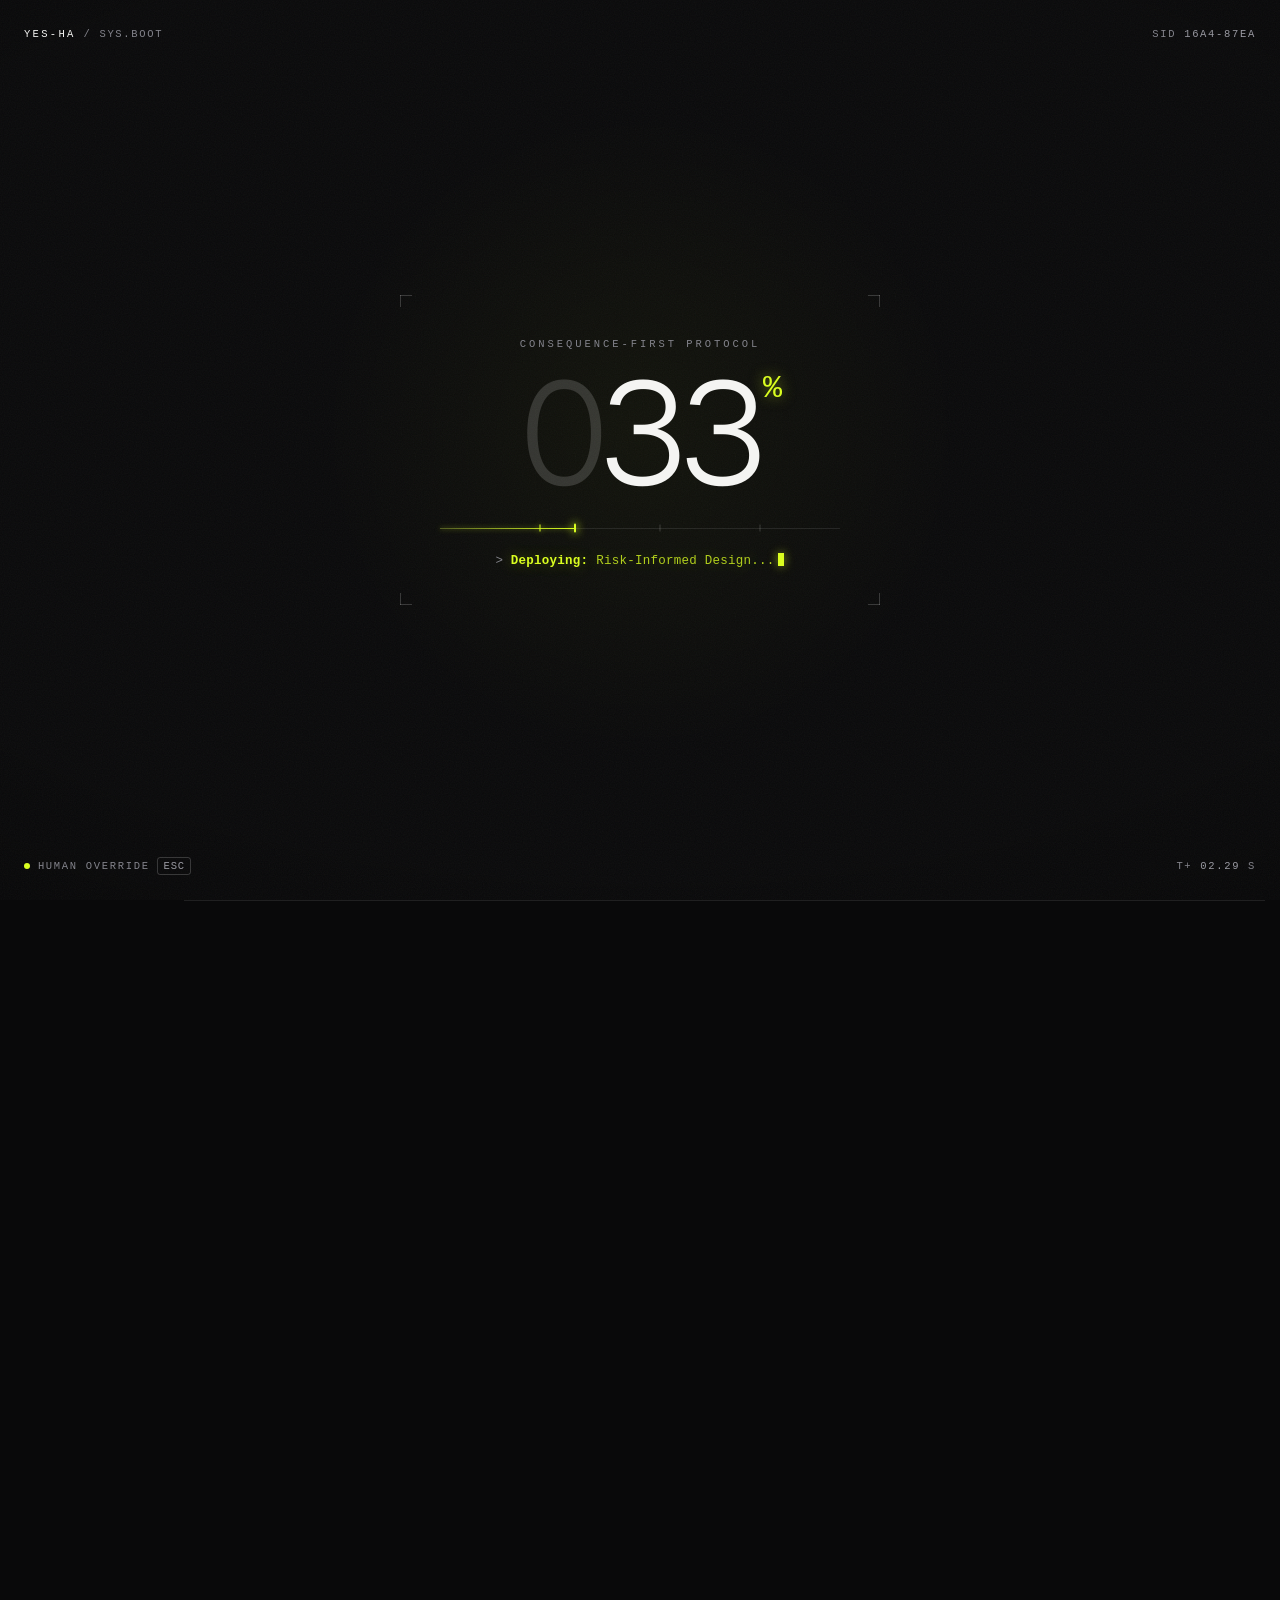
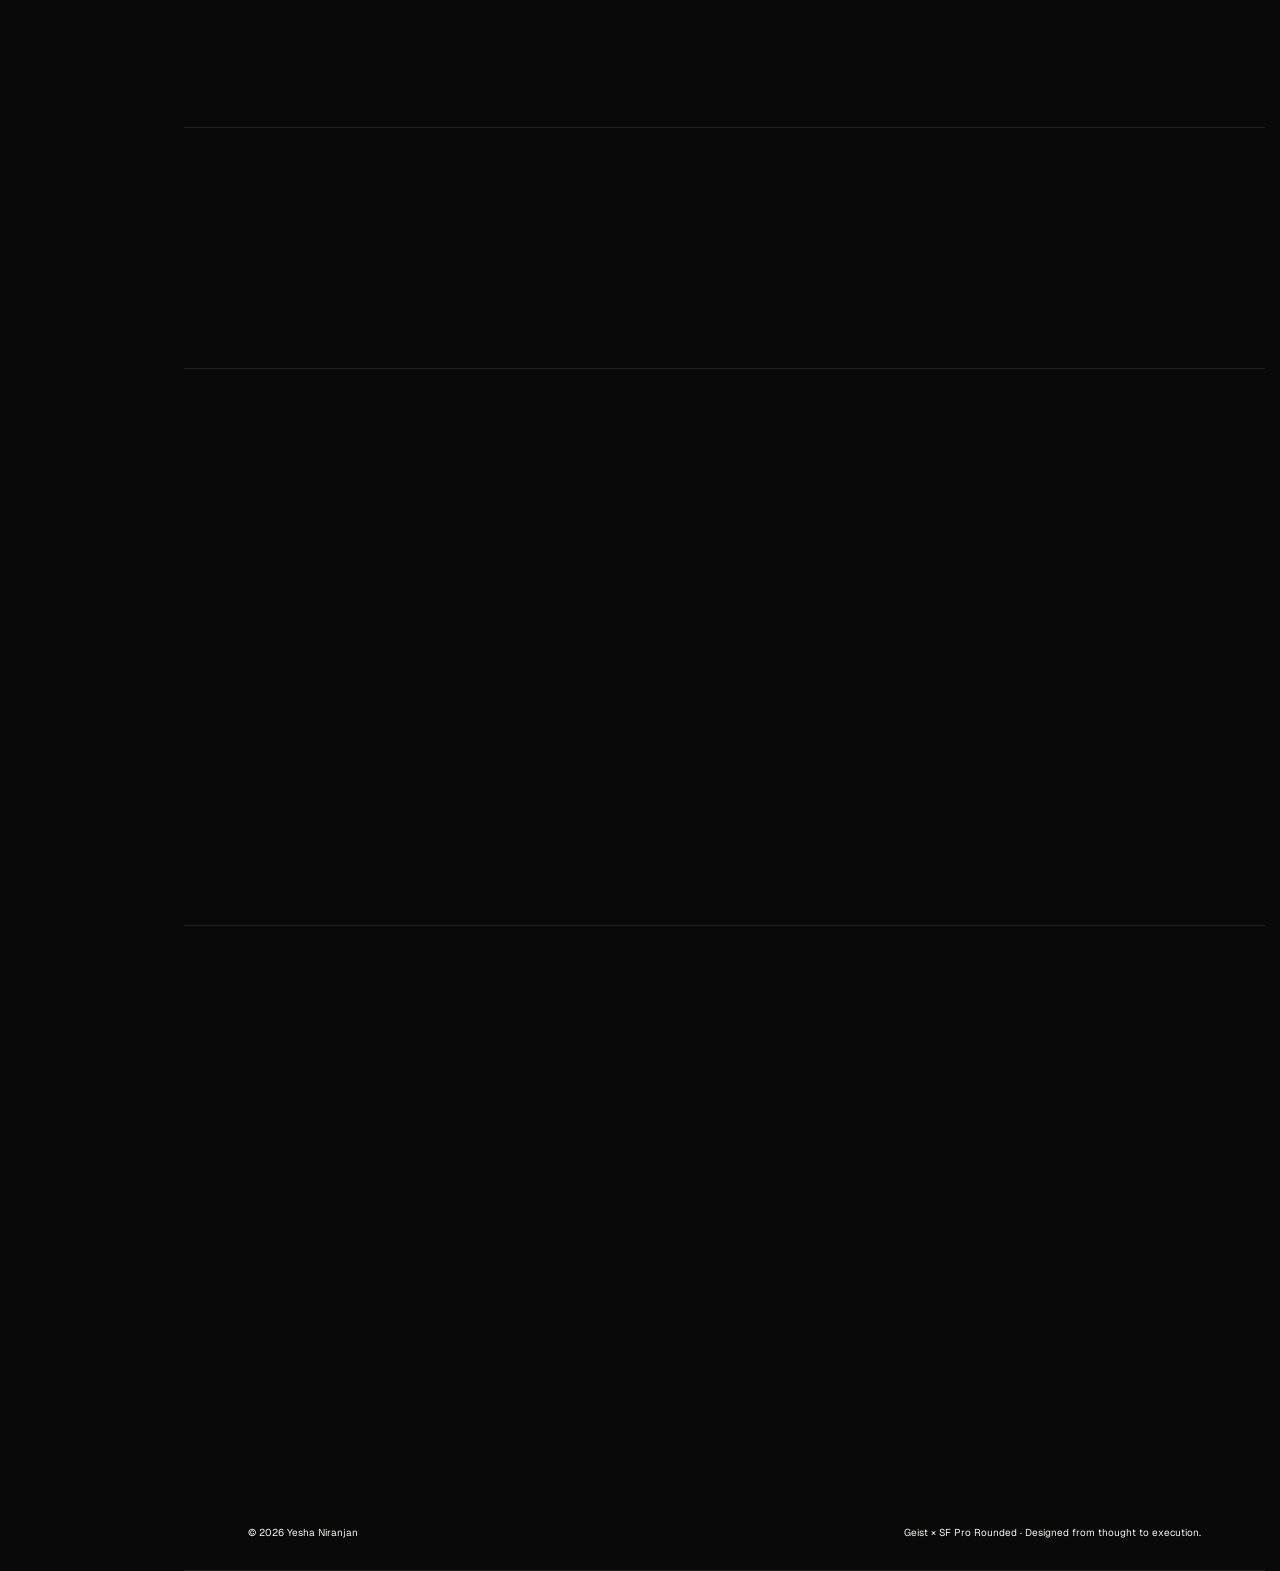
<file: index.html>
<!DOCTYPE html>
<html lang="en">
<head>
  <meta charset="UTF-8" />
  <meta name="viewport" content="width=device-width, initial-scale=1.0" />
  <title>Yesha Niranjan — Product Designer</title>
<meta name="author" content="Yesha Niranjan">
<link rel="canonical" href="https://yesha-design-website.vercel.app/">
<link rel="icon" href="assets/images/favicon.svg" type="image/svg+xml">
<link rel="apple-touch-icon" href="assets/images/apple-touch-icon.png">
<link rel="manifest" href="site.webmanifest">
<meta property="og:type" content="website">
<meta property="og:site_name" content="Yesha Niranjan">
<meta property="og:title" content="Yesha Niranjan — Product Designer">
<meta property="og:description" content="Product designer working across AI, enterprise systems, fintech, healthcare and emerging interfaces. Selected work, experiments and writing.">
<meta property="og:url" content="https://yesha-design-website.vercel.app/">
<meta property="og:image" content="https://yesha-design-website.vercel.app/assets/images/og-cover.png">
<meta property="og:image:width" content="1200">
<meta property="og:image:height" content="630">
<meta name="twitter:card" content="summary_large_image">
<meta name="twitter:title" content="Yesha Niranjan — Product Designer">
<meta name="twitter:description" content="Product designer working across AI, enterprise systems, fintech, healthcare and emerging interfaces. Selected work, experiments and writing.">
<meta name="twitter:image" content="https://yesha-design-website.vercel.app/assets/images/og-cover.png">
<noscript></noscript>
<script type="application/ld+json">{
  "@context": "https://schema.org",
  "@type": "Person",
  "name": "Yesha Niranjan",
  "url": "https://yesha-design-website.vercel.app",
  "jobTitle": "Product Designer",
  "email": "mailto:niranjan.yesha@gmail.com",
  "address": {
    "@type": "PostalAddress",
    "addressRegion": "CA",
    "addressCountry": "US"
  },
  "sameAs": [
    "https://www.linkedin.com/in/yesha-niranjan/",
    "https://www.behance.net/yeshaniranjan"
  ],
  "knowsAbout": [
    "Product Design",
    "AI Interfaces",
    "Design Systems",
    "UX Research",
    "Fintech",
    "EdTech",
    "Mixed Reality"
  ]
}</script>
<meta name="theme-color" content="#09090a">
<meta name="description" content="Product designer working across AI, enterprise systems, fintech, healthcare and emerging interfaces. Selected work, experiments and writing.">
<meta property="og:site_name" content="Yesha Niranjan">
<link rel="preconnect" href="https://fonts.googleapis.com">
<link rel="preconnect" href="https://fonts.gstatic.com" crossorigin>
<link rel="preload" as="style" href="https://fonts.googleapis.com/css2?family=Geist:wght@300;400;500;600;700&display=swap">
<link rel="stylesheet" href="https://fonts.googleapis.com/css2?family=Geist:wght@300;400;500;600;700&display=swap" media="print" onload="this.media='all'">
<noscript><link rel="stylesheet" href="https://fonts.googleapis.com/css2?family=Geist:wght@300;400;500;600;700&display=swap"></noscript>
<!-- Preloader gate: must run before first paint, so it is the one inline script.
     Plays the boot sequence on every direct arrival at the home page (typed URL, bookmark,
     outside link, refresh). Skips when coming from another page of this site, on back/forward,
     and under reduced motion. ?boot forces it. See assets/js/preloader.js -->
<script>(function(r){try{if(!/[?&]boot(=|&|$)/.test(location.search)){if(matchMedia('(prefers-reduced-motion: reduce)').matches)return;var n=performance.getEntriesByType('navigation')[0],t=n?n.type:'navigate';if(t==='back_forward')return;if(t!=='reload'&&document.referrer&&new URL(document.referrer).origin===location.origin)return}r.classList.add('yn-pl-on','yn-pl-lock');setTimeout(function(){if(!window.ynPreloaderDone)r.classList.remove('yn-pl-on','yn-pl-lock')},15000)}catch(e){}})(document.documentElement);</script>
<link rel="stylesheet" href="assets/css/tokens.css">
<link rel="stylesheet" href="assets/css/base.css">
<link rel="stylesheet" href="assets/css/home.css">
<script type="application/ld+json">{
  "@context": "https://schema.org",
  "@type": "Person",
  "name": "Yesha Niranjan",
  "url": "https://yesha-design-website.vercel.app",
  "jobTitle": "Product Designer",
  "email": "mailto:niranjan.yesha@gmail.com",
  "address": {
    "@type": "PostalAddress",
    "addressRegion": "CA",
    "addressCountry": "US"
  },
  "sameAs": [
    "https://www.linkedin.com/in/yesha-niranjan/",
    "https://www.behance.net/yeshaniranjan"
  ],
  "knowsAbout": [
    "Product Design",
    "AI Interfaces",
    "Design Systems",
    "UX Research",
    "Fintech",
    "EdTech",
    "Mixed Reality"
  ]
}</script>
</head>
<body>
<a class="skip-link" href="#main">Skip to content</a>
<div id="yn-preloader" class="yn-pl"></div>
<div class="progress-bar" role="presentation"></div>

  <!-- ================= MASTER SIDEBAR ================= -->
  <aside class="master-sidebar" aria-label="Primary navigation">
    <a class="master-logo" href="index.html" aria-label="Yesha Niranjan — Home">YES-HA</a>
    <nav class="master-nav">
      <a class="active" href="index.html">Home</a>
      <a href="work.html">Works</a>
      <a href="playground.html">Playground</a>
      <a href="hot-takes.html">Hot Takes</a>
      <a href="about.html">About</a>
      <a href="connect.html">Connect</a>
    </nav>
    <div class="master-context">Product Design<br>AI · Systems · Emerging UI</div>
  </aside>

  <!-- ================= MASTER MOBILE NAV ================= -->
  <header class="mobile-bar">
    <a class="mobile-logo" href="index.html">YES-HA</a>
    <button class="mobile-menu-btn" type="button" data-mobile-menu aria-expanded="false" aria-controls="mobilePanel">Menu</button>
  </header>
  <div class="mobile-panel" id="mobilePanel" data-mobile-panel>
    <a href="index.html">Home</a>
    <a href="work.html">Works</a>
    <a href="playground.html">Playground</a>
    <a href="hot-takes.html">Hot Takes</a>
    <a href="about.html">About</a>
    <a href="connect.html">Connect</a>
    <div class="mobile-context">Product Design · AI · Systems · Emerging UI</div>
  </div>

  <main id="main" class="main">

    <!-- ================= HERO ================= -->
    <section class="hero section" aria-labelledby="hero-title">
      <div class="content hero-inner">
        <div class="hero-copy-column" data-reveal>
          <div class="eyebrow"><span class="eyebrow-dot"></span>Product Designer · AI Practitioner · Systems Thinker</div>
          <h1 id="hero-title">Designing the path from thought to <span class="accent-word">execution</span></h1>
          <p class="hero-copy">I turn ambiguous problems into systems people can understand, trust, and act on — across AI, enterprise products, fintech, healthcare, and emerging interfaces.</p>

          <div class="hero-actions">
            <a class="btn btn-primary" href="#selected-work">View selected work <span class="arrow">↗</span></a>
            <a class="btn" href="about.html">About me <span class="arrow">→</span></a>
          </div>
          <p class="hero-note">Bay Area · Designing across AI, fintech, healthcare & enterprise systems</p>
        </div>

        <div class="hero-visual hero-video" data-reveal>
          <video class="hero-reel" data-reel muted loop playsinline preload="none" width="1080" height="1080"
                 data-poster="assets/animations/portrait-reel-poster.jpg"
                 aria-label="Animated portrait of Yesha Niranjan, drawn from line art to full colour">
            <source src="assets/animations/portrait-reel.webm" type="video/webm">
            <source src="assets/animations/portrait-reel.mp4" type="video/mp4">
          </video>
          <button class="reel-toggle" type="button" data-reel-toggle hidden>Play</button>
        </div>
      </div>
      <div class="scroll-cue">Scroll to explore</div>
    </section>

    <!-- ================= SELECTED WORK ================= -->
    <section class="section" id="selected-work" aria-labelledby="work-title">
      <div class="content section-inner">
        <div class="section-head" data-reveal>
          <div>
            <div class="section-kicker">Selected Work</div>
            <h2 class="section-title" id="work-title">Real problems.<br />Measurable outcomes.</h2>
          </div>
          <a class="text-link" href="work.html">See all work <span>→</span></a>
        </div>

        <div class="work-grid">
          <a class="project-card project-1" href="lucid.html" data-tilt data-reveal>
            <div class="project-copy">
              <div class="project-index">01 · Lucid Finance</div>
              <h3 class="project-title">Designing Trust Into an AI-Powered Finance Platform</h3>
              <p class="project-desc">Turning a fragmented set of financial features into one coherent product — with a human-controlled AI budgeting model and a design system that scaled the decisions.</p>
              <div class="tag-row">
                <span class="meta-pill">AI-Native Fintech</span>
                <span class="meta-pill">Human-in-the-Loop AI</span>
                <span class="meta-pill">Lead Product Design</span>
              </div>
              <div class="metrics">
                <div class="metric"><strong>200+</strong><span>Screens &amp; States</span></div>
                <div class="metric"><strong>~40%</strong><span>Faster Handoff</span></div>
                <div class="metric"><strong>2</strong><span>Themes</span></div>
              </div>
            </div>
            <div class="project-art" aria-hidden="true">
              <div class="project-art-board">
                <img src="assets/images/img-lucid.png" alt="" loading="lazy" style="width:100%;height:100%;object-fit:cover;display:block;">
              </div>
              <span class="project-arrow">↗</span>
            </div>
          </a>

          <a class="project-card project-2" href="navigator.html" data-tilt data-reveal>
            <div class="project-copy">
              <div class="project-index">02 · Navigator + Sensei</div>
              <h3 class="project-title">I Came to Fix UI. I Stayed to Redesign Thinking.</h3>
              <p class="project-desc">What began as a UI cleanup became an 18-month redesign of how teachers, students, mentors, and operations teams turn data into action.</p>
              <div class="tag-row">
                <span class="meta-pill">Enterprise EdTech</span>
                <span class="meta-pill">Product Strategy</span>
                <span class="meta-pill">AI</span>
              </div>
              <div class="metrics">
                <div class="metric"><strong>+25%</strong><span>Teacher engagement</span></div>
                <div class="metric"><strong>~70%</strong><span>Fewer ops tickets</span></div>
                <div class="metric"><strong>4</strong><span>Products spawned</span></div>
              </div>
            </div>
            <div class="project-art" aria-hidden="true">
              <div class="project-art-board">
                <div class="mock-top"><i></i><i></i><i></i></div>
                <div class="mock-grid">
                  <div class="mock-side"><b></b><b></b><b></b></div>
                  <div class="mock-main">
                    <div class="mock-panel"><b></b></div>
                    <div class="mock-panel accent"><b></b></div>
                    <div class="mock-panel wide"><b></b></div>
                  </div>
                </div>
              </div>
              <span class="project-arrow">↗</span>
            </div>
          </a>

          <a class="project-card project-3" href="philips.html" data-tilt data-reveal>
            <div class="project-copy">
              <div class="project-index">03 · Philips / ProjectVue</div>
              <h3 class="project-title">The Intern Who Found the Gap</h3>
              <p class="project-desc">No predefined problem. No predefined user. Just a technology — and the responsibility to find where augmented reality could actually matter in healthcare.</p>
              <div class="tag-row">
                <span class="meta-pill">AR Healthcare</span>
                <span class="meta-pill">Research</span>
                <span class="meta-pill">Innovation</span>
              </div>
              <div class="metrics">
                <div class="metric"><strong>Patent</strong><span>Filed by Philips</span></div>
                <div class="metric"><strong>#1</strong><span>Innovation project</span></div>
                <div class="metric"><strong>6mo</strong><span>Extended engagement</span></div>
              </div>
            </div>
            <div class="project-art" aria-hidden="true">
              <div class="project-art-board"></div>
              <span class="project-arrow">↗</span>
            </div>
          </a>
        </div>
      </div>
    </section>

    <!-- ================= DAILY PRACTICE ================= -->
    <section class="section" aria-labelledby="practice-title">
      <div class="content section-inner">
        <div class="section-head" data-reveal>
          <div>
            <div class="section-kicker">The Daily Practice of Making</div>
            <h2 class="section-title" id="practice-title">Make the system<br />visible first.</h2>
          </div>
          <a class="text-link" href="about.html">See how I work <span>→</span></a>
        </div>

        <div class="decision-track" data-reveal aria-label="Decision path: if or, yes or no, outcome">
          <span class="decision-node first">IF / OR</span>
          <span class="decision-line"></span>
          <span class="decision-node">YES / NO</span>
          <span class="decision-line"></span>
          <span class="decision-node end">✓</span>
        </div>

        <div class="practice-grid">
          <div class="practice-visual" data-reveal>
            <div class="practice-map" aria-hidden="true">
              <svg viewBox="0 0 700 440" preserveAspectRatio="none">
                <defs>
                  <linearGradient id="g1" x1="0" x2="1">
                    <stop offset="0" stop-color="#ffffff" stop-opacity="0.07"/>
                    <stop offset=".7" stop-color="#dafe20" stop-opacity="0.58"/>
                    <stop offset="1" stop-color="#ffffff" stop-opacity="0.04"/>
                  </linearGradient>
                </defs>
                <path d="M45 316 C170 120 270 342 390 185 S 585 96 655 126" fill="none" stroke="rgba(255,255,255,.10)" stroke-width="1.3"/>
                <path d="M45 320 C165 260 240 375 350 303 S 520 218 650 236" fill="none" stroke="url(#g1)" stroke-width="1.5" stroke-dasharray="4 7"/>
                <circle cx="350" cy="303" r="5" fill="#f4f4f2"/>
                <circle cx="650" cy="236" r="7" fill="#dafe20" opacity=".9"/>
                <circle cx="650" cy="236" r="18" fill="#dafe20" opacity=".08"/>
              </svg>
            </div>
            <div class="practice-visual-copy"><strong>I don't start with screens.</strong>I start by figuring out what needs to become clear — then I prototype the logic, test the assumptions, and build the interface around what survives.</div>
          </div>

          <div class="practice-list" data-reveal>
            <div class="practice-item"><strong>Prototype with AI</strong><span>Turn uncertainty into something we can interact with.</span><i>→</i></div>
            <div class="practice-item"><strong>Human-Centered Testing</strong><span>Put assumptions in front of people early.</span><i>→</i></div>
            <div class="practice-item"><strong>Visualize, Explore, Evolve</strong><span>Make the system visible. Test the edges. Refine what survives.</span><i>→</i></div>
          </div>
        </div>
      </div>
    </section>

    <!-- ================= PLAYGROUND + HOT TAKES ================= -->
    <section class="section" aria-label="Playground and Hot Takes">
      <div class="content section-inner">
        <div class="split-grid">
          <div class="panel" data-reveal>
            <div class="panel-head">
              <div>
                <div class="section-kicker">Experiments / Prototypes</div>
                <h2 class="panel-title">Playground</h2>
              </div>
              <a class="text-link" href="playground.html">See all <span>→</span></a>
            </div>
            <div class="play-visuals">
              <a class="play-card" href="playground.html"><div class="play-label">Interfaces that explain themselves?<span>Interactive experiment</span></div></a>
              <a class="play-card" href="playground.html"><div class="play-label">Making data feel spatial.<span>Motion study</span></div></a>
            </div>
          </div>

          <div class="panel" data-reveal>
            <div class="panel-head">
              <div>
                <div class="section-kicker">Notes / Opinions</div>
                <h2 class="panel-title">Hot Takes</h2>
              </div>
              <a class="text-link" href="hot-takes.html">See all <span>→</span></a>
            </div>
            <div class="article-list">
              <a class="article" href="hot-takes.html">
                <div class="article-meta">AI · 04 MIN<br />MAY 2026</div>
                <h3>AI shouldn't make designers faster. It should change what we're capable of designing.</h3>
                <span class="arr">→</span>
              </a>
              <a class="article" href="hot-takes.html">
                <div class="article-meta">CRAFT · 05 MIN<br />APR 2026</div>
                <h3>Vibe coding won't replace product thinking — it exposes whether you had any.</h3>
                <span class="arr">→</span>
              </a>
              <a class="article" href="hot-takes.html">
                <div class="article-meta">SYSTEMS · 06 MIN<br />APR 2026</div>
                <h3>The next UX frontier isn't pixels. It's adaptive experiences.</h3>
                <span class="arr">→</span>
              </a>
            </div>
          </div>
        </div>
      </div>
    </section>

    <!-- ================= WHY DO IT ================= -->
    <section class="section" aria-labelledby="method-title">
      <h2 class="sr-only" id="method-title">Why Do It — design method</h2>
      <div class="content method-strip">
        <div class="method-block" data-reveal>
          <div class="method-number">01</div><div class="method-symbol">⌁</div>
          <h3>Why</h3><p>Visualize the possibility. See beyond the obvious problem.</p>
        </div>
        <div class="method-block" data-reveal>
          <div class="method-number">02</div><div class="method-symbol">◌</div>
          <h3>Do</h3><p>Test different paths. Learn, prototype, challenge, iterate.</p>
        </div>
        <div class="method-block" data-reveal>
          <div class="method-number">03</div><div class="method-symbol">↗</div>
          <h3>It</h3><p>Put it into the world. Ship. Measure. Improve.</p>
        </div>
      </div>
    </section>

    <!-- ================= ABOUT PREVIEW ================= -->
    <section class="section" aria-labelledby="about-preview-title">
      <div class="content section-inner about-preview">
        <div data-reveal><div class="section-kicker">A little about me</div></div>
        <div data-reveal>
          <h2 id="about-preview-title">I like problems that don't arrive neatly packaged.</h2>
          <div class="about-preview-copy">
            <p>I'm a product designer working across systems, AI, and human behavior. I'm most useful when the problem is still ambiguous, the workflows are complicated, and design needs to create clarity before it creates screens.</p>
            <a class="btn" href="about.html">More about me <span class="arrow">↗</span></a>
          </div>
        </div>
      </div>
    </section>

    <!-- ================= CONNECT CTA ================= -->
    <section class="section">
      <div class="content cta-wrap">
        <div class="cta-card" data-reveal>
          <div>
            <div class="cta-kicker">Open to thoughtful opportunities</div>
            <h2>Have an interesting problem?</h2>
            <p>I'm open to product roles, thoughtful collaborations, and teams working on problems where design can shape more than the interface.</p>
          </div>
          <div class="cta-action"><a class="btn btn-primary" href="connect.html">Let's talk <span class="arrow">↗</span></a></div>
        </div>
      </div>
      <footer class="content footer"><span>© 2026 Yesha Niranjan</span><span>Geist × SF Pro Rounded · Designed from thought to execution.</span></footer>
    </section>
  </main>
<script src="assets/js/preloader.js" defer></script>
<script src="assets/js/site.js" defer></script>
<script src="assets/js/motion.js" defer></script>
</body>
</html>
</file>
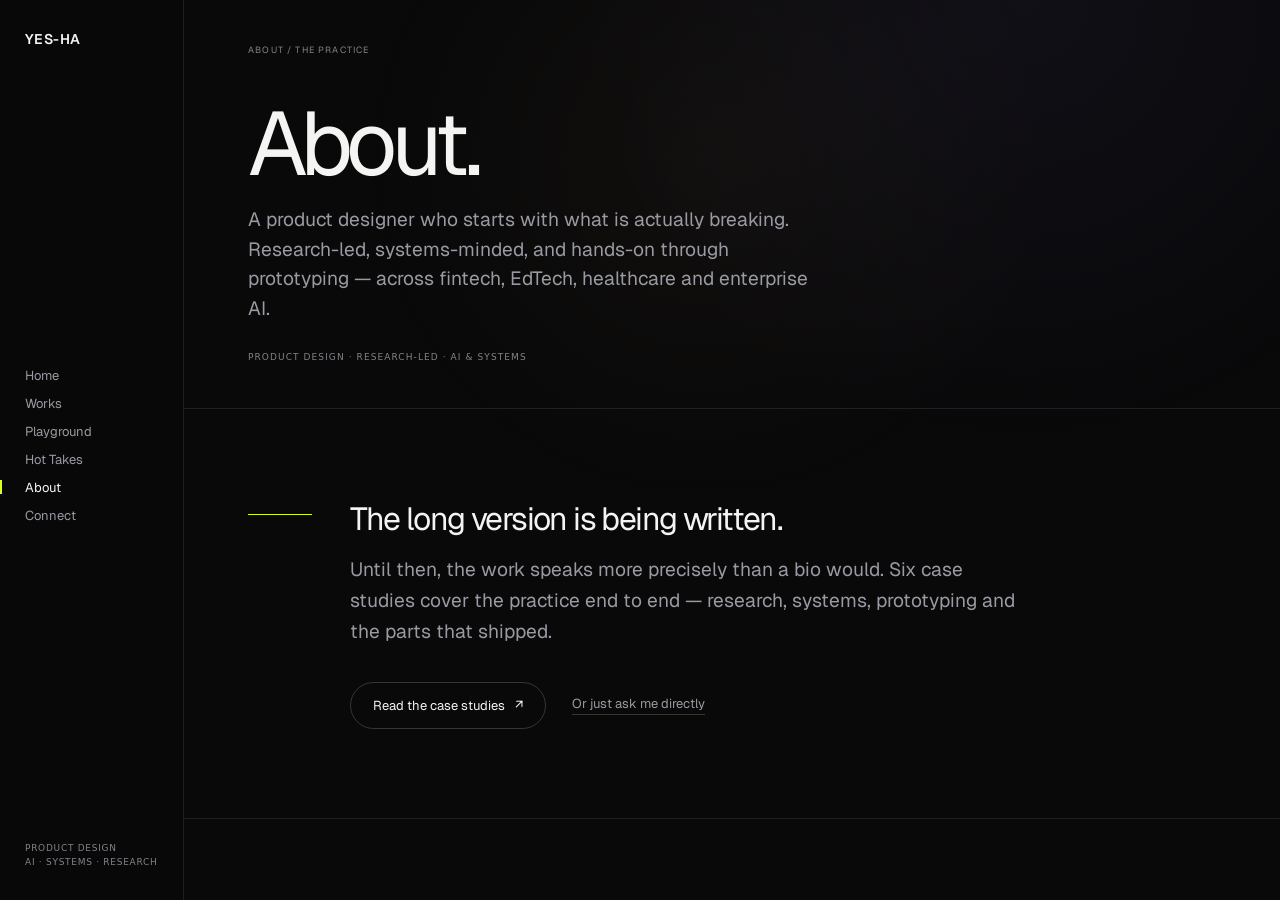
<file: about.html>
<!DOCTYPE html>
<html lang="en">
<head>
<meta charset="utf-8">
<meta name="viewport" content="width=device-width, initial-scale=1">
<title>About — Yesha Niranjan</title>
<meta name="theme-color" content="#09090a">
<meta name="author" content="Yesha Niranjan">
<meta name="description" content="Product designer with a research-led practice across AI, enterprise systems and emerging interfaces.">
<link rel="canonical" href="https://yesha-design-website.vercel.app/about">
<link rel="icon" href="assets/images/favicon.svg" type="image/svg+xml">
<link rel="apple-touch-icon" href="assets/images/apple-touch-icon.png">
<link rel="manifest" href="site.webmanifest">
<meta property="og:type" content="website">
<meta property="og:site_name" content="Yesha Niranjan">
<meta property="og:title" content="About — Yesha Niranjan">
<meta property="og:description" content="Product designer with a research-led practice across AI, enterprise systems and emerging interfaces.">
<meta property="og:url" content="https://yesha-design-website.vercel.app/about">
<meta property="og:image" content="https://yesha-design-website.vercel.app/assets/images/og-cover.png">
<meta property="og:image:width" content="1200">
<meta property="og:image:height" content="630">
<meta name="twitter:card" content="summary_large_image">
<meta name="twitter:title" content="About — Yesha Niranjan">
<meta name="twitter:description" content="Product designer with a research-led practice across AI, enterprise systems and emerging interfaces.">
<meta name="twitter:image" content="https://yesha-design-website.vercel.app/assets/images/og-cover.png">
<link rel="preconnect" href="https://fonts.googleapis.com">
<link rel="preconnect" href="https://fonts.gstatic.com" crossorigin>
<link rel="preload" as="style" href="https://fonts.googleapis.com/css2?family=Geist:wght@300;400;500;600;700&display=swap">
<link rel="stylesheet" href="https://fonts.googleapis.com/css2?family=Geist:wght@300;400;500;600;700&display=swap" media="print" onload="this.media='all'">
<noscript><link rel="stylesheet" href="https://fonts.googleapis.com/css2?family=Geist:wght@300;400;500;600;700&display=swap"></noscript>
<link rel="stylesheet" href="assets/css/tokens.css">
<link rel="stylesheet" href="assets/css/base.css">
<link rel="stylesheet" href="assets/css/pages.css">
</head>
<body>
<a class="skip-link" href="#main">Skip to content</a>
<div class="progress-bar" role="presentation"></div>
<aside class="master-sidebar" aria-label="Primary navigation">
  <a class="master-logo" href="index.html" aria-label="Yesha Niranjan — Home">YES-HA</a>
  <nav class="master-nav">
    <a href="index.html">Home</a>
    <a href="work.html">Works</a>
    <a href="playground.html">Playground</a>
    <a href="hot-takes.html">Hot Takes</a>
    <a href="about.html">About</a>
    <a href="connect.html">Connect</a>
  </nav>
  <div class="master-context">Product Design<br>AI · Systems · Research</div>
</aside>

<header class="mobile-bar">
  <a class="mobile-logo" href="index.html">YES-HA</a>
  <button class="mobile-menu-btn" type="button" data-mobile-menu aria-expanded="false" aria-controls="mobilePanel">Menu</button>
</header>
<nav class="mobile-panel" id="mobilePanel" data-mobile-panel aria-label="Mobile navigation">
  <a href="index.html">Home</a>
  <a href="work.html">Works</a>
  <a href="playground.html">Playground</a>
  <a href="hot-takes.html">Hot Takes</a>
  <a href="about.html">About</a>
  <a href="connect.html">Connect</a>
  <div class="mobile-context">Product Design · AI · Systems · Research</div>
</nav>
<main id="main" class="site-main page-shell">
  <section class="page-hero">
    <span class="page-kicker">About / The practice</span>
    <h1 class="page-title">About.</h1>
    <p class="page-sub">A product designer who starts with what is actually breaking. Research-led, systems-minded, and hands-on through prototyping — across fintech, EdTech, healthcare and enterprise AI.</p>
    <div class="page-meta">Product design · Research-led · AI &amp; systems</div>
  </section>
  <section class="soon" data-reveal>
    <div class="soon-rule"></div>
    <div class="soon-copy">
      <h2>The long version is being written.</h2>
      <p>Until then, the work speaks more precisely than a bio would. Six case studies cover the practice end to end — research, systems, prototyping and the parts that shipped.</p>
      <div class="soon-actions">
        <a class="work-cta" href="work.html">Read the case studies <span aria-hidden="true">&#8599;</span></a>
        <a class="soon-link" href="connect.html">Or just ask me directly</a>
      </div>
    </div>
  </section>

</main>
<script src="assets/js/site.js" defer></script>
<script src="assets/js/motion.js" defer></script>
</body>
</html>
</file>
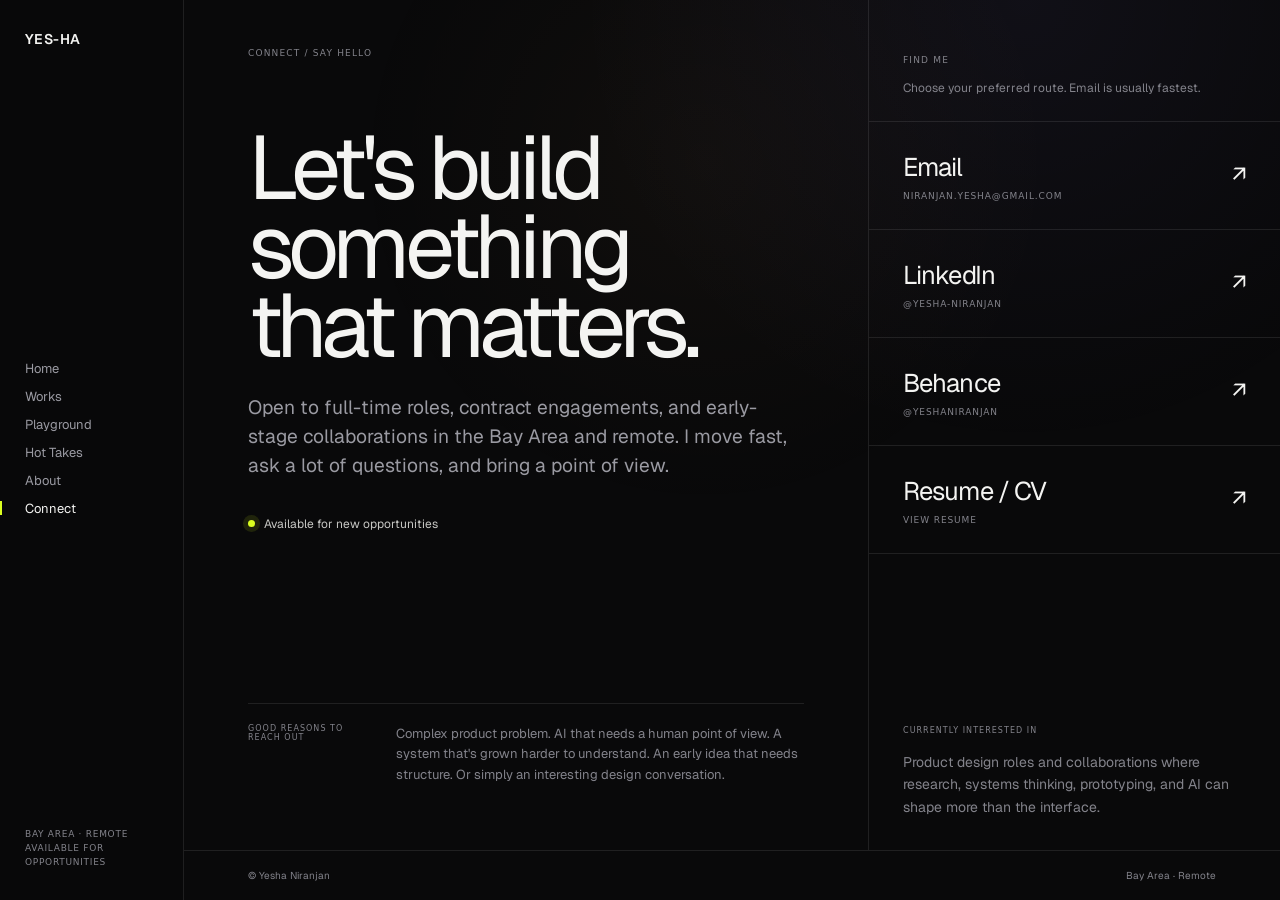
<file: connect.html>
<!DOCTYPE html>
<html lang="en">
<head>
<meta charset="UTF-8"><meta name="viewport" content="width=device-width,initial-scale=1">
<title>Connect — Yesha Niranjan</title>
<meta name="author" content="Yesha Niranjan">
<link rel="canonical" href="https://yesha-design-website.vercel.app/connect">
<link rel="icon" href="assets/images/favicon.svg" type="image/svg+xml">
<link rel="apple-touch-icon" href="assets/images/apple-touch-icon.png">
<link rel="manifest" href="site.webmanifest">
<meta property="og:type" content="website">
<meta property="og:site_name" content="Yesha Niranjan">
<meta property="og:title" content="Connect — Yesha Niranjan">
<meta property="og:description" content="Open to full-time roles, contract engagements and early-stage collaborations. Bay Area and remote.">
<meta property="og:url" content="https://yesha-design-website.vercel.app/connect">
<meta property="og:image" content="https://yesha-design-website.vercel.app/assets/images/og-cover.png">
<meta property="og:image:width" content="1200">
<meta property="og:image:height" content="630">
<meta name="twitter:card" content="summary_large_image">
<meta name="twitter:title" content="Connect — Yesha Niranjan">
<meta name="twitter:description" content="Open to full-time roles, contract engagements and early-stage collaborations. Bay Area and remote.">
<meta name="twitter:image" content="https://yesha-design-website.vercel.app/assets/images/og-cover.png">
<noscript></noscript>
<meta name="theme-color" content="#09090a">
<meta name="description" content="Open to full-time roles, contract engagements and early-stage collaborations. Bay Area and remote.">
<meta property="og:site_name" content="Yesha Niranjan">
<link rel="preconnect" href="https://fonts.googleapis.com">
<link rel="preconnect" href="https://fonts.gstatic.com" crossorigin>
<link rel="preload" as="style" href="https://fonts.googleapis.com/css2?family=Geist:wght@300;400;500;600;700&display=swap">
<link rel="stylesheet" href="https://fonts.googleapis.com/css2?family=Geist:wght@300;400;500;600;700&display=swap" media="print" onload="this.media='all'">
<noscript><link rel="stylesheet" href="https://fonts.googleapis.com/css2?family=Geist:wght@300;400;500;600;700&display=swap"></noscript>
<link rel="stylesheet" href="assets/css/tokens.css">
<link rel="stylesheet" href="assets/css/base.css">
<link rel="stylesheet" href="assets/css/pages.css">
<link rel="stylesheet" href="assets/css/connect.css">
</head>
<body>
<a class="skip-link" href="#main">Skip to content</a>
<div class="progress-bar" role="presentation"></div>
  <aside class="master-sidebar" aria-label="Primary navigation">
    <a class="master-logo" href="index.html" aria-label="Yesha Niranjan — Home">YES-HA</a>
    <nav class="master-nav">
      <a href="index.html">Home</a>
      <a href="work.html">Works</a>
      <a href="playground.html">Playground</a>
      <a href="hot-takes.html">Hot Takes</a>
      <a href="about.html">About</a>
      <a class="active" href="connect.html">Connect</a>
    </nav>
    <div class="master-context">Bay Area · Remote<br>Available for opportunities</div>
  </aside>

  <header class="mobile-bar">
    <a class="mobile-logo" href="index.html">YES-HA</a>
    <button class="mobile-menu-btn" type="button" data-mobile-menu aria-expanded="false" aria-controls="mobilePanel">Menu</button>
  </header>
  <div class="mobile-panel" id="mobilePanel" data-mobile-panel>
      <a href="index.html">Home</a>
      <a href="work.html">Works</a>
      <a href="playground.html">Playground</a>
      <a href="hot-takes.html">Hot Takes</a>
      <a href="about.html">About</a>
      <a href="connect.html">Connect</a>
    <div class="mobile-context">Bay Area · Remote · Available for opportunities</div>
  </div>
<main id="main" class="site-main">
<section class="hero">
<div class="left">
<div>
<div class="eyebrow reveal">Connect / Say hello</div>
<h1 class="reveal d1">Let's build<br>something<br>that matters.</h1>
<p class="sub reveal d2">Open to full-time roles, contract engagements, and early-stage collaborations in the Bay Area and remote. I move fast, ask a lot of questions, and bring a point of view.</p>
<div class="avail reveal d3"><span class="dot"></span>Available for new opportunities</div>
</div>
<div class="note reveal d3"><span class="label">Good reasons to reach out</span><p>Complex product problem. AI that needs a human point of view. A system that's grown harder to understand. An early idea that needs structure. Or simply an interesting design conversation.</p></div>
</div>
<div class="right">
<div class="right-head"><span class="eyebrow">Find me</span><p>Choose your preferred route. Email is usually fastest.</p></div>
<a class="link" href="mailto:niranjan.yesha@gmail.com"><div><div class="link-name">Email</div><div class="small">niranjan.yesha@gmail.com</div></div><span class="arrow">↗</span></a>
<a class="link" href="https://www.linkedin.com/in/yesha-niranjan/" target="_blank" rel="noopener"><div><div class="link-name">LinkedIn</div><div class="small">@yesha-niranjan</div></div><span class="arrow">↗</span></a>
<a class="link" href="https://www.behance.net/yeshaniranjan" target="_blank" rel="noopener"><div><div class="link-name">Behance</div><div class="small">@yeshaniranjan</div></div><span class="arrow">↗</span></a>
<a class="link" href="https://drive.google.com/file/d/1q6hQW9Sgt5R0IwMWVZdZEZHI0EY9b0ou/view?usp=sharing" target="_blank" rel="noopener"><div><div class="link-name">Resume / CV</div><div class="small">View resume</div></div><span class="arrow">↗</span></a>
<div class="prompt"><span class="label">Currently interested in</span><p>Product design roles and collaborations where research, systems thinking, prototyping, and AI can shape more than the interface.</p></div>
</div>
</section>
<footer class="bottom"><span>© Yesha Niranjan</span><span>Bay Area · Remote</span></footer>
</main>
<script src="assets/js/site.js" defer></script>
<script src="assets/js/motion.js" defer></script>
</body></html>
</file>
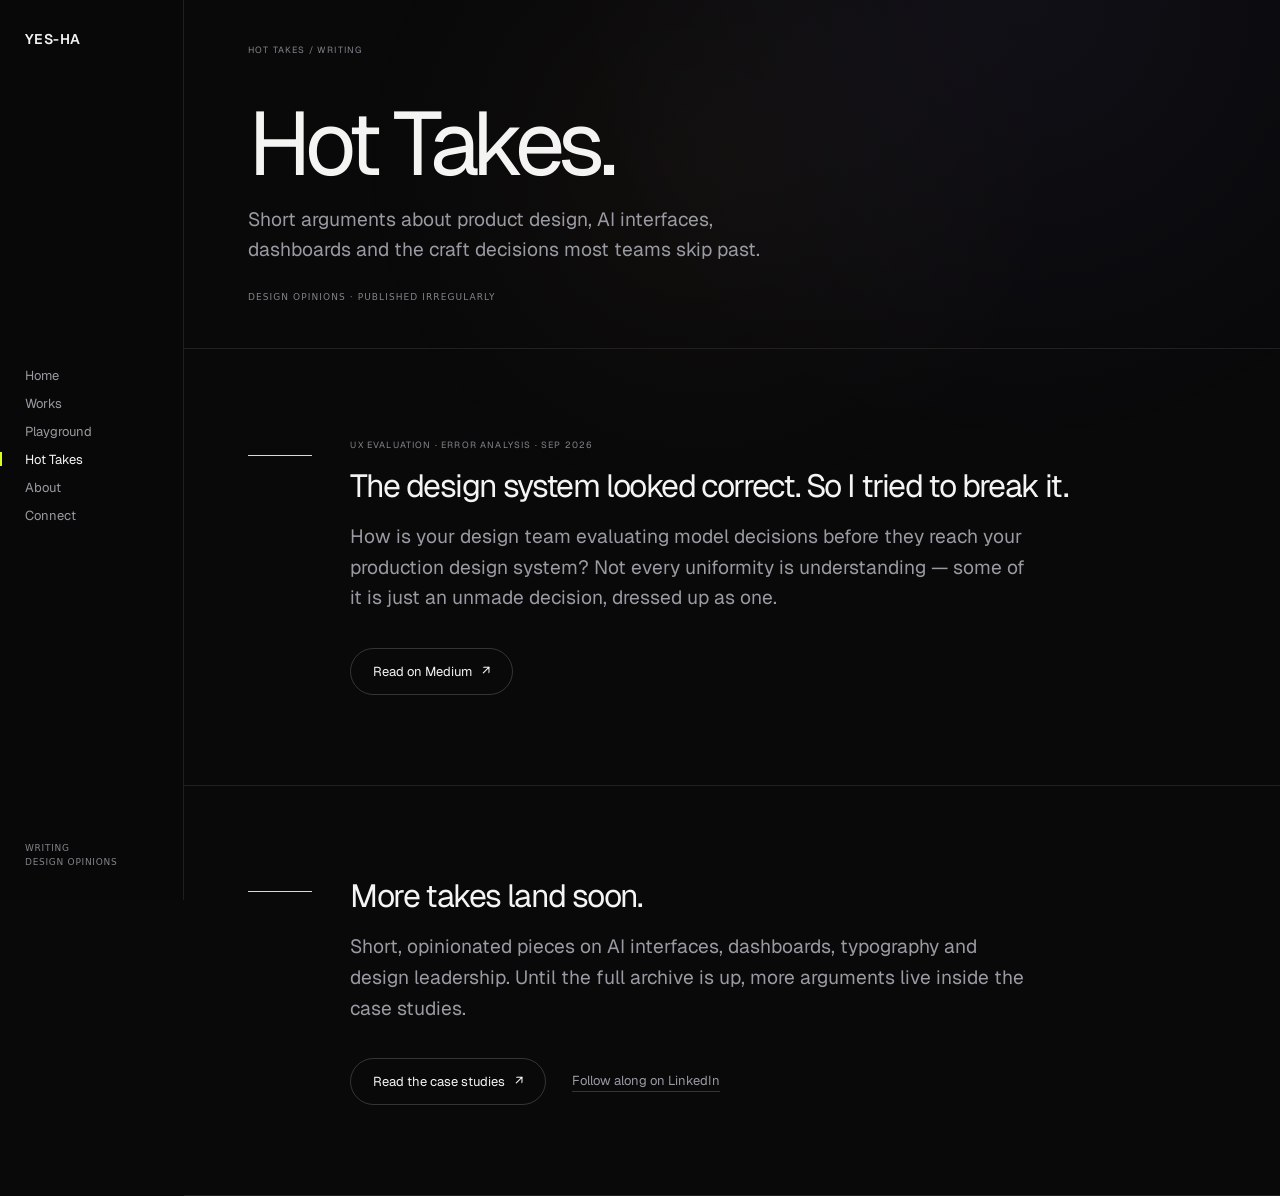
<file: hot-takes.html>
<!DOCTYPE html>
<html lang="en">
<head>
<meta charset="utf-8">
<meta name="viewport" content="width=device-width, initial-scale=1">
<title>Hot Takes — Yesha Niranjan</title>
<meta name="theme-color" content="#09090a">
<meta name="author" content="Yesha Niranjan">
<meta name="description" content="Short, opinionated writing on product design, AI interfaces, design systems and craft.">
<link rel="canonical" href="https://yesha-design-website.vercel.app/hot-takes">
<link rel="icon" href="assets/images/favicon.svg" type="image/svg+xml">
<link rel="apple-touch-icon" href="assets/images/apple-touch-icon.png">
<link rel="manifest" href="site.webmanifest">
<meta property="og:type" content="website">
<meta property="og:site_name" content="Yesha Niranjan">
<meta property="og:title" content="Hot Takes — Yesha Niranjan">
<meta property="og:description" content="Short, opinionated writing on product design, AI interfaces, design systems and craft.">
<meta property="og:url" content="https://yesha-design-website.vercel.app/hot-takes">
<meta property="og:image" content="https://yesha-design-website.vercel.app/assets/images/og-cover.png">
<meta property="og:image:width" content="1200">
<meta property="og:image:height" content="630">
<meta name="twitter:card" content="summary_large_image">
<meta name="twitter:title" content="Hot Takes — Yesha Niranjan">
<meta name="twitter:description" content="Short, opinionated writing on product design, AI interfaces, design systems and craft.">
<meta name="twitter:image" content="https://yesha-design-website.vercel.app/assets/images/og-cover.png">
<link rel="preconnect" href="https://fonts.googleapis.com">
<link rel="preconnect" href="https://fonts.gstatic.com" crossorigin>
<link rel="preload" as="style" href="https://fonts.googleapis.com/css2?family=Geist:wght@300;400;500;600;700&display=swap">
<link rel="stylesheet" href="https://fonts.googleapis.com/css2?family=Geist:wght@300;400;500;600;700&display=swap" media="print" onload="this.media='all'">
<noscript><link rel="stylesheet" href="https://fonts.googleapis.com/css2?family=Geist:wght@300;400;500;600;700&display=swap"></noscript>
<link rel="stylesheet" href="assets/css/tokens.css">
<link rel="stylesheet" href="assets/css/base.css">
<link rel="stylesheet" href="assets/css/pages.css">
</head>
<body>
<a class="skip-link" href="#main">Skip to content</a>
<div class="progress-bar" role="presentation"></div>
<aside class="master-sidebar" aria-label="Primary navigation">
  <a class="master-logo" href="index.html" aria-label="Yesha Niranjan — Home">YES-HA</a>
  <nav class="master-nav">
    <a href="index.html">Home</a>
    <a href="work.html">Works</a>
    <a href="playground.html">Playground</a>
    <a href="hot-takes.html">Hot Takes</a>
    <a href="about.html">About</a>
    <a href="connect.html">Connect</a>
  </nav>
  <div class="master-context">Writing<br>Design opinions</div>
</aside>

<header class="mobile-bar">
  <a class="mobile-logo" href="index.html">YES-HA</a>
  <button class="mobile-menu-btn" type="button" data-mobile-menu aria-expanded="false" aria-controls="mobilePanel">Menu</button>
</header>
<nav class="mobile-panel" id="mobilePanel" data-mobile-panel aria-label="Mobile navigation">
  <a href="index.html">Home</a>
  <a href="work.html">Works</a>
  <a href="playground.html">Playground</a>
  <a href="hot-takes.html">Hot Takes</a>
  <a href="about.html">About</a>
  <a href="connect.html">Connect</a>
  <div class="mobile-context">Writing · Design opinions</div>
</nav>
<main id="main" class="site-main page-shell">
  <section class="page-hero">
    <span class="page-kicker">Hot Takes / Writing</span>
    <h1 class="page-title">Hot Takes.</h1>
    <p class="page-sub">Short arguments about product design, AI interfaces, dashboards and the craft decisions most teams skip past.</p>
    <div class="page-meta">Design opinions · Published irregularly</div>
  </section>
  <section class="soon" data-reveal>
    <div class="soon-rule"></div>
    <div class="soon-copy">
      <span class="page-kicker" style="display:block;margin-bottom:14px">UX Evaluation · Error Analysis · Sep 2026</span>
      <h2>The design system looked correct. So I tried to break it.</h2>
      <p>How is your design team evaluating model decisions before they reach your production design system? Not every uniformity is understanding &mdash; some of it is just an unmade decision, dressed up as one.</p>
      <div class="soon-actions">
        <a class="work-cta" href="https://medium.com/@yeshaniranjan/the-design-system-looked-correct-so-i-tried-to-break-it-143730f79142" target="_blank" rel="noopener">Read on Medium <span aria-hidden="true">&#8599;</span></a>
      </div>
    </div>
  </section>
  <section class="soon" data-reveal>
    <div class="soon-rule"></div>
    <div class="soon-copy">
      <h2>More takes land soon.</h2>
      <p>Short, opinionated pieces on AI interfaces, dashboards, typography and design leadership. Until the full archive is up, more arguments live inside the case studies.</p>
      <div class="soon-actions">
        <a class="work-cta" href="work.html">Read the case studies <span aria-hidden="true">&#8599;</span></a>
        <a class="soon-link" href="https://www.linkedin.com/in/yesha-niranjan/" target="_blank" rel="noopener">Follow along on LinkedIn</a>
      </div>
    </div>
  </section>

</main>
<script src="assets/js/site.js" defer></script>
<script src="assets/js/motion.js" defer></script>
</body>
</html>
</file>
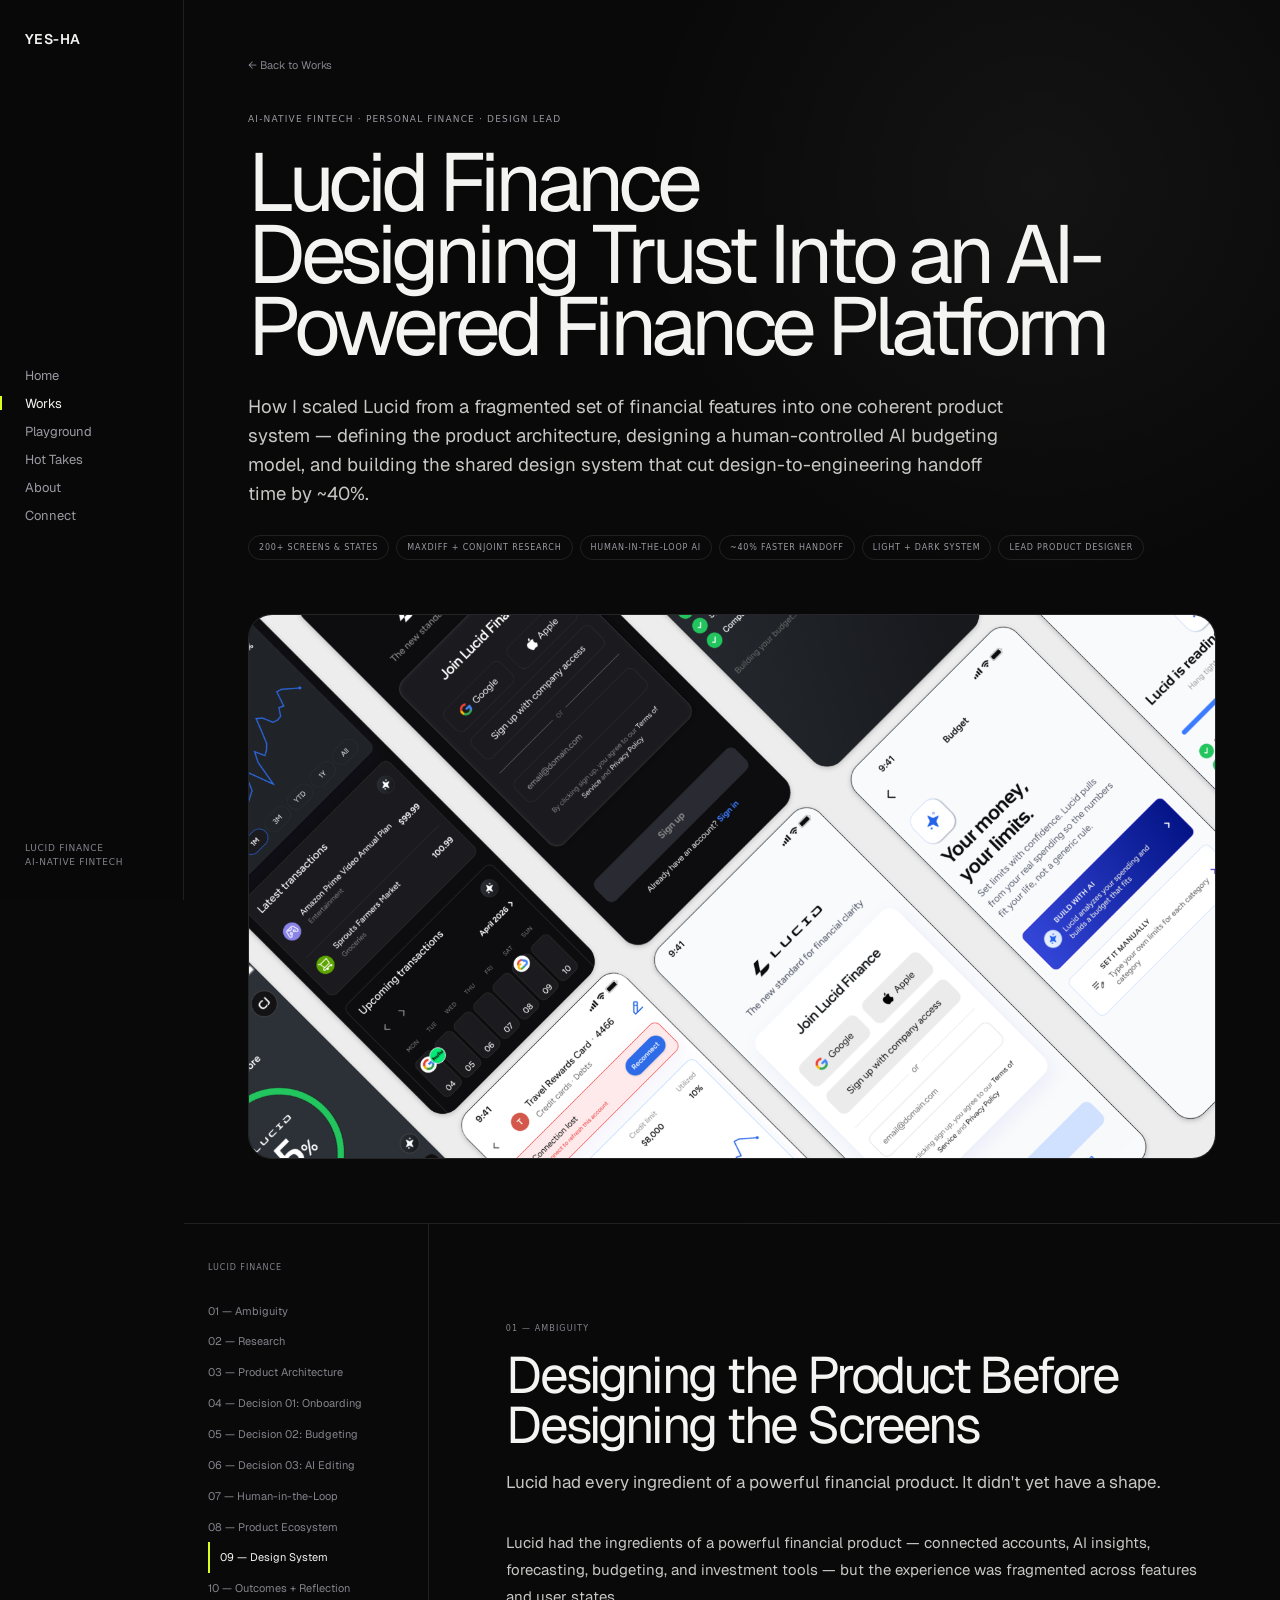
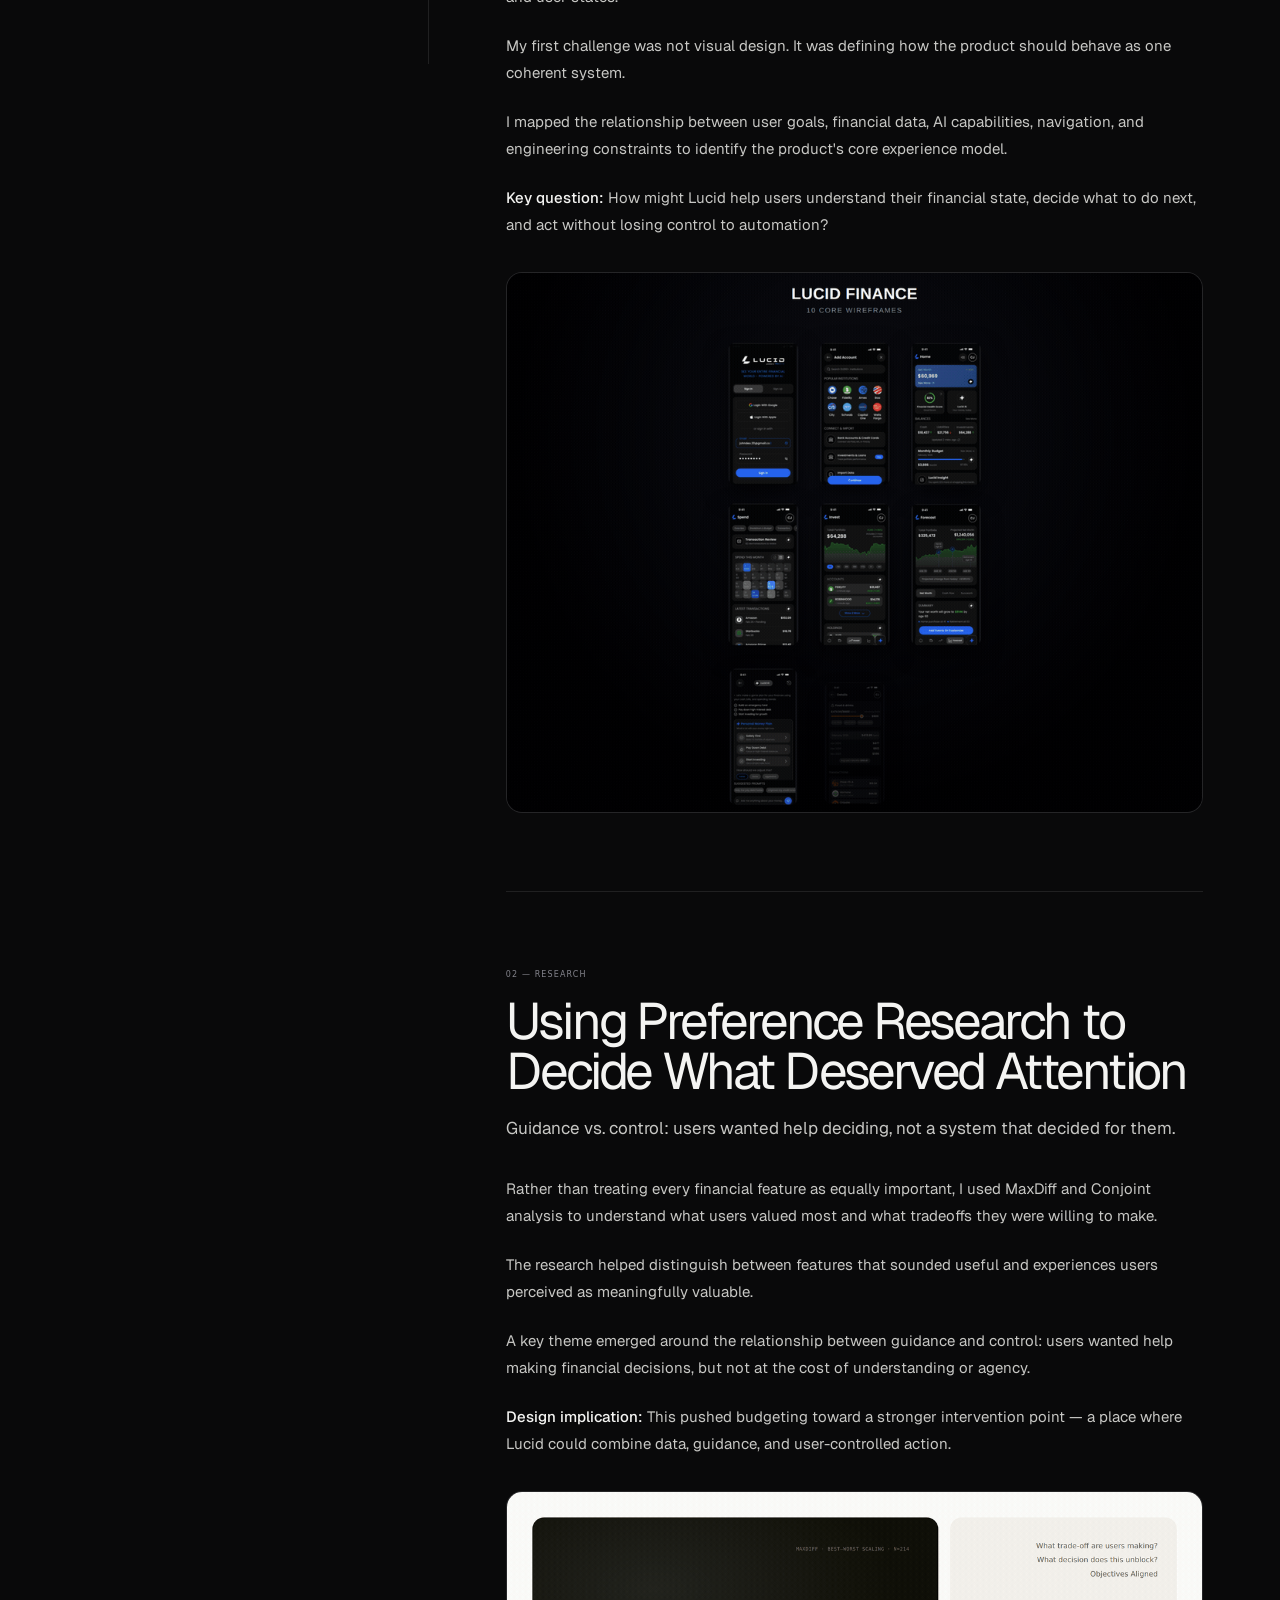
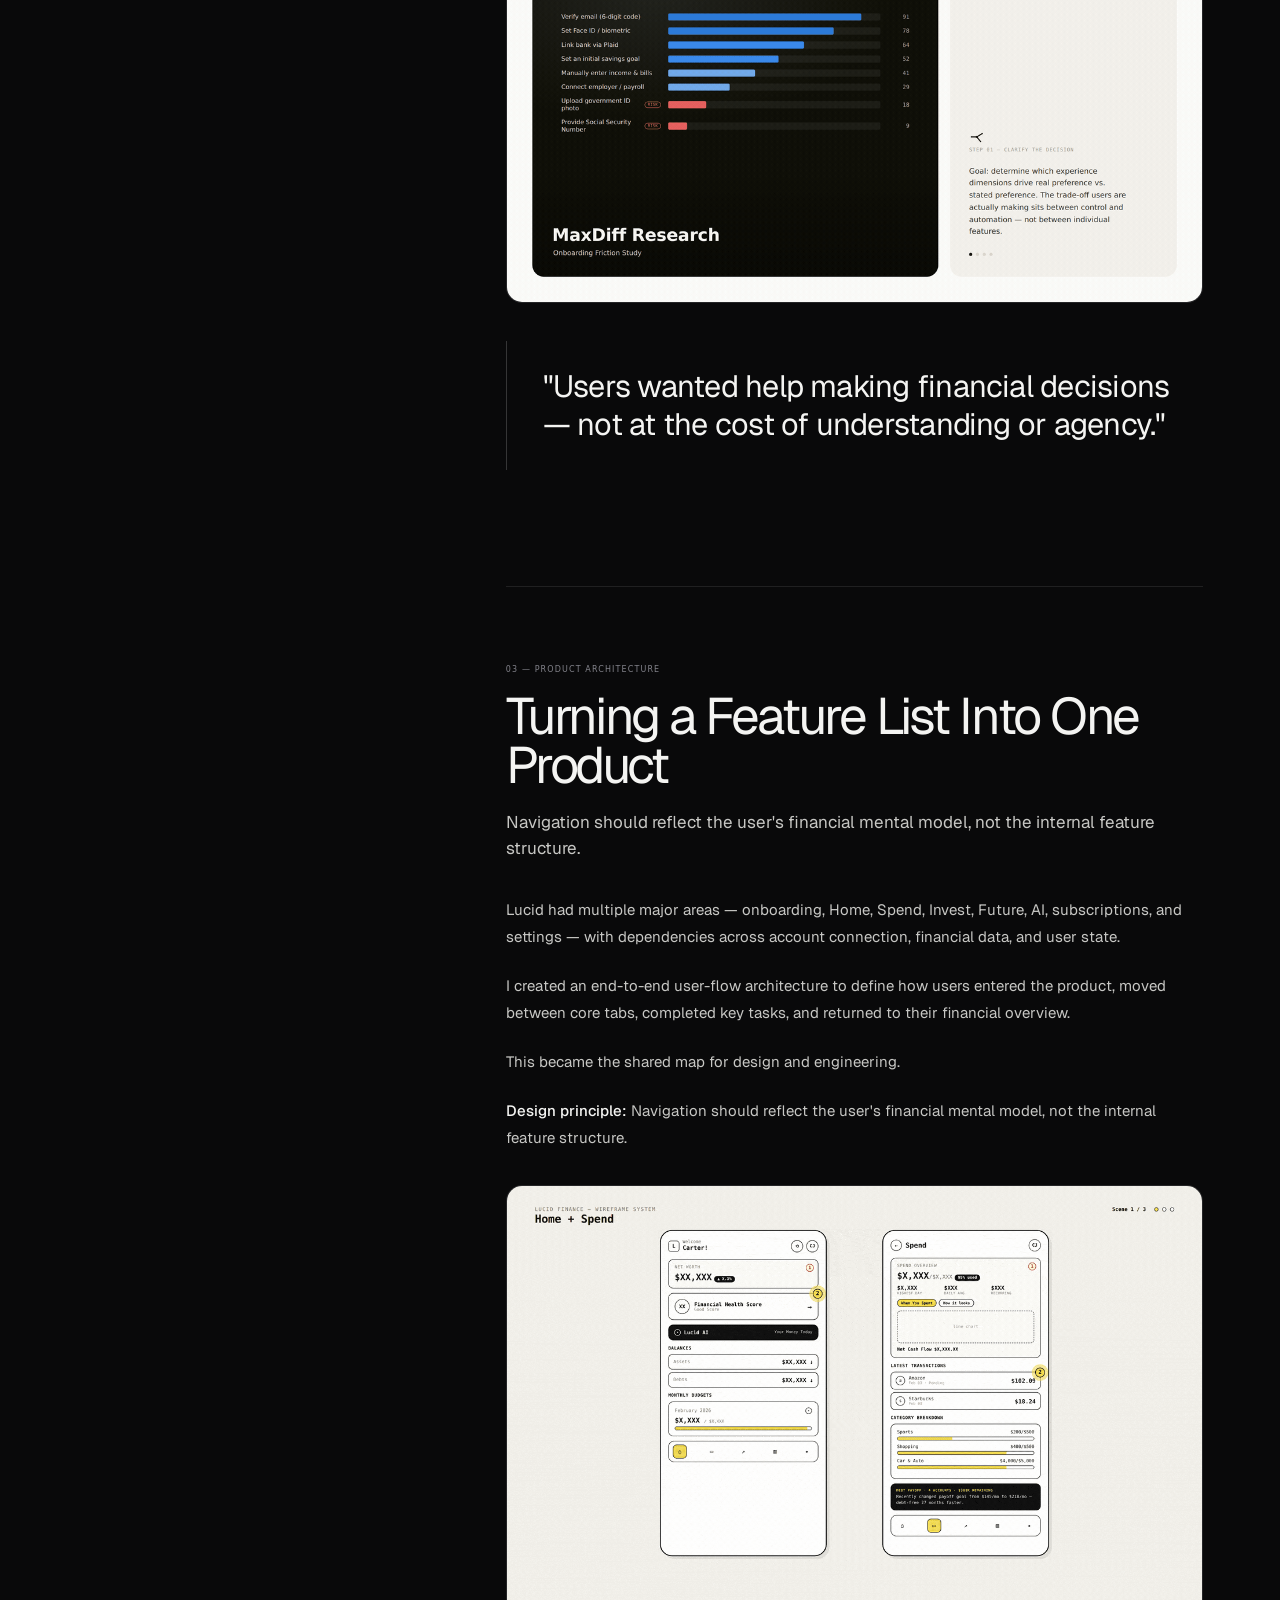
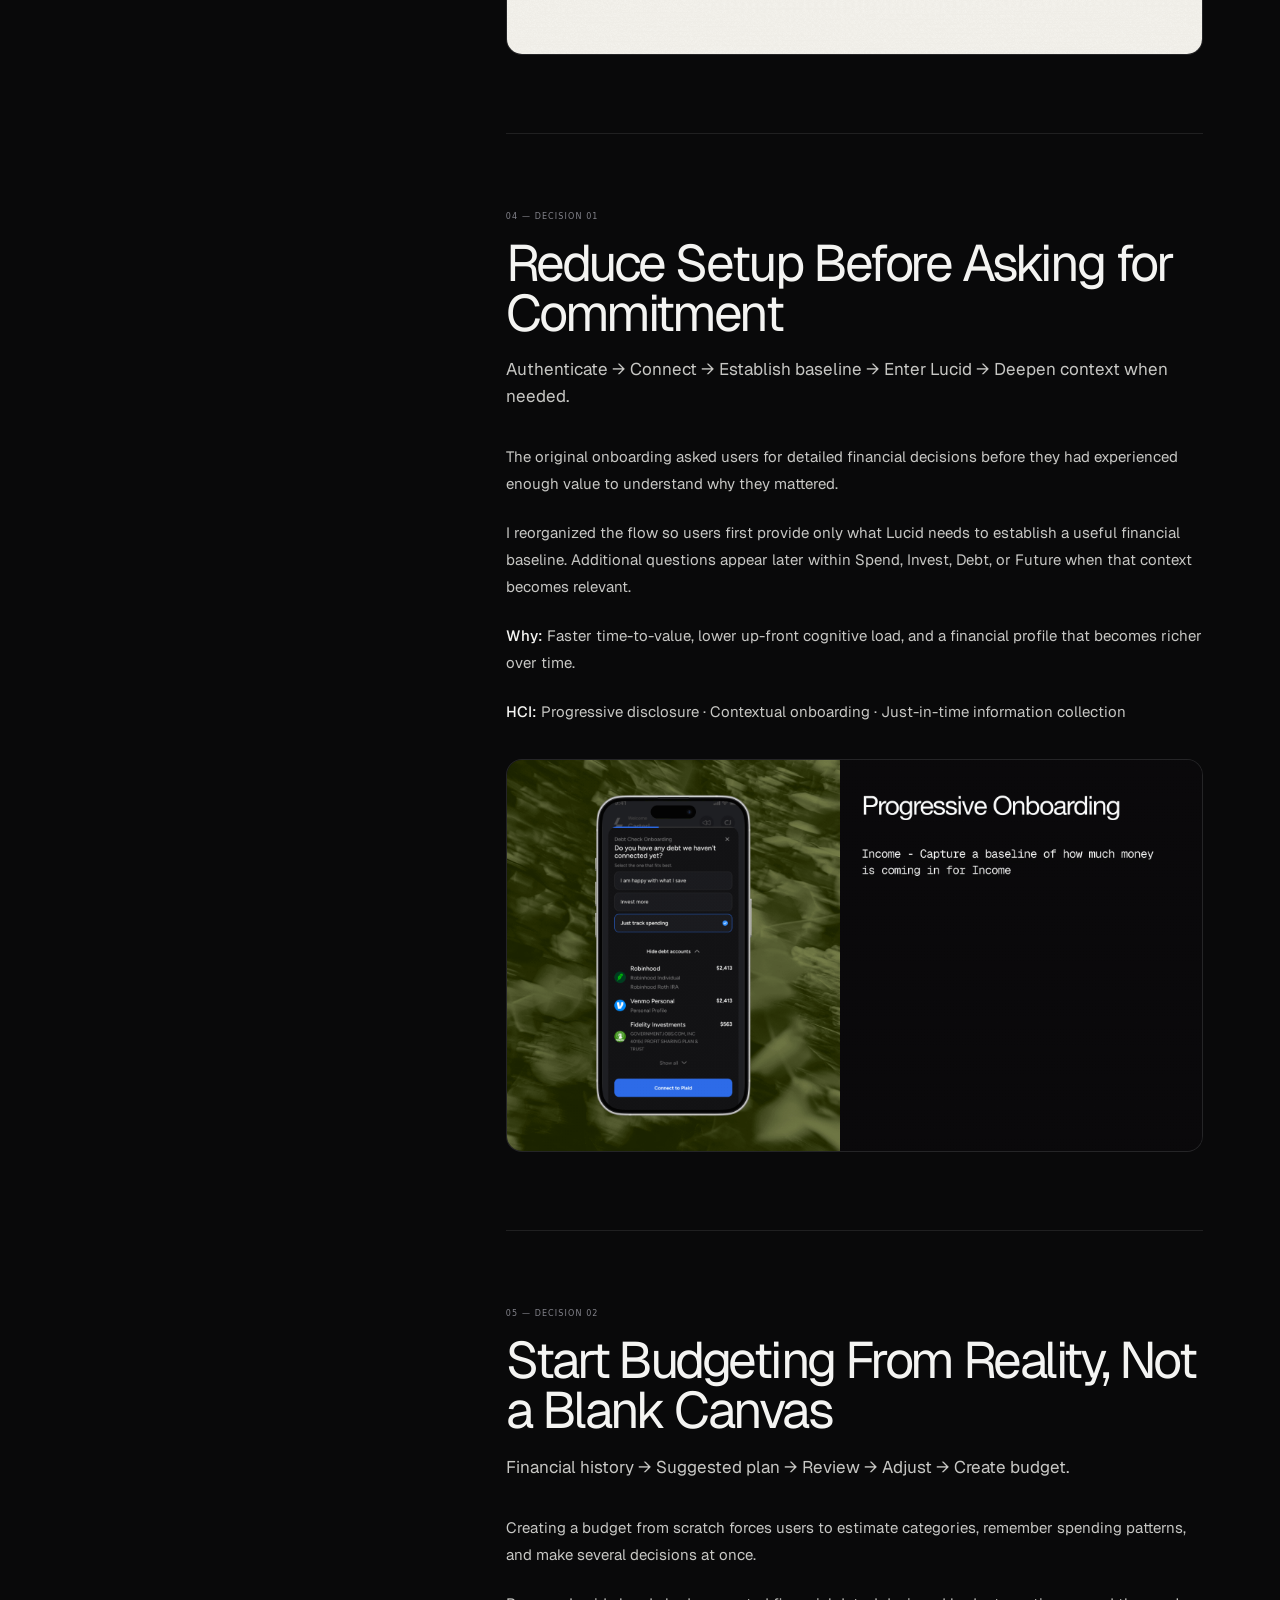
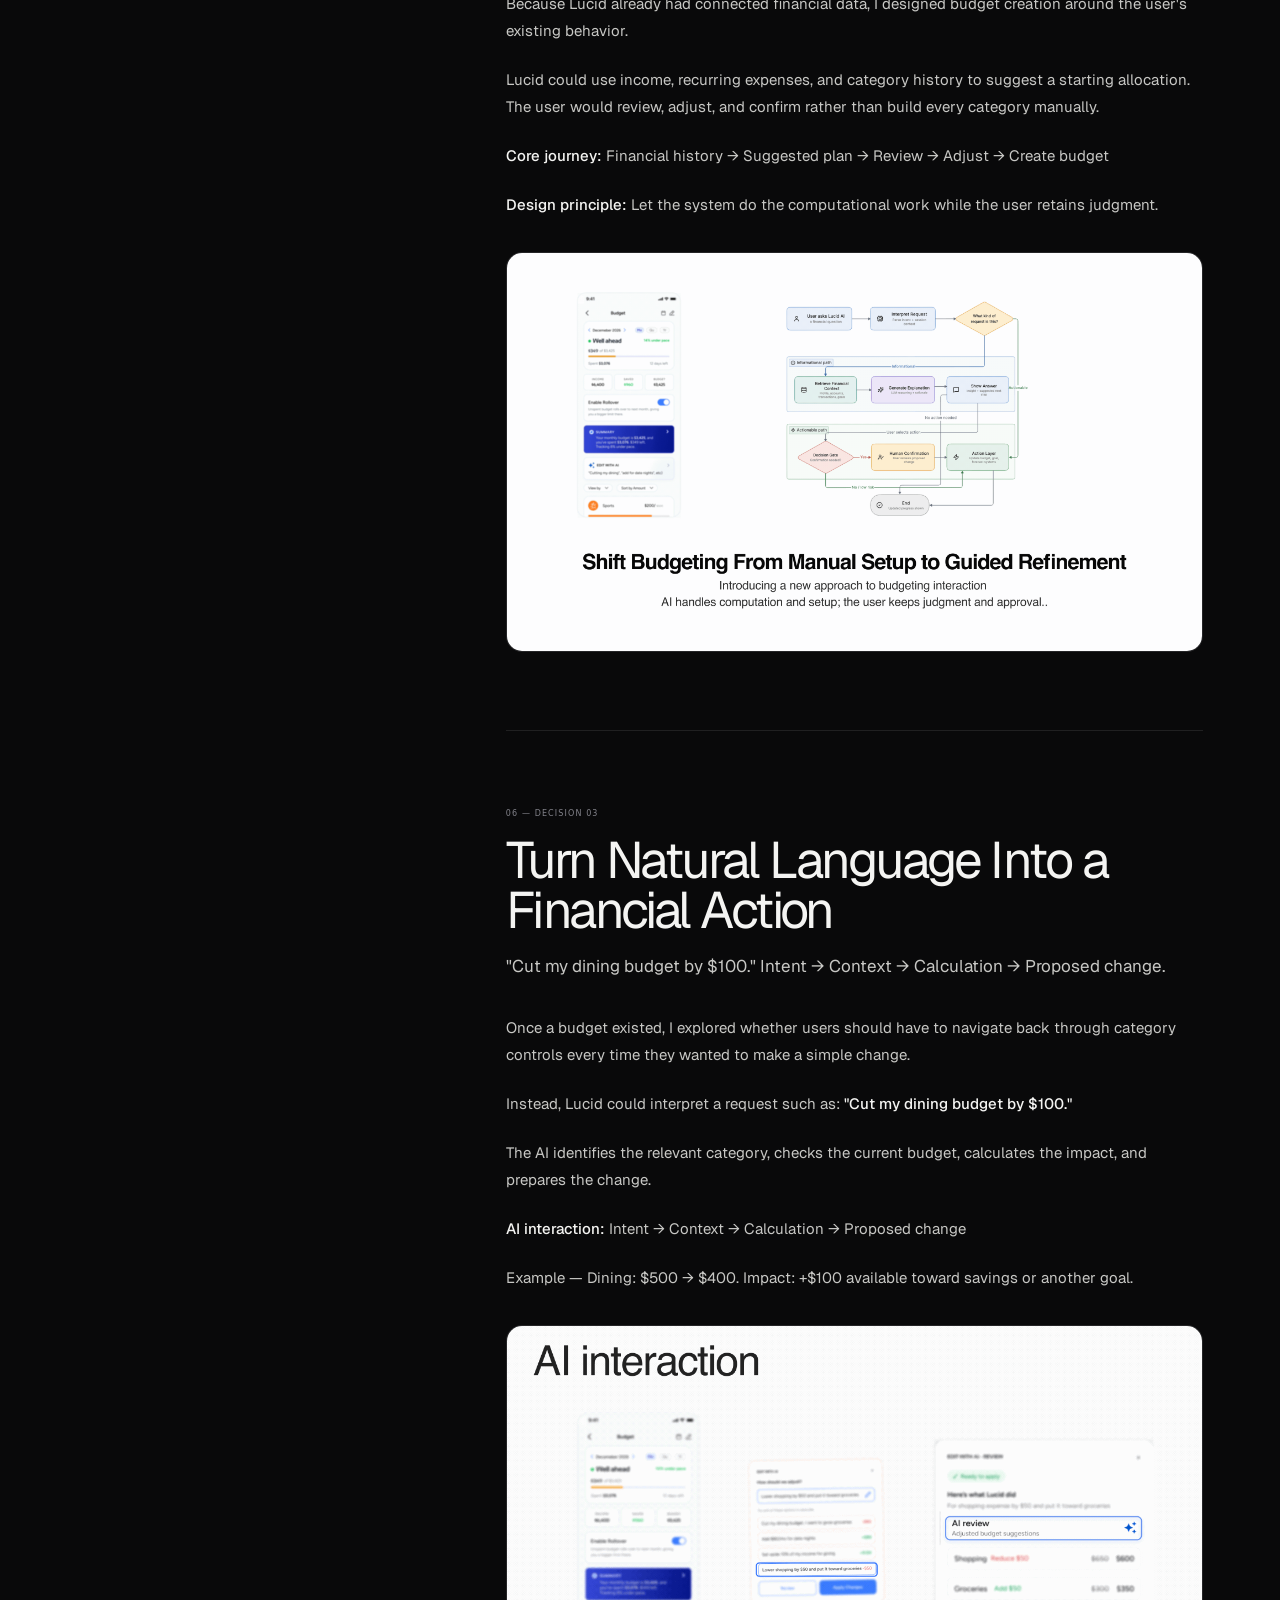
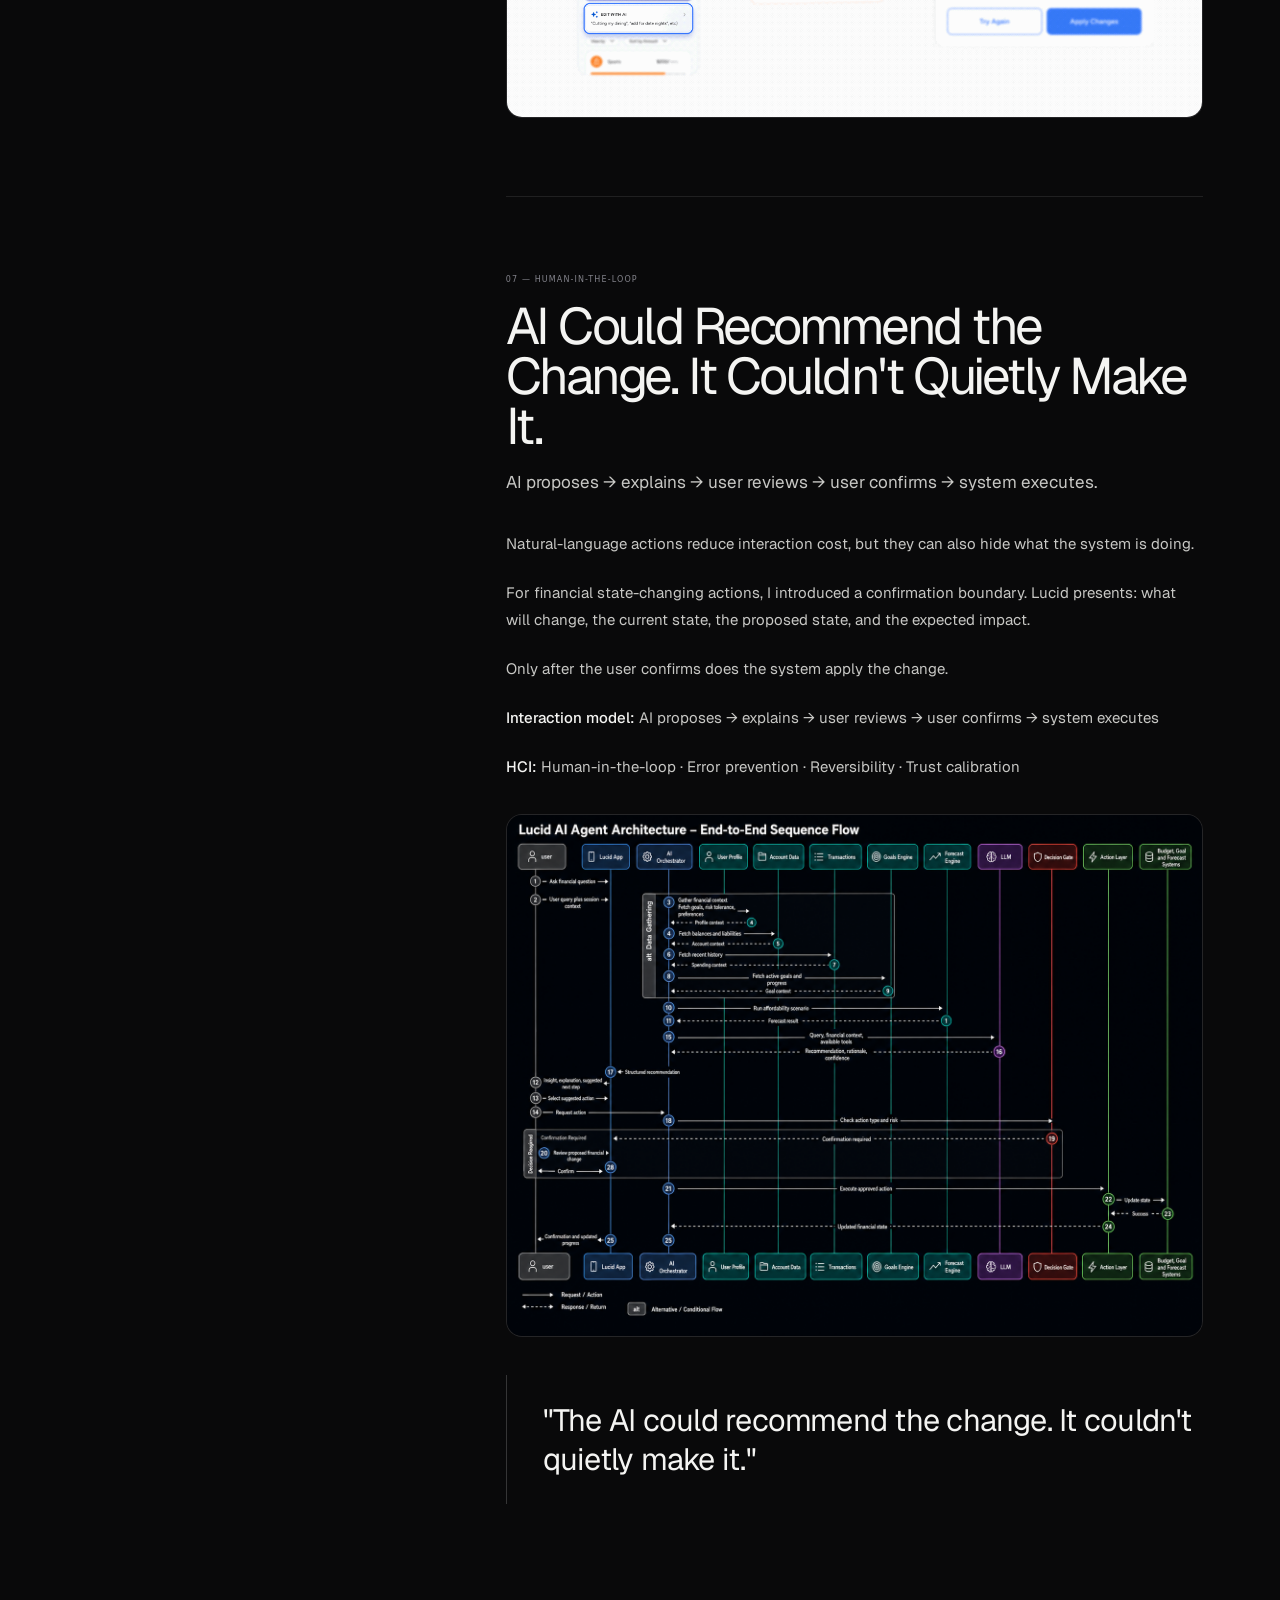
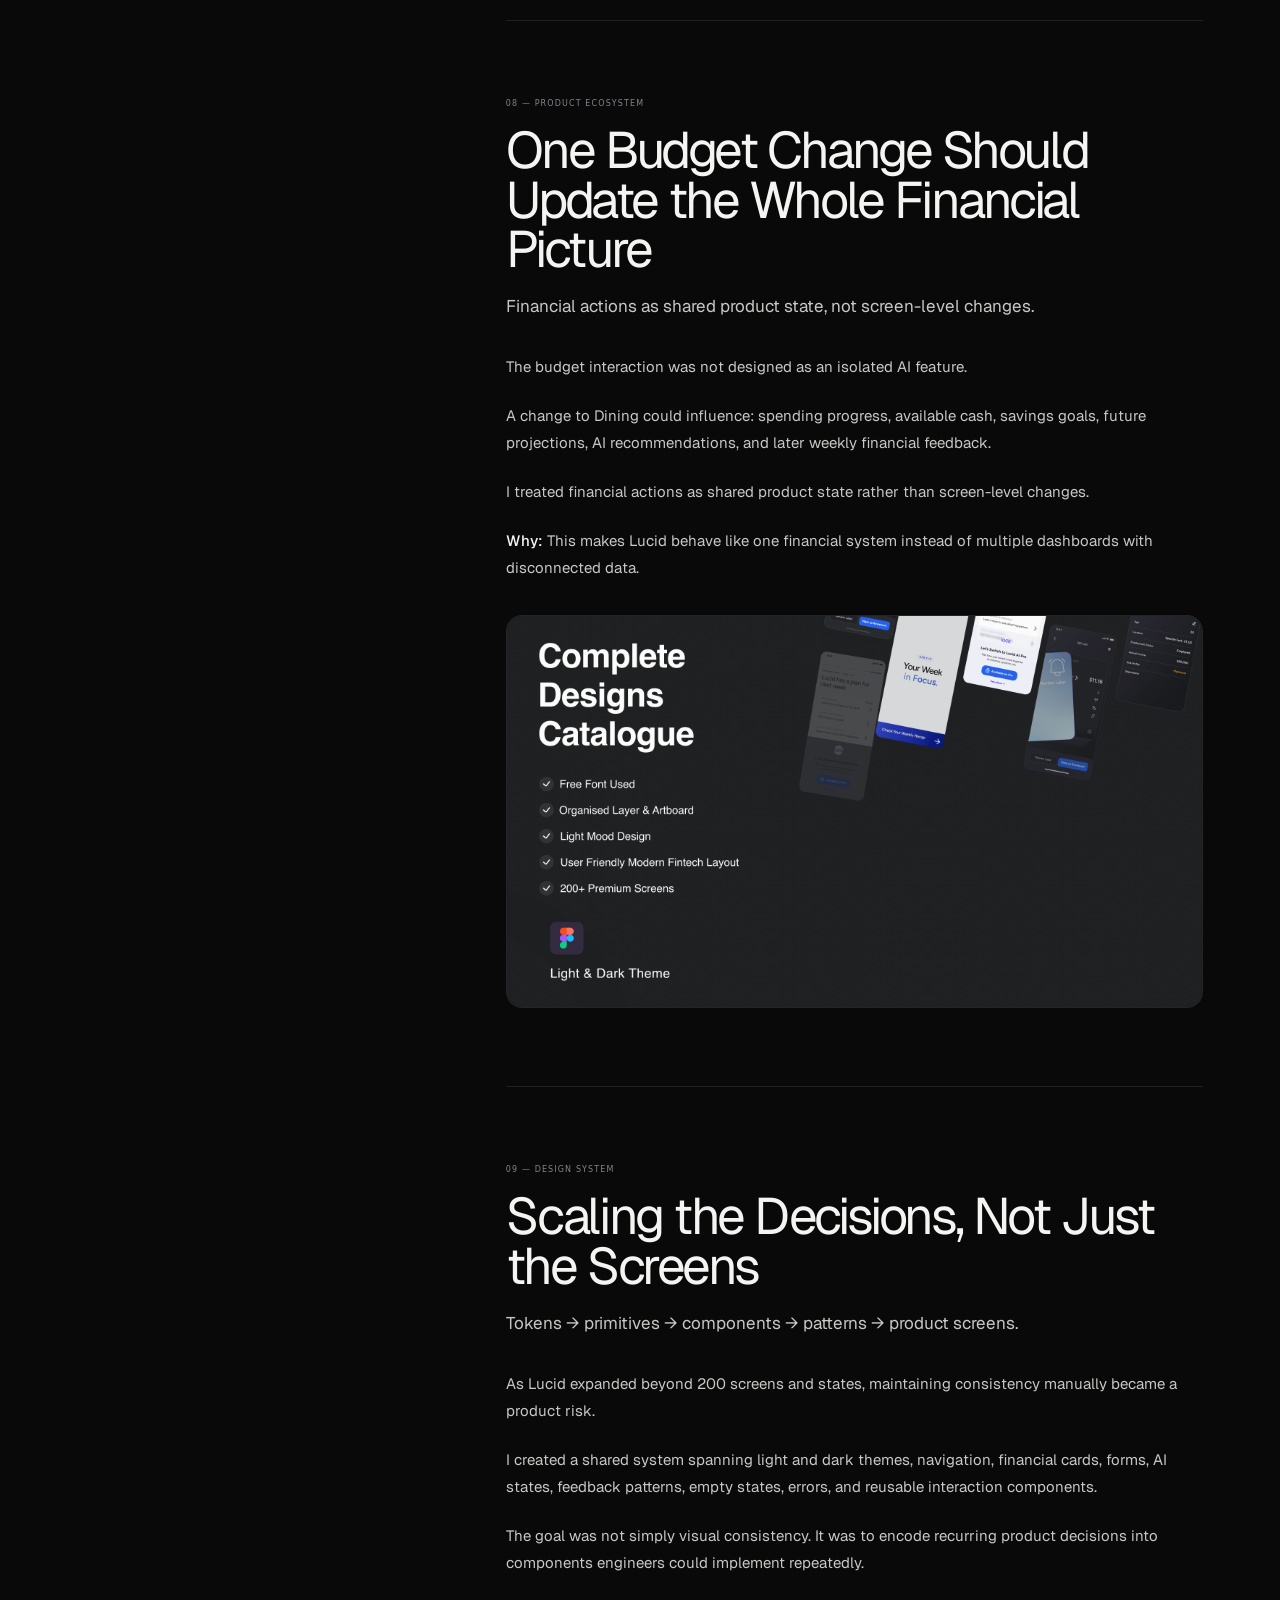
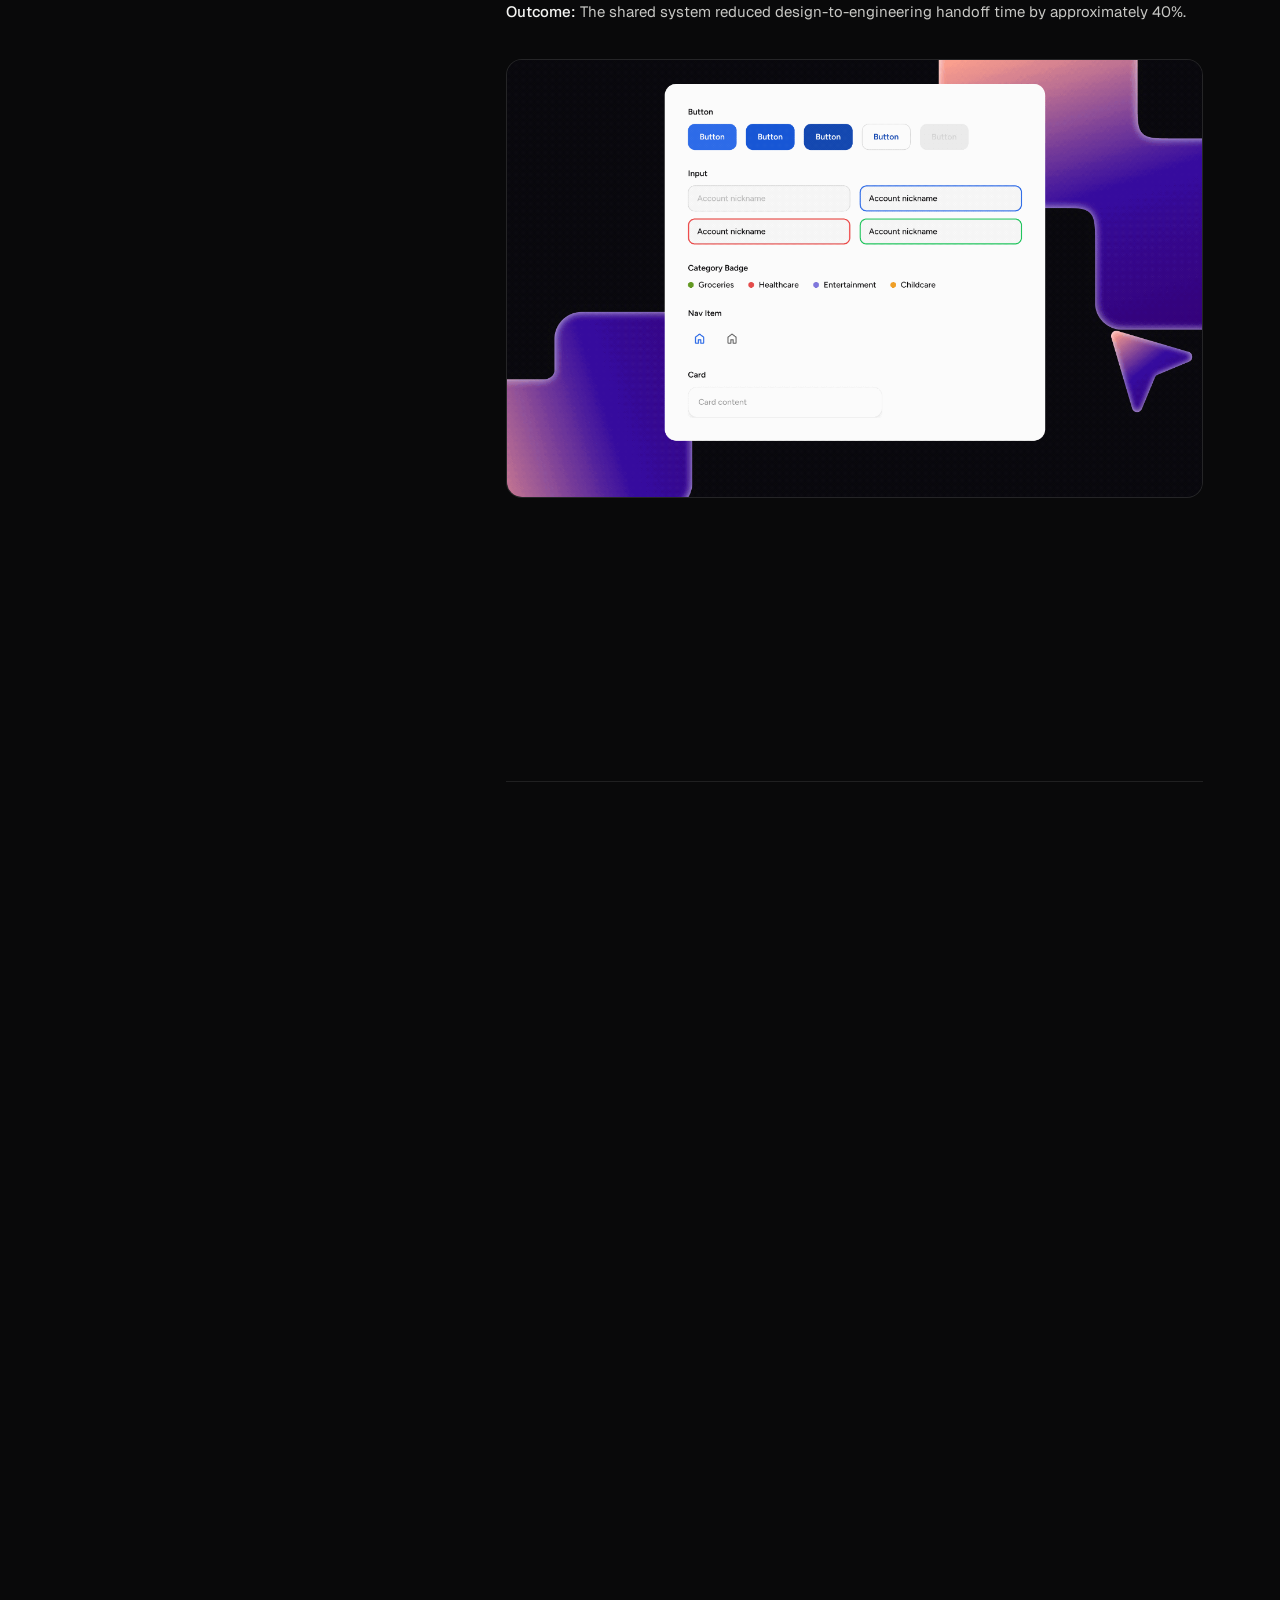
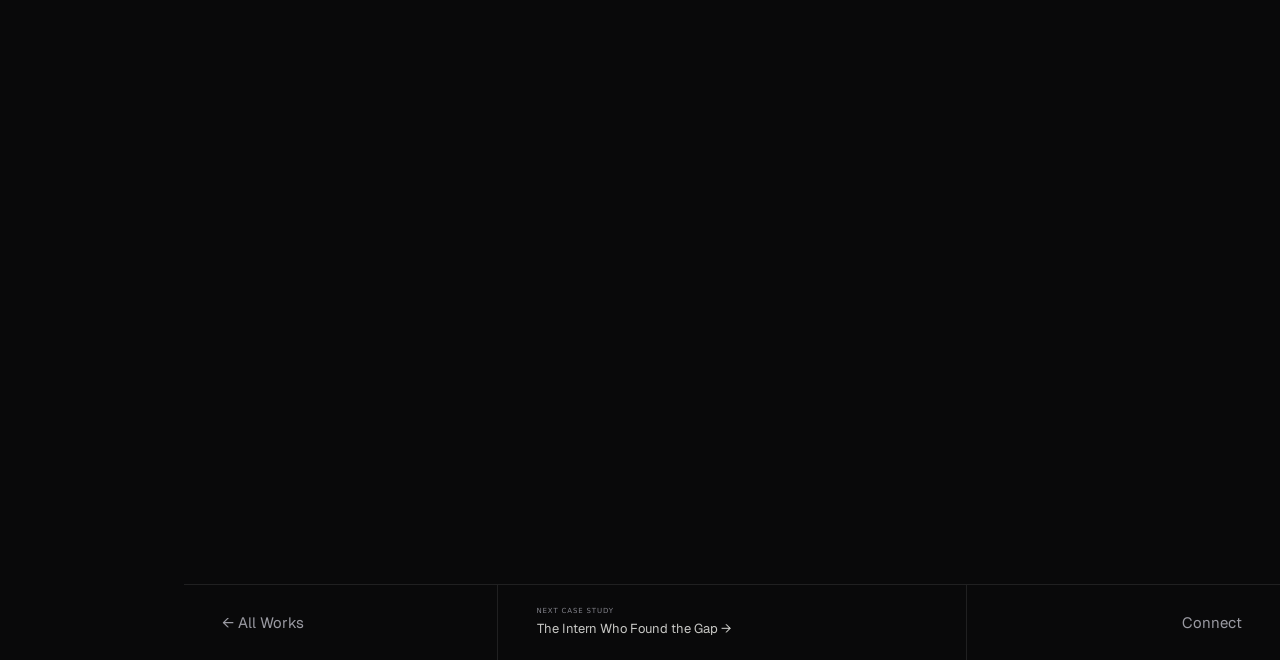
<file: lucid.html>
<!DOCTYPE html>

<html lang="en">
<head>
<meta charset="utf-8"/>
<meta content="width=device-width, initial-scale=1.0" name="viewport"/>
<title>Lucid Finance — Yesha Niranjan</title>




<meta name="author" content="Yesha Niranjan">
<link rel="canonical" href="https://yesha-design-website.vercel.app/lucid">
<link rel="icon" href="assets/images/favicon.svg" type="image/svg+xml">
<link rel="apple-touch-icon" href="assets/images/apple-touch-icon.png">
<link rel="manifest" href="site.webmanifest">
<meta property="og:type" content="article">
<meta property="og:site_name" content="Yesha Niranjan">
<meta property="og:title" content="Lucid Finance — Yesha Niranjan">
<meta property="og:description" content="Designing trust into an AI-powered personal finance platform: from product architecture to a natural-language budgeting experience, scaled through a shared design system.">
<meta property="og:url" content="https://yesha-design-website.vercel.app/lucid">
<meta property="og:image" content="https://yesha-design-website.vercel.app/assets/images/og-cover.png">
<meta property="og:image:width" content="1200">
<meta property="og:image:height" content="630">
<meta name="twitter:card" content="summary_large_image">
<meta name="twitter:title" content="Lucid Finance — Yesha Niranjan">
<meta name="twitter:description" content="Designing trust into an AI-powered personal finance platform: from product architecture to a natural-language budgeting experience, scaled through a shared design system.">
<meta name="twitter:image" content="https://yesha-design-website.vercel.app/assets/images/og-cover.png">
<noscript></noscript>
<meta name="theme-color" content="#09090a">
<meta name="description" content="Designing trust into an AI-powered personal finance platform: from product architecture to a natural-language budgeting experience, scaled through a shared design system.">
<meta property="og:site_name" content="Yesha Niranjan">
<link rel="preconnect" href="https://fonts.googleapis.com">
<link rel="preconnect" href="https://fonts.gstatic.com" crossorigin>
<link rel="preload" as="style" href="https://fonts.googleapis.com/css2?family=Geist:wght@300;400;500;600;700&display=swap">
<link rel="stylesheet" href="https://fonts.googleapis.com/css2?family=Geist:wght@300;400;500;600;700&display=swap" media="print" onload="this.media='all'">
<noscript><link rel="stylesheet" href="https://fonts.googleapis.com/css2?family=Geist:wght@300;400;500;600;700&display=swap"></noscript>
<link rel="stylesheet" href="assets/css/tokens.css">
<link rel="stylesheet" href="assets/css/base.css">
<link rel="stylesheet" href="assets/css/case-study.css">
</head>
<body class="case-page">
<a class="skip-link" href="#main">Skip to content</a>
<div class="progress-bar" id="progressBar"></div><aside aria-label="Primary navigation" class="master-sidebar">
<a class="master-logo" href="index.html">YES-HA</a>
<nav class="master-nav">
<a href="index.html">Home</a><a class="active" href="work.html">Works</a><a href="playground.html">Playground</a><a href="hot-takes.html">Hot Takes</a><a href="about.html">About</a><a href="connect.html">Connect</a>
</nav><div class="master-context">Lucid Finance<br/>AI-native fintech</div></aside>
<header class="mobile-bar"><a class="mobile-logo" href="index.html">YES-HA</a><button aria-expanded="false" class="mobile-menu-btn" data-mobile-menu="">Menu</button></header>
<nav class="mobile-panel" data-mobile-panel=""><a href="index.html">Home</a><a class="active" href="work.html">Works</a><a href="playground.html">Playground</a><a href="hot-takes.html">Hot Takes</a><a href="about.html">About</a><a href="connect.html">Connect</a><span class="mobile-context">Lucid Finance<br/>AI-native fintech</span></nav>



<main id="main" class="main">
<!-- HERO -->
<div class="cs-hero">
<a class="cs-back" href="work.html">← Back to Works</a>
<span class="cs-hero-tag">AI-Native Fintech · Personal Finance · Design Lead</span>
<h1 class="cs-hero-title">Lucid Finance<br/>Designing Trust Into an AI-Powered Finance Platform</h1>
<p class="cs-hero-sub">How I scaled Lucid from a fragmented set of financial features into one coherent product system — defining the product architecture, designing a human-controlled AI budgeting model, and building the shared design system that cut design-to-engineering handoff time by ~40%.</p>
<div class="cs-chips">
<span class="cs-chip"><span class="count" data-target="200">0</span>+ Screens &amp; States</span>
<span class="cs-chip">MaxDiff + Conjoint Research</span>
<span class="cs-chip">Human-in-the-Loop AI</span>
<span class="cs-chip">~40% Faster Handoff</span>
<span class="cs-chip">Light + Dark System</span>
<span class="cs-chip">Lead Product Designer</span>
</div>
<img alt="Lucid Finance App Interface" class="cs-hero-img" loading="eager" fetchpriority="high" src="assets/images/img-lucid.png"/>
</div>
<!-- MOBILE TOC PILL STRIP -->
<nav class="mobile-toc" id="mobileToc">
<a class="mobile-toc-pill active" href="#s-ambiguity">Ambiguity</a>
<a class="mobile-toc-pill" href="#s-research">Research</a>
<a class="mobile-toc-pill" href="#s-architecture">Architecture</a>
<a class="mobile-toc-pill" href="#s-decision1">Onboarding</a>
<a class="mobile-toc-pill" href="#s-decision2">Budgeting</a>
<a class="mobile-toc-pill" href="#s-decision3">AI Editing</a>
<a class="mobile-toc-pill" href="#s-hitl">Human-in-the-Loop</a>
<a class="mobile-toc-pill" href="#s-ecosystem">Ecosystem</a>
<a class="mobile-toc-pill" href="#s-system">Design System</a>
<a class="mobile-toc-pill" href="#s-outcomes">Outcomes</a>
</nav>
<div class="cs-body">
<!-- STICKY TOC -->
<nav class="toc" id="toc">
<div class="toc-project">Lucid Finance</div>
<a class="toc-link active" href="#s-ambiguity">01 — Ambiguity</a>
<a class="toc-link" href="#s-research">02 — Research</a>
<a class="toc-link" href="#s-architecture">03 — Product Architecture</a>
<a class="toc-link" href="#s-decision1">04 — Decision 01: Onboarding</a>
<a class="toc-link" href="#s-decision2">05 — Decision 02: Budgeting</a>
<a class="toc-link" href="#s-decision3">06 — Decision 03: AI Editing</a>
<a class="toc-link" href="#s-hitl">07 — Human-in-the-Loop</a>
<a class="toc-link" href="#s-ecosystem">08 — Product Ecosystem</a>
<a class="toc-link" href="#s-system">09 — Design System</a>
<a class="toc-link" href="#s-outcomes">10 — Outcomes + Reflection</a>
</nav>
<!-- CONTENT -->
<article class="cs-content">
<!-- 1. Ambiguity -->
<div class="cs-section" id="s-ambiguity">
<span class="section-eyebrow">01 — Ambiguity</span>
<h2 class="section-title">Designing the Product Before Designing the Screens</h2>
<p class="section-hook">Lucid had every ingredient of a powerful financial product. It didn't yet have a shape.</p>
<div class="section-body">
<p>Lucid had the ingredients of a powerful financial product — connected accounts, AI insights, forecasting, budgeting, and investment tools — but the experience was fragmented across features and user states.</p>
<p>My first challenge was not visual design. It was defining how the product should behave as one coherent system.</p>
<p>I mapped the relationship between user goals, financial data, AI capabilities, navigation, and engineering constraints to identify the product's core experience model.</p>
<p><strong>Key question:</strong> How might Lucid help users understand their financial state, decide what to do next, and act without losing control to automation?</p>
</div>
<!-- ARTIFACT NEEDED: Ambiguity / problem-framing map — user needs, business model, product capabilities, technical constraints, trust risks -->
<img alt="Lucid problem-framing map: user needs, business model, product capabilities, technical constraints, trust risks" class="section-img" loading="lazy" src="assets/images/lucid-1.gif"/>
</div>
<!-- 2. Research -->
<div class="cs-section" id="s-research">
<span class="section-eyebrow">02 — Research</span>
<h2 class="section-title">Using Preference Research to Decide What Deserved Attention</h2>
<p class="section-hook">Guidance vs. control: users wanted help deciding, not a system that decided for them.</p>
<div class="section-body">
<p>Rather than treating every financial feature as equally important, I used MaxDiff and Conjoint analysis to understand what users valued most and what tradeoffs they were willing to make.</p>
<p>The research helped distinguish between features that sounded useful and experiences users perceived as meaningfully valuable.</p>
<p>A key theme emerged around the relationship between guidance and control: users wanted help making financial decisions, but not at the cost of understanding or agency.</p>
<p><strong>Design implication:</strong> This pushed budgeting toward a stronger intervention point — a place where Lucid could combine data, guidance, and user-controlled action.</p>
</div>
<!-- ARTIFACT NEEDED: MaxDiff / Conjoint analysis — highest-value needs, lower-value needs, automation vs control tradeoff, resulting product decision -->
<img alt="MaxDiff research: best-worst scaling on onboarding steps, ranked by value with risk flags on ID/SSN asks" class="section-img" loading="lazy" src="assets/images/lucid-2.gif"/>
<div class="pull-quote"><p>"Users wanted help making financial decisions — not at the cost of understanding or agency."</p></div>
</div>
<!-- 3. Product Architecture -->
<div class="cs-section" id="s-architecture">
<span class="section-eyebrow">03 — Product Architecture</span>
<h2 class="section-title">Turning a Feature List Into One Product</h2>
<p class="section-hook">Navigation should reflect the user's financial mental model, not the internal feature structure.</p>
<div class="section-body">
<p>Lucid had multiple major areas — onboarding, Home, Spend, Invest, Future, AI, subscriptions, and settings — with dependencies across account connection, financial data, and user state.</p>
<p>I created an end-to-end user-flow architecture to define how users entered the product, moved between core tabs, completed key tasks, and returned to their financial overview.</p>
<p>This became the shared map for design and engineering.</p>
<p><strong>Design principle:</strong> Navigation should reflect the user's financial mental model, not the internal feature structure.</p>
</div>
<img alt="Lucid Finance wireframe system: Home + Spend flow" class="section-img" loading="lazy" src="assets/images/lucid-3.gif"/>
</div>
<!-- 4. Decision 01 -->
<div class="cs-section" id="s-decision1">
<span class="section-eyebrow">04 — Decision 01</span>
<h2 class="section-title">Reduce Setup Before Asking for Commitment</h2>
<p class="section-hook">Authenticate → Connect → Establish baseline → Enter Lucid → Deepen context when needed.</p>
<div class="section-body">
<p>The original onboarding asked users for detailed financial decisions before they had experienced enough value to understand why they mattered.</p>
<p>I reorganized the flow so users first provide only what Lucid needs to establish a useful financial baseline. Additional questions appear later within Spend, Invest, Debt, or Future when that context becomes relevant.</p>
<p><strong>Why:</strong> Faster time-to-value, lower up-front cognitive load, and a financial profile that becomes richer over time.</p>
<p><strong>HCI:</strong> Progressive disclosure · Contextual onboarding · Just-in-time information collection</p>
</div>
<!-- ARTIFACT NEEDED: Before / after onboarding flow -->
<img alt="Progressive onboarding: Debt Check step asking about unconnected debt accounts, with Robinhood, Venmo, and Fidelity already linked via Plaid" class="section-img" loading="lazy" src="assets/images/lucid-3b.gif"/>
</div>
<!-- 5. Decision 02 -->
<div class="cs-section" id="s-decision2">
<span class="section-eyebrow">05 — Decision 02</span>
<h2 class="section-title">Start Budgeting From Reality, Not a Blank Canvas</h2>
<p class="section-hook">Financial history → Suggested plan → Review → Adjust → Create budget.</p>
<div class="section-body">
<p>Creating a budget from scratch forces users to estimate categories, remember spending patterns, and make several decisions at once.</p>
<p>Because Lucid already had connected financial data, I designed budget creation around the user's existing behavior.</p>
<p>Lucid could use income, recurring expenses, and category history to suggest a starting allocation. The user would review, adjust, and confirm rather than build every category manually.</p>
<p><strong>Core journey:</strong> Financial history → Suggested plan → Review → Adjust → Create budget</p>
<p><strong>Design principle:</strong> Let the system do the computational work while the user retains judgment.</p>
</div>
<!-- ARTIFACT NEEDED: Create Budget flow — recommended categories, editable allocation, total budget, remaining money, confirmation state -->
<img alt="Shift Budgeting From Manual Setup to Guided Refinement: AI handles computation and setup, user keeps judgment and approval, with the informational vs actionable request decision flow" class="section-img" loading="lazy" src="assets/images/lucid-5.gif"/>
</div>
<!-- 6. Decision 03 -->
<div class="cs-section" id="s-decision3">
<span class="section-eyebrow">06 — Decision 03</span>
<h2 class="section-title">Turn Natural Language Into a Financial Action</h2>
<p class="section-hook">"Cut my dining budget by $100." Intent → Context → Calculation → Proposed change.</p>
<div class="section-body">
<p>Once a budget existed, I explored whether users should have to navigate back through category controls every time they wanted to make a simple change.</p>
<p>Instead, Lucid could interpret a request such as: <strong>"Cut my dining budget by $100."</strong></p>
<p>The AI identifies the relevant category, checks the current budget, calculates the impact, and prepares the change.</p>
<p><strong>AI interaction:</strong> Intent → Context → Calculation → Proposed change</p>
<p>Example — Dining: $500 → $400. Impact: +$100 available toward savings or another goal.</p>
</div>
<!-- ARTIFACT NEEDED: Edit Budget with AI interaction flow + UI states -->
<img alt="Edit Budget with AI: user requests a change, reviews the interpreted intent, and applies the AI-adjusted budget suggestions" class="section-img" loading="lazy" src="assets/images/lucid-6.gif"/>
</div>
<!-- 7. Human-in-the-Loop -->
<div class="cs-section" id="s-hitl">
<span class="section-eyebrow">07 — Human-in-the-Loop</span>
<h2 class="section-title">AI Could Recommend the Change. It Couldn't Quietly Make It.</h2>
<p class="section-hook">AI proposes → explains → user reviews → user confirms → system executes.</p>
<div class="section-body">
<p>Natural-language actions reduce interaction cost, but they can also hide what the system is doing.</p>
<p>For financial state-changing actions, I introduced a confirmation boundary. Lucid presents: what will change, the current state, the proposed state, and the expected impact.</p>
<p>Only after the user confirms does the system apply the change.</p>
<p><strong>Interaction model:</strong> AI proposes → explains → user reviews → user confirms → system executes</p>
<p><strong>HCI:</strong> Human-in-the-loop · Error prevention · Reversibility · Trust calibration</p>
</div>
<!-- ARTIFACT NEEDED: AI sequence / decision diagram, paired with the actual confirmation UI -->
<img alt="Lucid AI Agent Architecture: end-to-end sequence flow showing data gathering, LLM recommendation, decision gate requiring confirmation, and action execution" class="section-img" loading="lazy" src="assets/images/lucid-7.png"/>
<div class="pull-quote"><p>"The AI could recommend the change. It couldn't quietly make it."</p></div>
</div>
<!-- 8. Product Ecosystem -->
<div class="cs-section" id="s-ecosystem">
<span class="section-eyebrow">08 — Product Ecosystem</span>
<h2 class="section-title">One Budget Change Should Update the Whole Financial Picture</h2>
<p class="section-hook">Financial actions as shared product state, not screen-level changes.</p>
<div class="section-body">
<p>The budget interaction was not designed as an isolated AI feature.</p>
<p>A change to Dining could influence: spending progress, available cash, savings goals, future projections, AI recommendations, and later weekly financial feedback.</p>
<p>I treated financial actions as shared product state rather than screen-level changes.</p>
<p><strong>Why:</strong> This makes Lucid behave like one financial system instead of multiple dashboards with disconnected data.</p>
</div>
<!-- ARTIFACT NEEDED: Product ecosystem / state propagation diagram — center: Budget change; connected to: Spend, Goals, Future, AI, Snapshot -->
<img alt="Complete Designs Catalogue: 200+ premium screens, organised layers and artboards, light and dark theme, Figma-ready design system" class="section-img" loading="lazy" src="assets/images/lucid-8.gif"/>
</div>
<!-- 9. Design System -->
<div class="cs-section" id="s-system">
<span class="section-eyebrow">09 — Design System</span>
<h2 class="section-title">Scaling the Decisions, Not Just the Screens</h2>
<p class="section-hook">Tokens → primitives → components → patterns → product screens.</p>
<div class="section-body">
<p>As Lucid expanded beyond 200 screens and states, maintaining consistency manually became a product risk.</p>
<p>I created a shared system spanning light and dark themes, navigation, financial cards, forms, AI states, feedback patterns, empty states, errors, and reusable interaction components.</p>
<p>The goal was not simply visual consistency. It was to encode recurring product decisions into components engineers could implement repeatedly.</p>
<p><strong>Outcome:</strong> The shared system reduced design-to-engineering handoff time by approximately 40%.</p>
</div>
<!-- ARTIFACT NEEDED: Design-system anatomy — tokens → primitives → components → patterns → product screens, plus light/dark examples -->
<img alt="Lucid design system components: buttons, inputs, category badges, nav items, and cards, shown in light theme" class="section-img" loading="lazy" src="assets/images/lucid-9.gif"/>
<div class="pull-quote"><p>"A design system isn't a style guide. It's a shared language between designers and engineers."</p></div>
</div>
<!-- 10. Outcomes + Reflection -->
<div class="cs-section" id="s-outcomes">
<span class="section-eyebrow">10 — Outcomes + Reflection</span>
<h2 class="section-title">Designing the Relationship Between AI and Financial Control</h2>
<p class="section-hook">Trust in financial AI doesn't come from the AI appearing autonomous.</p>
<div class="section-body">
<p>Lucid evolved from a fragmented set of financial features into a more coherent product system built around interpretation, action, and user control.</p>
<p>The work spanned research, information architecture, interaction design, AI behavior, design systems, and close collaboration with engineering.</p>
<p><strong>Outcomes:</strong></p>
<div class="impact-grid">
<div class="impact-item"><span class="impact-num" data-target="200">0</span><span class="impact-label">Screens &amp; states</span></div>
<div class="impact-item"><span class="impact-num" data-target="40">0</span><span class="impact-label">% faster handoff</span></div>
<div class="impact-item"><span class="impact-num">2</span><span class="impact-label">Themes: light + dark</span></div>
</div>
<p>200+ product screens and states · end-to-end navigation architecture · research-informed budgeting experience · conversational financial editing · human-controlled AI action model · light and dark design system · ~40% faster design-to-engineering handoff · progression from alpha toward production.</p>
<p><strong>Reflection:</strong> The most important lesson was that trust in financial AI does not come from making the AI appear autonomous. It comes from making its behavior understandable, inspectable, and controllable.</p>
</div>
<div class="pull-quote"><p>"The opportunity wasn't to add a chatbot to finance. It was to design how financial data, AI judgment, and human agency work together."</p></div>
<div class="tag-row" style="margin-top:32px;">
<span class="tag">200+ screens &amp; states</span>
<span class="tag">MaxDiff + Conjoint</span>
<span class="tag">Human-in-the-loop AI</span>
<span class="tag">Light + dark system</span>
<span class="tag">~40% faster handoff</span>
<span class="tag">Alpha → Production</span>
</div>
</div>
</article>
</div>
<div class="bottom-bar">
<a class="bottom-back" href="work.html">← All Works</a>
<a class="bottom-next" href="philips.html">
<span class="bottom-next-label">Next Case Study</span>
<span class="bottom-next-title">The Intern Who Found the Gap →</span>
</a>
<a class="bottom-connect" href="connect.html">Connect</a>
</div>
</main>


<script src="assets/js/site.js" defer></script>
<script src="assets/js/motion.js" defer></script>
</body>
</html>
</file>
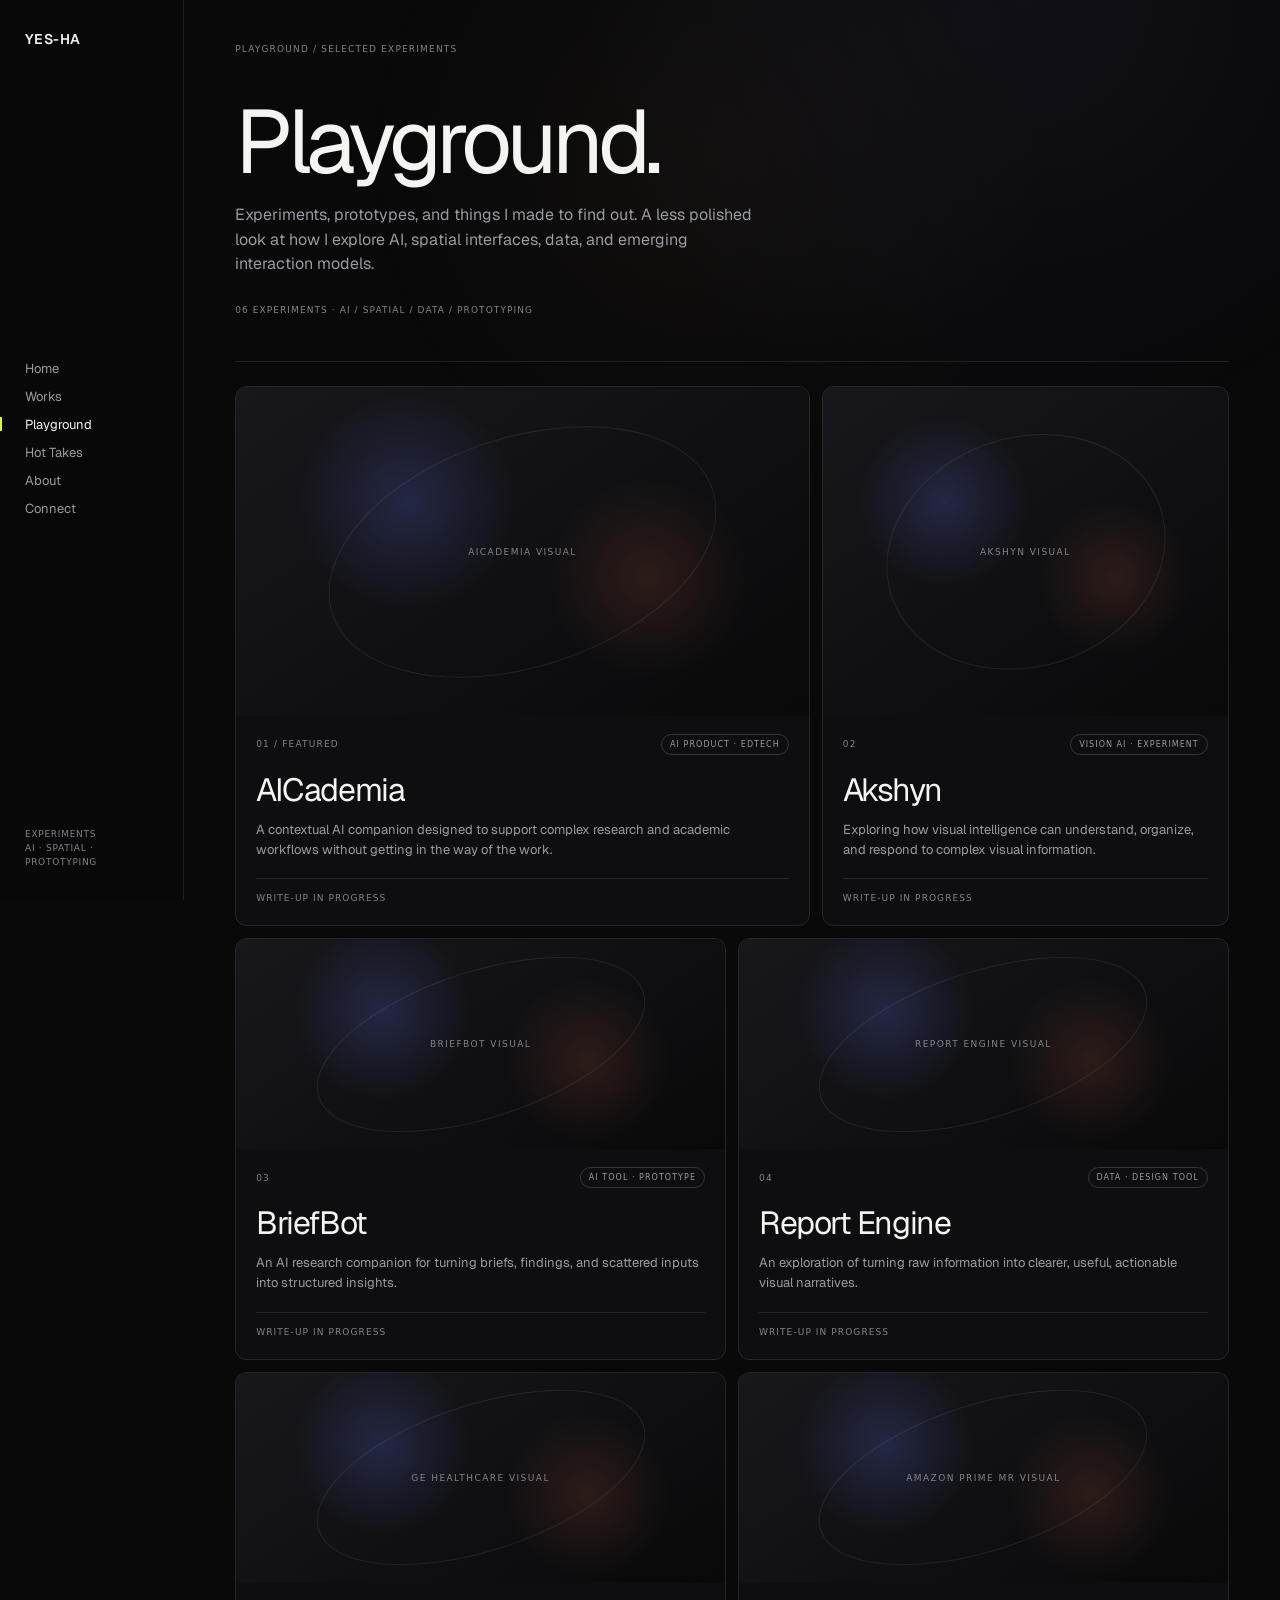
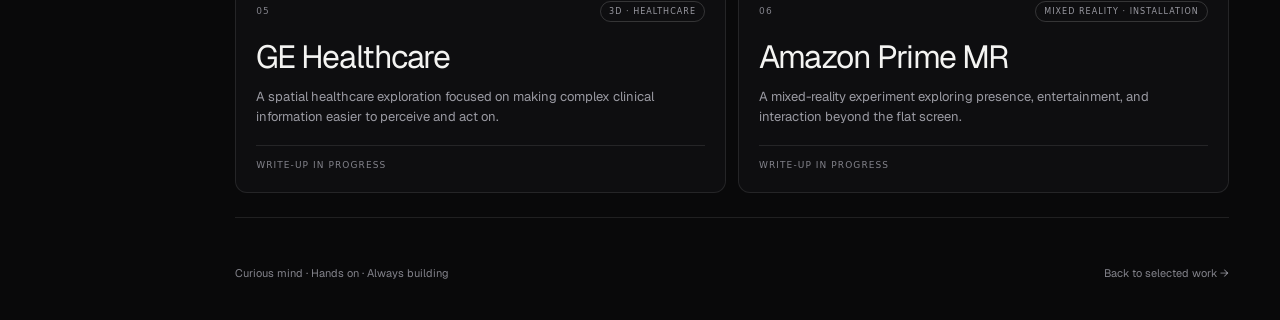
<file: playground.html>
<!DOCTYPE html>
<html lang="en">
<head>
<meta charset="UTF-8"><meta name="viewport" content="width=device-width,initial-scale=1">
<title>Playground — Yesha Niranjan</title>
<meta name="author" content="Yesha Niranjan">
<link rel="canonical" href="https://yesha-design-website.vercel.app/playground">
<link rel="icon" href="assets/images/favicon.svg" type="image/svg+xml">
<link rel="apple-touch-icon" href="assets/images/apple-touch-icon.png">
<link rel="manifest" href="site.webmanifest">
<meta property="og:type" content="website">
<meta property="og:site_name" content="Yesha Niranjan">
<meta property="og:title" content="Playground — Yesha Niranjan">
<meta property="og:description" content="Experiments and prototypes in AI, spatial interfaces, data and emerging interaction models.">
<meta property="og:url" content="https://yesha-design-website.vercel.app/playground">
<meta property="og:image" content="https://yesha-design-website.vercel.app/assets/images/og-cover.png">
<meta property="og:image:width" content="1200">
<meta property="og:image:height" content="630">
<meta name="twitter:card" content="summary_large_image">
<meta name="twitter:title" content="Playground — Yesha Niranjan">
<meta name="twitter:description" content="Experiments and prototypes in AI, spatial interfaces, data and emerging interaction models.">
<meta name="twitter:image" content="https://yesha-design-website.vercel.app/assets/images/og-cover.png">
<noscript></noscript>
<meta name="theme-color" content="#09090a">
<meta name="description" content="Experiments and prototypes in AI, spatial interfaces, data and emerging interaction models.">
<meta property="og:site_name" content="Yesha Niranjan">
<link rel="preconnect" href="https://fonts.googleapis.com">
<link rel="preconnect" href="https://fonts.gstatic.com" crossorigin>
<link rel="preload" as="style" href="https://fonts.googleapis.com/css2?family=Geist:wght@300;400;500;600;700&display=swap">
<link rel="stylesheet" href="https://fonts.googleapis.com/css2?family=Geist:wght@300;400;500;600;700&display=swap" media="print" onload="this.media='all'">
<noscript><link rel="stylesheet" href="https://fonts.googleapis.com/css2?family=Geist:wght@300;400;500;600;700&display=swap"></noscript>
<link rel="stylesheet" href="assets/css/tokens.css">
<link rel="stylesheet" href="assets/css/base.css">
<link rel="stylesheet" href="assets/css/pages.css">
<link rel="stylesheet" href="assets/css/playground.css">
</head>
<body>
<a class="skip-link" href="#main">Skip to content</a>
<div class="progress-bar" role="presentation"></div>
  <aside class="master-sidebar" aria-label="Primary navigation">
    <a class="master-logo" href="index.html" aria-label="Yesha Niranjan — Home">YES-HA</a>
    <nav class="master-nav">
      <a href="index.html">Home</a>
      <a href="work.html">Works</a>
      <a class="active" href="playground.html">Playground</a>
      <a href="hot-takes.html">Hot Takes</a>
      <a href="about.html">About</a>
      <a href="connect.html">Connect</a>
    </nav>
    <div class="master-context">Experiments<br>AI · Spatial · Prototyping</div>
  </aside>

  <header class="mobile-bar">
    <a class="mobile-logo" href="index.html">YES-HA</a>
    <button class="mobile-menu-btn" type="button" data-mobile-menu aria-expanded="false" aria-controls="mobilePanel">Menu</button>
  </header>
  <div class="mobile-panel" id="mobilePanel" data-mobile-panel>
      <a href="index.html">Home</a>
      <a href="work.html">Works</a>
      <a href="playground.html">Playground</a>
      <a href="hot-takes.html">Hot Takes</a>
      <a href="about.html">About</a>
      <a href="connect.html">Connect</a>
    <div class="mobile-context">Experiments · AI · Spatial · Prototyping</div>
  </div>
<main id="main" class="site-main">
<section class="hero"><div class="kicker">Playground / Selected experiments</div><h1>Playground.</h1><p class="sub">Experiments, prototypes, and things I made to find out. A less polished look at how I explore AI, spatial interfaces, data, and emerging interaction models.</p><div class="meta">06 experiments · AI / Spatial / Data / Prototyping</div></section>
<section class="grid">
<article class="card c1" data-reveal><div class="visual"><span class="ghost">AICademia visual</span></div><div class="body"><div class="topline"><span class="n">01 / Featured</span><span class="tag">AI Product · EdTech</span></div><h2>AICademia</h2><p class="desc">A contextual AI companion designed to support complex research and academic workflows without getting in the way of the work.</p><div class="go"><span class="go-status">Write-up in progress</span></div></div></article>
<article class="card c2" data-reveal><div class="visual"><span class="ghost">Akshyn visual</span></div><div class="body"><div class="topline"><span class="n">02</span><span class="tag">Vision AI · Experiment</span></div><h2>Akshyn</h2><p class="desc">Exploring how visual intelligence can understand, organize, and respond to complex visual information.</p><div class="go"><span class="go-status">Write-up in progress</span></div></div></article>
<article class="card c3" data-reveal><div class="visual"><span class="ghost">BriefBot visual</span></div><div class="body"><div class="topline"><span class="n">03</span><span class="tag">AI Tool · Prototype</span></div><h2>BriefBot</h2><p class="desc">An AI research companion for turning briefs, findings, and scattered inputs into structured insights.</p><div class="go"><span class="go-status">Write-up in progress</span></div></div></article>
<article class="card c4" data-reveal><div class="visual"><span class="ghost">Report Engine visual</span></div><div class="body"><div class="topline"><span class="n">04</span><span class="tag">Data · Design Tool</span></div><h2>Report Engine</h2><p class="desc">An exploration of turning raw information into clearer, useful, actionable visual narratives.</p><div class="go"><span class="go-status">Write-up in progress</span></div></div></article>
<article class="card c5" data-reveal><div class="visual"><span class="ghost">GE Healthcare visual</span></div><div class="body"><div class="topline"><span class="n">05</span><span class="tag">3D · Healthcare</span></div><h2>GE Healthcare</h2><p class="desc">A spatial healthcare exploration focused on making complex clinical information easier to perceive and act on.</p><div class="go"><span class="go-status">Write-up in progress</span></div></div></article>
<article class="card c6" data-reveal><div class="visual"><span class="ghost">Amazon Prime MR visual</span></div><div class="body"><div class="topline"><span class="n">06</span><span class="tag">Mixed Reality · Installation</span></div><h2>Amazon Prime MR</h2><p class="desc">A mixed-reality experiment exploring presence, entertainment, and interaction beyond the flat screen.</p><div class="go"><span class="go-status">Write-up in progress</span></div></div></article>
</section>
<footer class="footer"><span>Curious mind · Hands on · Always building</span><a href="work.html">Back to selected work →</a></footer>
</main>
<script src="assets/js/site.js" defer></script>
<script src="assets/js/motion.js" defer></script>
</body></html>
</file>
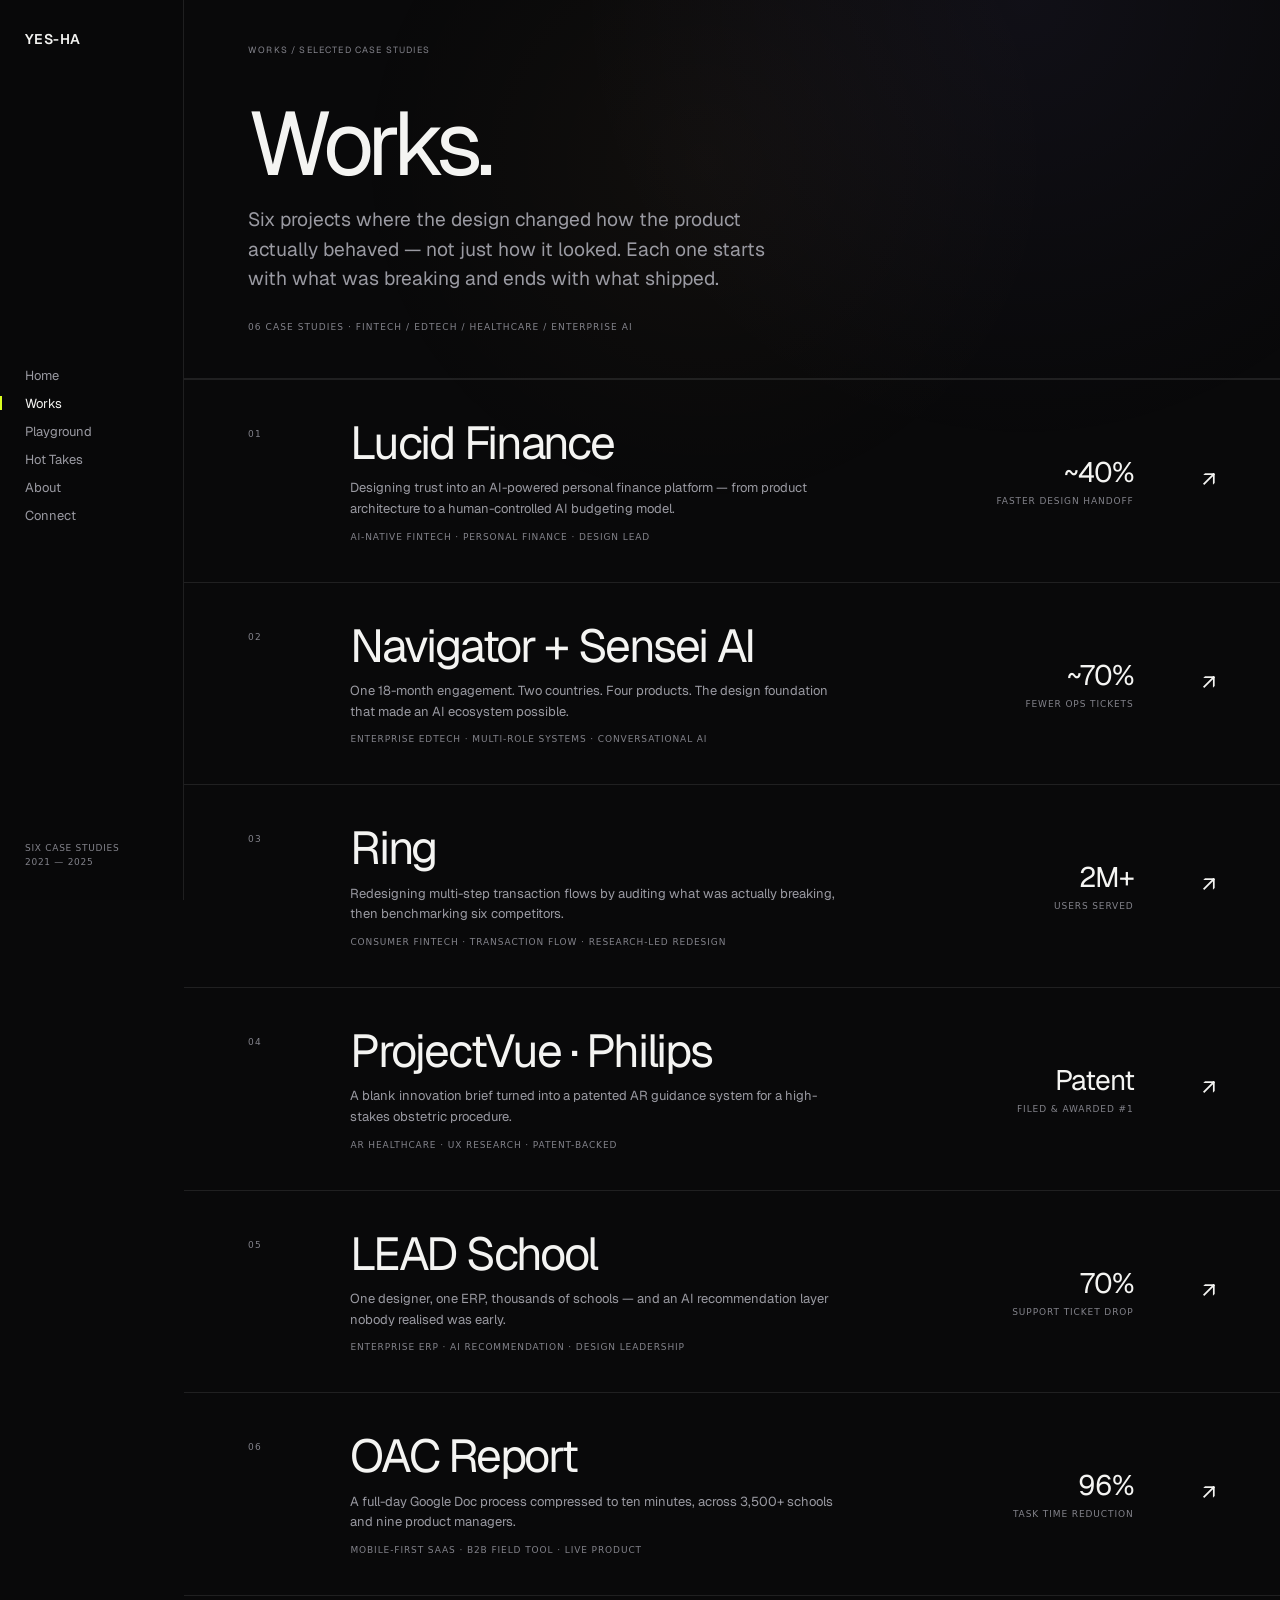
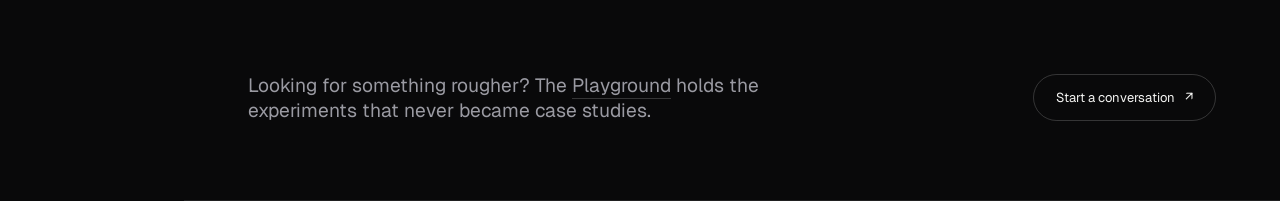
<file: work.html>
<!DOCTYPE html>
<html lang="en">
<head>
<meta charset="utf-8">
<meta name="viewport" content="width=device-width, initial-scale=1">
<title>Selected Work — Yesha Niranjan</title>
<meta name="theme-color" content="#09090a">
<meta name="author" content="Yesha Niranjan">
<meta name="description" content="Six case studies across fintech, EdTech, healthcare AR and enterprise AI — research, systems and shipped outcomes.">
<link rel="canonical" href="https://yesha-design-website.vercel.app/work">
<link rel="icon" href="assets/images/favicon.svg" type="image/svg+xml">
<link rel="apple-touch-icon" href="assets/images/apple-touch-icon.png">
<link rel="manifest" href="site.webmanifest">
<meta property="og:type" content="website">
<meta property="og:site_name" content="Yesha Niranjan">
<meta property="og:title" content="Selected Work — Yesha Niranjan">
<meta property="og:description" content="Six case studies across fintech, EdTech, healthcare AR and enterprise AI — research, systems and shipped outcomes.">
<meta property="og:url" content="https://yesha-design-website.vercel.app/work">
<meta property="og:image" content="https://yesha-design-website.vercel.app/assets/images/og-cover.png">
<meta property="og:image:width" content="1200">
<meta property="og:image:height" content="630">
<meta name="twitter:card" content="summary_large_image">
<meta name="twitter:title" content="Selected Work — Yesha Niranjan">
<meta name="twitter:description" content="Six case studies across fintech, EdTech, healthcare AR and enterprise AI — research, systems and shipped outcomes.">
<meta name="twitter:image" content="https://yesha-design-website.vercel.app/assets/images/og-cover.png">
<link rel="preconnect" href="https://fonts.googleapis.com">
<link rel="preconnect" href="https://fonts.gstatic.com" crossorigin>
<link rel="preload" as="style" href="https://fonts.googleapis.com/css2?family=Geist:wght@300;400;500;600;700&display=swap">
<link rel="stylesheet" href="https://fonts.googleapis.com/css2?family=Geist:wght@300;400;500;600;700&display=swap" media="print" onload="this.media='all'">
<noscript><link rel="stylesheet" href="https://fonts.googleapis.com/css2?family=Geist:wght@300;400;500;600;700&display=swap"></noscript>
<link rel="stylesheet" href="assets/css/tokens.css">
<link rel="stylesheet" href="assets/css/base.css">
<link rel="stylesheet" href="assets/css/pages.css">
<link rel="stylesheet" href="assets/css/works.css">
</head>
<body>
<a class="skip-link" href="#main">Skip to content</a>
<div class="progress-bar" role="presentation"></div>

<aside class="master-sidebar" aria-label="Primary navigation">
  <a class="master-logo" href="index.html" aria-label="Yesha Niranjan — Home">YES-HA</a>
  <nav class="master-nav">
    <a href="index.html">Home</a>
    <a href="work.html">Works</a>
    <a href="playground.html">Playground</a>
    <a href="hot-takes.html">Hot Takes</a>
    <a href="about.html">About</a>
    <a href="connect.html">Connect</a>
  </nav>
  <div class="master-context">Six case studies<br>2021 — 2025</div>
</aside>

<header class="mobile-bar">
  <a class="mobile-logo" href="index.html">YES-HA</a>
  <button class="mobile-menu-btn" type="button" data-mobile-menu aria-expanded="false" aria-controls="mobilePanel">Menu</button>
</header>
<nav class="mobile-panel" id="mobilePanel" data-mobile-panel aria-label="Mobile navigation">
  <a href="index.html">Home</a>
  <a href="work.html">Works</a>
  <a href="playground.html">Playground</a>
  <a href="hot-takes.html">Hot Takes</a>
  <a href="about.html">About</a>
  <a href="connect.html">Connect</a>
  <div class="mobile-context">Six case studies · 2021 — 2025</div>
</nav>

<main id="main" class="site-main page-shell">

  <section class="page-hero">
    <span class="page-kicker">Works / Selected case studies</span>
    <h1 class="page-title">Works.</h1>
    <p class="page-sub">Six projects where the design changed how the product actually behaved — not just how it looked. Each one starts with what was breaking and ends with what shipped.</p>
    <div class="page-meta">06 case studies · Fintech / EdTech / Healthcare / Enterprise AI</div>
  </section>

  <section class="work-index" aria-label="Case studies">

    <a class="work-row" href="lucid.html" data-reveal>
      <span class="work-num">01</span>
      <span class="work-main">
        <span class="work-name">Lucid Finance</span>
        <span class="work-desc">Designing trust into an AI-powered personal finance platform — from product architecture to a human-controlled AI budgeting model.</span>
        <span class="work-tags">AI-Native Fintech · Personal Finance · Design Lead</span>
      </span>
      <span class="work-metric"><b>~40%</b><i>faster design handoff</i></span>
      <span class="work-go" aria-hidden="true">↗</span>
    </a>

    <a class="work-row" href="navigator.html" data-reveal>
      <span class="work-num">02</span>
      <span class="work-main">
        <span class="work-name">Navigator + Sensei AI</span>
        <span class="work-desc">One 18-month engagement. Two countries. Four products. The design foundation that made an AI ecosystem possible.</span>
        <span class="work-tags">Enterprise EdTech · Multi-Role Systems · Conversational AI</span>
      </span>
      <span class="work-metric"><b>~70%</b><i>fewer ops tickets</i></span>
      <span class="work-go" aria-hidden="true">↗</span>
    </a>

    <a class="work-row" href="ring.html" data-reveal>
      <span class="work-num">03</span>
      <span class="work-main">
        <span class="work-name">Ring</span>
        <span class="work-desc">Redesigning multi-step transaction flows by auditing what was actually breaking, then benchmarking six competitors.</span>
        <span class="work-tags">Consumer Fintech · Transaction Flow · Research-Led Redesign</span>
      </span>
      <span class="work-metric"><b>2M+</b><i>users served</i></span>
      <span class="work-go" aria-hidden="true">↗</span>
    </a>

    <a class="work-row" href="philips.html" data-reveal>
      <span class="work-num">04</span>
      <span class="work-main">
        <span class="work-name">ProjectVue · Philips</span>
        <span class="work-desc">A blank innovation brief turned into a patented AR guidance system for a high-stakes obstetric procedure.</span>
        <span class="work-tags">AR Healthcare · UX Research · Patent-Backed</span>
      </span>
      <span class="work-metric"><b>Patent</b><i>filed &amp; awarded #1</i></span>
      <span class="work-go" aria-hidden="true">↗</span>
    </a>

    <a class="work-row" href="lead.html" data-reveal>
      <span class="work-num">05</span>
      <span class="work-main">
        <span class="work-name">LEAD School</span>
        <span class="work-desc">One designer, one ERP, thousands of schools — and an AI recommendation layer nobody realised was early.</span>
        <span class="work-tags">Enterprise ERP · AI Recommendation · Design Leadership</span>
      </span>
      <span class="work-metric"><b>70%</b><i>support ticket drop</i></span>
      <span class="work-go" aria-hidden="true">↗</span>
    </a>

    <a class="work-row" href="oac.html" data-reveal>
      <span class="work-num">06</span>
      <span class="work-main">
        <span class="work-name">OAC Report</span>
        <span class="work-desc">A full-day Google Doc process compressed to ten minutes, across 3,500+ schools and nine product managers.</span>
        <span class="work-tags">Mobile-First SaaS · B2B Field Tool · Live Product</span>
      </span>
      <span class="work-metric"><b>96%</b><i>task time reduction</i></span>
      <span class="work-go" aria-hidden="true">↗</span>
    </a>

  </section>

  <section class="work-outro" data-reveal>
    <p>Looking for something rougher? The <a href="playground.html">Playground</a> holds the experiments that never became case studies.</p>
    <a class="work-cta" href="connect.html">Start a conversation <span aria-hidden="true">↗</span></a>
  </section>

</main>
<script src="assets/js/site.js" defer></script>
<script src="assets/js/motion.js" defer></script>
</body>
</html>
</file>
<file: assets/css/tokens.css>
/* ===========================================================
   YES-HA — DESIGN TOKENS
   Single source of truth. No other file may redefine a token.
   Rationale lives in DESIGN.md.
   =========================================================== */

:root {
  /* --- Surface ramp -------------------------------------- */
  --bg: #09090a;
  --surface: #0e0e10;
  --surface-2: #131316;
  --surface-3: #18181c;

  /* --- Text ramp (contrast-checked against --bg) ---------- */
  --text: #f4f4f2;        /* 18.4:1 — headlines, primary */
  --soft: #c7c7c4;        /* 11.4:1 — long-form body */
  --muted: #9a9aa2;       /*  7.1:1 — secondary body */
  --faint: #83838b;       /*  5.3:1 — smallest legible text */
  --ghost: #5f5f66;       /*  2.9:1 — DECORATIVE ONLY, never text */

  /* --- Hairlines ----------------------------------------- */
  --line: rgba(255,255,255,.095);
  --line-strong: rgba(255,255,255,.18);

  /* --- Accent -------------------------------------------- */
  /* Signal Lime. Reserved for system state: availability,
     progress, focus, one primary CTA. Never decoration. */
  --accent: #dafe20;
  --accent-soft: rgba(218,254,32,.11);
  --accent-ink: #0a0a0a;

  /* --- Category tints (gradients + data only) ------------- */
  --warm: #ffbd71;
  --violet: #9c8cff;
  --green: #39df9d;

  /* --- Layout -------------------------------------------- */
  --sidebar: 184px;
  --gutter: clamp(20px,5vw,78px);
  --maxw: 1450px;
  --radius-sm: 10px;
  --radius-md: 16px;
  --radius-lg: 24px;

  /* --- Type ---------------------------------------------- */
  --geist: "Geist", ui-sans-serif, system-ui, -apple-system, BlinkMacSystemFont, "Segoe UI", sans-serif;
  --font-main: var(--geist);
  --rounded: "SF Pro Rounded", ui-rounded, "Arial Rounded MT Bold", system-ui, sans-serif;
  --font-round: var(--rounded);

  --t-hero: clamp(58px,7vw,96px);
  --t-display: clamp(44px,5vw,72px);
  --t-title: clamp(35px,4vw,58px);
  --t-head: clamp(25px,2.5vw,38px);
  --t-lead: clamp(16px,1.5vw,20px);
  --t-body: 15px;
  --t-small: 13px;
  --t-micro: 11px;
  --t-label: 9px;

  --track-hero: -.065em;
  --track-title: -.05em;
  --track-label: .13em;

  /* --- Motion -------------------------------------------- */
  --ease: cubic-bezier(.2,.75,.2,1);
  --ease-out: cubic-bezier(.2,.8,.2,1);
  --dur-fast: .2s;
  --dur: .38s;
  --dur-slow: .7s;

  /* --- Preloader ----------------------------------------- */
  /* Home-page boot sequence (assets/js/preloader.js). Runs in
     Signal Lime: loading progress is system state. */
  --pl-accent: var(--accent);
  --mono: ui-monospace, "SF Mono", "Geist Mono", "JetBrains Mono", "Cascadia Code", Menlo, Consolas, "Liberation Mono", monospace;
}

/* Motion is a layer, never a dependency. */
@media (prefers-reduced-motion: reduce) {
  :root { --dur-fast:.01ms; --dur:.01ms; --dur-slow:.01ms; }
}
</file>
<file: assets/css/base.css>
/* ===========================================================
   YES-HA — BASE
   Reset, ambient atmosphere, master navigation, a11y floor.
   Loads after tokens.css, before any page/section stylesheet.
   =========================================================== */

*,*::before,*::after{box-sizing:border-box}
html{scroll-behavior:smooth;background:var(--bg);-webkit-text-size-adjust:100%}
body{margin:0;min-height:100vh;background-color:var(--bg);color:var(--text);font-family:var(--geist);font-size:var(--t-body);-webkit-font-smoothing:antialiased;-moz-osx-font-smoothing:grayscale}
body,h1,h2,h3,h4,p,figure{margin:0}
a{color:inherit;text-decoration:none}
img,svg,video,iframe{display:block;max-width:100%}
button,input,textarea,select{font:inherit;color:inherit}
::selection{background:var(--accent);color:var(--accent-ink)}
@media (prefers-reduced-motion:reduce){html{scroll-behavior:auto}}

/* --- Ambient atmosphere -----------------------------------
   One fixed, non-interactive light field shared by every page
   so the whole site feels like a single room. ------------- */
body::before{
  content:"";position:fixed;inset:0;z-index:0;pointer-events:none;
  background:
    radial-gradient(circle at 80% 0%, rgba(156,140,255,.055), transparent 28rem),
    radial-gradient(circle at 55% 18%, rgba(255,189,113,.035), transparent 22rem);
}
body>*{position:relative;z-index:1}

/* --- Accessibility floor ---------------------------------- */
.skip-link{position:absolute;left:-9999px;top:0;z-index:9999;padding:12px 18px;background:var(--accent);color:var(--accent-ink);font:500 12px var(--rounded);letter-spacing:.08em;text-transform:uppercase;border-radius:0 0 var(--radius-sm) 0}
.skip-link:focus{left:0}
:focus-visible{outline:2px solid var(--accent);outline-offset:3px;border-radius:2px}
:focus:not(:focus-visible){outline:none}

/* --- Scroll progress rail --------------------------------- */
.progress-bar{position:fixed;left:0;top:0;height:2px;width:0;background:var(--accent);z-index:1000;transform-origin:left center;box-shadow:0 0 12px var(--accent-soft)}

/* --- Master sidebar --------------------------------------- */
.master-sidebar{position:fixed;inset:0 auto 0 0;width:var(--sidebar);padding:30px 25px;border-right:1px solid var(--line);background:rgba(9,9,10,.96);backdrop-filter:blur(16px);-webkit-backdrop-filter:blur(16px);display:flex;flex-direction:column;z-index:100}
.master-logo{font-size:14px;font-weight:600;letter-spacing:.03em}
.master-nav{margin:auto 0;display:grid;gap:11px}
.master-nav a{position:relative;font-size:var(--t-small);color:var(--muted);transition:color var(--dur-fast) var(--ease)}
.master-nav a::before{content:"";position:absolute;left:-25px;top:50%;width:2px;height:0;background:var(--accent);transform:translateY(-50%);transition:height var(--dur) var(--ease)}
.master-nav a:hover{color:var(--text)}
.master-nav a[aria-current="page"],.master-nav a.active{color:var(--text)}
.master-nav a[aria-current="page"]::before,.master-nav a.active::before{height:14px}
.master-context{font:500 var(--t-label)/1.55 var(--rounded);letter-spacing:.08em;text-transform:uppercase;color:var(--faint)}

.mobile-bar{display:none}
.mobile-panel{display:none}
.main,.site-main{margin-left:var(--sidebar)}

/* micro-label family */
.eyebrow,.section-eyebrow,.cs-hero-tag,.tag,.cs-chip,.toc-project,.chapter-num,.mobile-toc-pill,.finding-badge,.persona-tag,.status,.label,.kicker{font-family:var(--rounded)}

/* --- Shared primitives ------------------------------------ */
.asset-placeholder{min-height:320px;border:1px solid var(--line);border-radius:var(--radius-md);background:linear-gradient(145deg,var(--surface-3),var(--surface));display:grid;place-items:center;padding:24px;text-align:center;color:var(--faint);font:500 var(--t-label)/1.5 var(--rounded);letter-spacing:.11em;text-transform:uppercase}

/* --- Motion primitives ------------------------------------ */
.reveal{opacity:0;transform:translateY(18px);transition:opacity var(--dur-slow) var(--ease),transform var(--dur-slow) var(--ease)}
.reveal.visible{opacity:1;transform:none}
@media (prefers-reduced-motion:reduce){
  .reveal{opacity:1;transform:none}
  *,*::before,*::after{animation-duration:.01ms!important;animation-iteration-count:1!important;transition-duration:.01ms!important;scroll-behavior:auto!important}
}

/* --- Cross-document transitions (progressive enhancement) -- */
@view-transition{navigation:auto}
@media (prefers-reduced-motion:no-preference){
  ::view-transition-old(root){animation:vt-out .22s var(--ease) both}
  ::view-transition-new(root){animation:vt-in .32s var(--ease) both}
  @keyframes vt-out{to{opacity:0}}
  @keyframes vt-in{from{opacity:0;transform:translateY(8px)}}
}

/* --- Mobile ------------------------------------------------ */
@media (max-width:900px){
  :root{--sidebar:0px}
  .master-sidebar{display:none}
  .main,.site-main{margin-left:0}
  .mobile-bar{display:flex;position:sticky;top:0;height:58px;align-items:center;justify-content:space-between;padding:0 20px;border-bottom:1px solid var(--line);background:rgba(9,9,10,.94);backdrop-filter:blur(14px);-webkit-backdrop-filter:blur(14px);z-index:500}
  .mobile-logo{font-size:13px;font-weight:600}
  .mobile-menu-btn{border:0;background:transparent;color:var(--text);font:500 var(--t-label) var(--rounded);letter-spacing:.13em;text-transform:uppercase;cursor:pointer;padding:10px;margin:-10px -10px -10px 0;min-height:44px;min-width:44px}
  .mobile-panel{position:fixed;inset:58px 0 0;background:var(--bg);z-index:480;padding:24px 20px 40px;flex-direction:column;overflow-y:auto}
  .mobile-panel.open{display:flex}
  .mobile-panel a{padding:16px 0;border-bottom:1px solid var(--line);font-size:28px;letter-spacing:-.04em;min-height:44px;display:flex;align-items:center}
  .mobile-panel a[aria-current="page"]{color:var(--accent)}
  .mobile-context{margin-top:auto;padding-top:28px;color:var(--faint);font:500 var(--t-label)/1.5 var(--rounded);letter-spacing:.1em;text-transform:uppercase}
}

/* --- Film grain -------------------------------------------
   Shared texture layer. Keeps large flat dark fields from
   banding on cheap panels and gives the site its "printed"
   feel. Sits above content, ignores pointer events. ------- */
body::after{
  content:"";position:fixed;inset:0;z-index:999;pointer-events:none;
  opacity:.16;mix-blend-mode:soft-light;
  background-image:url("data:image/svg+xml,%3Csvg viewBox='0 0 180 180' xmlns='http://www.w3.org/2000/svg'%3E%3Cfilter id='n'%3E%3CfeTurbulence type='fractalNoise' baseFrequency='.92' numOctaves='2' stitchTiles='stitch'/%3E%3C/filter%3E%3Crect width='100%25' height='100%25' filter='url(%23n)' opacity='.10'/%3E%3C/svg%3E");
}
</file>
<file: assets/css/home.css>
/* ===========================================================
   YES-HA — HOME
   Extracted from index.html so it caches independently.
   Depends on tokens.css + base.css. Defines no tokens.
   =========================================================== */

/* =========================================================
       YESHA NIRANJAN — HOME / DARK REDESIGN
       Primary: Geist
       Accent/meta: SF Pro Rounded system stack
       ========================================================= */

    body {
      font-size: 16px;
      line-height: 1.5;
      overflow-x: hidden;
    }

    body.menu-open { overflow: hidden; }

    .round { font-family: var(--font-round); }
    .sr-only {
      position: absolute; width: 1px; height: 1px; padding: 0; margin: -1px;
      overflow: hidden; clip: rect(0,0,0,0); white-space: nowrap; border: 0;
    }

    /* Navigation is provided by assets/css/base.css (YES-HA master component). */

    /* ================= MAIN ================= */
    .main { margin-left: var(--sidebar); }
    .section { position: relative; border-bottom: 1px solid var(--line); }
    .content { width: min(100%, 1440px); margin-inline: auto; }

    .section-inner { padding: clamp(70px, 8vw, 120px) clamp(28px, 5vw, 72px); }
    .section-head {
      display: flex;
      align-items: flex-end;
      justify-content: space-between;
      gap: 28px;
      margin-bottom: 32px;
    }
    .section-title { font-size: clamp(36px, 4.4vw, 66px); line-height: .98; letter-spacing: -.05em; font-weight: 600; }
    .section-kicker { color: var(--muted); margin-bottom: 12px; }

    .text-link {
      display: inline-flex;
      align-items: center;
      gap: 10px;
      color: var(--text-soft);
      text-decoration: none;
      font-size: 13px;
      transition: color .25s ease;
    }
    .text-link span { transition: transform .25s var(--ease); }
    .text-link:hover { color: var(--text); }
    .text-link:hover span { transform: translateX(4px); }

    /* ================= HERO ================= */
    .hero { min-height: 100svh; display: grid; align-items: center; overflow: hidden; }
    .hero-inner {
      min-height: 100svh;
      display: grid;
      grid-template-columns: minmax(0, 1.12fr) minmax(320px, .88fr);
      gap: clamp(34px, 5vw, 80px);
      align-items: center;
      padding: 78px clamp(28px, 5vw, 72px) 64px;
    }

    .eyebrow {
      width: fit-content;
      display: inline-flex;
      align-items: center;
      gap: 8px;
      color: var(--text-soft);
      padding: 8px 12px;
      border-radius: 999px;
      border: 1px solid var(--line);
      background: rgba(255,255,255,.025);
      margin-bottom: 28px;
    }

    .eyebrow-dot { width: 5px; height: 5px; border-radius: 50%; background: var(--accent); box-shadow: 0 0 12px rgba(218,254,32,.45); }

    .hero h1 {
      max-width: 900px;
      font-size: clamp(56px, 6.5vw, 96px);
      line-height: .88;
      letter-spacing: -.065em;
      font-weight: 600;
      text-wrap: balance;
    }

    .hero h1 .accent-word {
      position: relative;
      display: inline-block;
      color: transparent;
      background: linear-gradient(100deg, #f4f4f2 0%, #ffcb7a 28%, #bda7ff 72%, #f4f4f2 100%);
      -webkit-background-clip: text;
      background-clip: text;
    }

    .hero h1 .accent-word::after {
      content: "";
      position: absolute;
      width: 8px; height: 8px;
      right: -12px; bottom: .13em;
      border-radius: 50%;
      background: var(--accent);
      box-shadow: 0 0 18px rgba(218,254,32,.45);
    }

    .hero-copy {
      max-width: 660px;
      margin-top: 30px;
      color: var(--text-soft);
      font-size: clamp(16px, 1.3vw, 20px);
      line-height: 1.55;
      letter-spacing: -.01em;
    }

    .hero-actions { display: flex; flex-wrap: wrap; gap: 12px; margin-top: 34px; }

    .btn {
      display: inline-flex;
      align-items: center;
      justify-content: center;
      gap: 12px;
      min-height: 48px;
      padding: 0 18px;
      border: 1px solid var(--line-strong);
      border-radius: 999px;
      color: var(--text);
      background: rgba(255,255,255,.025);
      text-decoration: none;
      font-size: 13px;
      font-weight: 550;
      transition: transform .3s var(--ease), background .3s var(--ease), color .3s var(--ease), border-color .3s var(--ease);
    }

    .btn:hover { transform: translateY(-2px); border-color: rgba(255,255,255,.28); background: rgba(255,255,255,.06); }
    .btn-primary { background: var(--text); color: #0c0c0d; border-color: var(--text); }
    .btn-primary:hover { background: var(--accent); border-color: var(--accent); }
    .btn .arrow { transition: transform .25s var(--ease); }
    .btn:hover .arrow { transform: translate(3px,-2px); }

    .hero-note {
      margin-top: 26px;
      color: var(--muted);
      font-family: var(--font-round);
      font-size: 11px;
      letter-spacing: .045em;
    }

    /* Hero visual — generative CSS */
    .hero-visual {
      position: relative;
      min-height: 540px;
      display: grid;
      place-items: center;
      isolation: isolate;
    }

    .orbital {
      position: relative;
      width: min(38vw, 520px);
      aspect-ratio: 1;
      border-radius: 42% 58% 62% 38% / 43% 38% 62% 57%;
      background:
        radial-gradient(circle at 38% 34%, rgba(255,255,255,.18), transparent 4%),
        radial-gradient(circle at 55% 45%, rgba(156,140,255,.26), transparent 32%),
        radial-gradient(circle at 47% 62%, rgba(255,189,113,.13), transparent 34%),
        radial-gradient(circle at center, rgba(255,255,255,.04), rgba(255,255,255,.008) 58%, transparent 70%);
      filter: saturate(.9);
      animation: drift 10s ease-in-out infinite alternate;
    }

    .orbital::before,
    .orbital::after {
      content: "";
      position: absolute;
      inset: 13%;
      border: 1px solid rgba(255,255,255,.13);
      border-radius: 50%;
      transform: rotate(22deg) scaleY(.55);
      box-shadow:
        0 0 0 32px rgba(255,255,255,.018),
        0 0 0 70px rgba(255,255,255,.012);
    }

    .orbital::after { inset: 27%; transform: rotate(-28deg) scaleY(.52); border-color: rgba(218,254,32,.3); }

    @keyframes drift {
      from { transform: translate3d(-6px,-4px,0) rotate(-2deg); }
      to { transform: translate3d(12px,9px,0) rotate(3deg); }
    }

    .orbit-dot {
      position: absolute;
      width: 8px; height: 8px;
      border-radius: 50%;
      background: var(--accent);
      box-shadow: 0 0 22px rgba(218,254,32,.65);
      animation: orbit 9s linear infinite;
    }
    @keyframes orbit {
      0% { transform: rotate(0deg) translateX(185px) rotate(0deg); }
      100% { transform: rotate(360deg) translateX(185px) rotate(-360deg); }
    }

    .hero-visual-label {
      position: absolute;
      right: 1%; bottom: 8%;
      max-width: 220px;
      padding: 14px 16px;
      border: 1px solid var(--line);
      border-radius: 14px;
      background: rgba(14,14,16,.72);
      backdrop-filter: blur(14px);
      color: var(--muted);
      font-size: 12px;
    }
    .hero-visual-label strong { color: var(--text); font-weight: 520; display: block; margin-bottom: 4px; }

    .scroll-cue {
      position: absolute;
      left: clamp(28px, 5vw, 72px);
      bottom: 28px;
      color: var(--muted-2);
      font-family: var(--font-round);
      text-transform: uppercase;
      letter-spacing: .12em;
      font-size: 9px;
      display: inline-flex;
      gap: 9px;
      align-items: center;
    }
    .scroll-cue::before { content: ""; width: 30px; height: 1px; background: var(--line-strong); }

    /* ================= SELECTED WORK ================= */
    .work-grid { display: grid; gap: 18px; }

    .project-card {
      position: relative;
      display: grid;
      grid-template-columns: minmax(300px, .78fr) minmax(380px, 1.22fr);
      min-height: 460px;
      border: 1px solid var(--line);
      border-radius: var(--radius-lg);
      overflow: hidden;
      background: linear-gradient(145deg, rgba(255,255,255,.025), rgba(255,255,255,.008));
      text-decoration: none;
      transition: transform .45s var(--ease), border-color .35s ease;
      will-change: transform;
    }

    .project-card:hover { transform: translateY(-4px); border-color: rgba(255,255,255,.19); }

    .project-copy { padding: clamp(28px, 4vw, 50px); display: flex; flex-direction: column; }
    .project-index { color: var(--muted-2); }
    .project-title { margin-top: auto; font-size: clamp(34px, 3.7vw, 56px); line-height: .94; letter-spacing: -.05em; font-weight: 580; max-width: 720px; }
    .project-desc { margin-top: 18px; color: var(--text-soft); font-size: 15px; max-width: 560px; }

    .tag-row { display: flex; flex-wrap: wrap; gap: 8px; margin-top: 22px; }
    .meta-pill {
      display: inline-flex;
      align-items: center;
      min-height: 28px;
      padding: 0 10px;
      border: 1px solid var(--line);
      border-radius: 999px;
      color: var(--muted);
      background: rgba(255,255,255,.018);
      letter-spacing: .08em;
    }

    .metrics { display: flex; flex-wrap: wrap; gap: 26px; margin-top: 34px; }
    .metric strong { display: block; font-size: 24px; line-height: 1; font-weight: 530; letter-spacing: -.03em; }
    .metric span { display: block; color: var(--muted); font-size: 10px; margin-top: 7px; font-family: var(--font-round); text-transform: uppercase; letter-spacing: .08em; }

    .project-art {
      position: relative;
      min-height: 100%;
      overflow: hidden;
      border-left: 1px solid var(--line);
      background: #101012;
    }

    .project-art::before {
      content: "";
      position: absolute;
      inset: 0;
      background: radial-gradient(circle at 65% 38%, rgba(156,140,255,.22), transparent 34%), linear-gradient(135deg, transparent, rgba(255,255,255,.035));
      transition: transform .65s var(--ease), opacity .4s ease;
    }

    .project-art-board {
      position: absolute;
      width: 68%;
      aspect-ratio: 1.55;
      left: 16%; top: 19%;
      border-radius: 18px;
      border: 1px solid rgba(255,255,255,.12);
      background:
        linear-gradient(rgba(255,255,255,.05), rgba(255,255,255,.015)),
        #15151a;
      box-shadow: 0 36px 90px rgba(0,0,0,.48);
      transform: perspective(1000px) rotateY(-9deg) rotateX(5deg);
      transition: transform .7s var(--ease);
      overflow: hidden;
    }

    .project-card:hover .project-art-board { transform: perspective(1000px) rotateY(-3deg) rotateX(2deg) translateY(-6px); }

    .mock-top { height: 12%; border-bottom: 1px solid var(--line); display: flex; align-items: center; gap: 5px; padding: 0 14px; }
    .mock-top i { width: 5px; height: 5px; border-radius: 50%; background: rgba(255,255,255,.24); }
    .mock-grid { display: grid; grid-template-columns: .35fr .65fr; height: 88%; }
    .mock-side { border-right: 1px solid var(--line); padding: 13px; display: grid; align-content: start; gap: 8px; }
    .mock-side b, .mock-panel b { display: block; height: 7px; border-radius: 99px; background: rgba(255,255,255,.08); }
    .mock-side b:nth-child(2) { width: 72%; }
    .mock-side b:nth-child(3) { width: 54%; }
    .mock-main { padding: 15px; display: grid; grid-template-columns: 1fr 1fr; gap: 10px; }
    .mock-panel { min-height: 68px; border: 1px solid var(--line); border-radius: 10px; padding: 10px; background: rgba(255,255,255,.02); }
    .mock-panel.accent { background: linear-gradient(145deg, rgba(156,140,255,.25), rgba(156,140,255,.04)); }
    .mock-panel.wide { grid-column: 1 / -1; }

    .project-2 .project-art::before { background: radial-gradient(circle at 45% 34%, rgba(218,254,32,.11), transparent 33%), radial-gradient(circle at 72% 62%, rgba(58,146,255,.12), transparent 34%); }
    .project-2 .project-art-board { transform: perspective(1000px) rotateY(8deg) rotateX(4deg); }
    .project-2:hover .project-art-board { transform: perspective(1000px) rotateY(2deg) rotateX(2deg) translateY(-6px); }
    .project-3 .project-art::before { background: radial-gradient(circle at 50% 42%, rgba(255,189,113,.16), transparent 30%), radial-gradient(circle at 76% 64%, rgba(156,140,255,.14), transparent 31%); }
    .project-3 .project-art-board { border-radius: 50%; width: 48%; aspect-ratio: 1; left: 26%; top: 22%; background: radial-gradient(circle at 35% 32%, rgba(255,255,255,.2), transparent 8%), radial-gradient(circle at center, rgba(255,189,113,.15), rgba(156,140,255,.12) 34%, #111115 68%); box-shadow: 0 0 0 34px rgba(255,255,255,.018), 0 0 0 74px rgba(255,255,255,.01), 0 40px 100px rgba(0,0,0,.55); }
    .project-3 .mock-top, .project-3 .mock-grid { display:none; }

    .project-arrow {
      position: absolute;
      right: 22px; bottom: 22px;
      width: 48px; height: 48px;
      display: grid; place-items: center;
      border-radius: 50%;
      border: 1px solid var(--line-strong);
      background: rgba(8,8,9,.62);
      backdrop-filter: blur(10px);
      transition: background .3s ease, color .3s ease, transform .3s var(--ease);
    }
    .project-card:hover .project-arrow { background: var(--accent); color: #09090a; transform: rotate(-8deg); }

    /* ================= DAILY PRACTICE ================= */
    .practice-grid { display: grid; grid-template-columns: minmax(300px, .72fr) minmax(420px, 1.28fr); gap: 18px; }

    .practice-visual,
    .practice-list {
      border: 1px solid var(--line);
      border-radius: var(--radius-lg);
      background: rgba(255,255,255,.018);
      overflow: hidden;
    }

    .practice-visual { min-height: 420px; position: relative; display: grid; align-items: end; padding: 30px; }
    .practice-map { position: absolute; inset: 0; }
    .practice-map svg { width: 100%; height: 100%; }
    .practice-visual-copy { position: relative; z-index: 2; max-width: 390px; color: var(--text-soft); font-size: 14px; }
    .practice-visual-copy strong { display: block; color: var(--text); font-size: 22px; margin-bottom: 8px; font-weight: 550; letter-spacing: -.02em; }

    .decision-track {
      display: grid;
      grid-template-columns: auto 1fr auto 1fr auto;
      align-items: center;
      gap: 12px;
      margin-bottom: 28px;
    }

    .decision-node {
      min-height: 42px;
      display: inline-flex;
      align-items: center;
      justify-content: center;
      padding: 0 15px;
      border: 1px solid var(--line-strong);
      border-radius: 10px;
      color: var(--text-soft);
      background: var(--surface);
      font-family: var(--font-round);
      font-size: 11px;
      letter-spacing: .08em;
      text-transform: uppercase;
    }
    .decision-node.first { border-color: rgba(218,254,32,.5); color: var(--accent); box-shadow: 0 0 30px rgba(218,254,32,.05); }
    .decision-node.end { width: 42px; padding: 0; border-radius: 50%; color: var(--accent); border-color: rgba(218,254,32,.5); }

    .decision-line { height: 1px; position: relative; background: linear-gradient(90deg, var(--line-strong), rgba(255,255,255,.06)); overflow: visible; }
    .decision-line::after { content: ""; position: absolute; top: -2px; left: 0; width: 5px; height: 5px; border-radius: 50%; background: var(--text-soft); animation: travel 3.4s ease-in-out infinite; }
    @keyframes travel { 0%,8% { left: 0; opacity: 0; } 15%{opacity:1;} 86%{opacity:1;} 100% { left: calc(100% - 5px); opacity: 0; } }

    .practice-list { display: grid; align-content: stretch; }
    .practice-item {
      display: grid;
      grid-template-columns: minmax(180px,.8fr) minmax(160px,.7fr) 26px;
      gap: 20px;
      align-items: center;
      padding: 26px 28px;
      border-bottom: 1px solid var(--line);
      min-height: 112px;
      transition: background .3s ease;
    }
    .practice-item:last-child { border-bottom: 0; }
    .practice-item:hover { background: rgba(255,255,255,.03); }
    .practice-item strong { font-size: 17px; font-weight: 550; }
    .practice-item span { color: var(--muted); font-size: 12px; }
    .practice-item i { font-style: normal; color: var(--muted); transition: transform .25s var(--ease), color .25s ease; }
    .practice-item:hover i { transform: translateX(4px); color: var(--accent); }

    /* ================= PLAYGROUND / HOT TAKES ================= */
    .split-grid { display: grid; grid-template-columns: .9fr 1.1fr; gap: 18px; }
    .panel { border: 1px solid var(--line); border-radius: var(--radius-lg); overflow: hidden; background: rgba(255,255,255,.016); }
    .panel-head { display:flex; justify-content:space-between; align-items:center; gap:20px; padding: 24px 26px 18px; }
    .panel-title { font-size: 28px; letter-spacing: -.035em; font-weight: 560; }

    .play-visuals { display: grid; grid-template-columns: 1.1fr .9fr; gap: 10px; padding: 0 12px 12px; }
    .play-card {
      min-height: 265px;
      border: 1px solid var(--line);
      border-radius: 16px;
      position: relative;
      overflow: hidden;
      text-decoration: none;
      background: #111114;
    }
    .play-card::before {
      content: ""; position:absolute; inset:-30%;
      background: repeating-radial-gradient(circle at 50% 50%, transparent 0 12px, rgba(218,254,32,.12) 13px 14px, transparent 15px 27px);
      transform: rotate(16deg) scale(1.2);
      transition: transform .7s var(--ease);
    }
    .play-card:nth-child(2)::before { background: repeating-radial-gradient(circle at 50% 48%, transparent 0 9px, rgba(156,140,255,.18) 10px 11px, transparent 12px 22px); transform: scale(.85); }
    .play-card:hover::before { transform: rotate(22deg) scale(1.35); }
    .play-card:nth-child(2):hover::before { transform: scale(.98) rotate(-6deg); }
    .play-label { position:absolute; left:18px; right:18px; bottom:16px; color:var(--text); font-size:13px; }
    .play-label span { display:block; color:var(--muted); font-size:10px; margin-top:5px; font-family:var(--font-round); text-transform:uppercase; letter-spacing:.08em; }

    .article-list { border-top: 1px solid var(--line); }
    .article {
      display: grid;
      grid-template-columns: 96px 1fr 30px;
      gap: 20px;
      align-items: center;
      padding: 22px 26px;
      border-bottom: 1px solid var(--line);
      text-decoration: none;
      transition: background .25s ease;
    }
    .article:last-child { border-bottom:0; }
    .article:hover { background:rgba(255,255,255,.025); }
    .article-meta { color: var(--muted-2); line-height: 1.55; letter-spacing:.07em; }
    .article h3 { font-size: clamp(16px, 1.4vw, 20px); line-height:1.25; letter-spacing:-.025em; font-weight:520; }
    .article .arr { color:var(--muted); transition:.25s var(--ease); }
    .article:hover .arr { color:var(--accent); transform:translateX(4px); }

    /* ================= WHY / DO / IT ================= */
    .method-strip { display: grid; grid-template-columns: repeat(3,1fr); }
    .method-block {
      min-height: 240px;
      padding: 34px;
      border-right: 1px solid var(--line);
      position: relative;
      overflow: hidden;
    }
    .method-block:last-child { border-right:0; }
    .method-number { color:var(--muted-2); font-family:var(--font-round); font-size:10px; letter-spacing:.12em; }
    .method-block h3 { margin-top:54px; font-size:48px; line-height:.92; letter-spacing:-.05em; font-weight:580; }
    .method-block p { margin-top:12px; color:var(--muted); max-width:250px; font-size:13px; }
    .method-symbol { position:absolute; right:24px; top:24px; color:rgba(218,254,32,.62); font-size:34px; font-family:var(--font-round); transition:transform .5s var(--ease); }
    .method-block:hover .method-symbol { transform:rotate(16deg) scale(1.08); }

    /* ================= ABOUT PREVIEW ================= */
    .about-preview { display: grid; grid-template-columns: .55fr 1.45fr; gap: clamp(32px, 7vw, 120px); align-items: start; }
    .about-preview h2 { font-size: clamp(44px, 6vw, 88px); line-height:.96; letter-spacing:-.055em; font-weight:580; max-width:1040px; }
    .about-preview-copy { margin-top:34px; display:grid; grid-template-columns:1fr auto; gap:30px; align-items:end; }
    .about-preview-copy p { color:var(--text-soft); max-width:720px; font-size:16px; }

    /* ================= CTA ================= */
    .cta-wrap { padding: clamp(70px, 8vw, 120px) clamp(28px, 5vw, 72px); }
    .cta-card {
      position:relative;
      overflow:hidden;
      min-height:320px;
      padding:clamp(34px, 5vw, 64px);
      border:1px solid var(--line);
      border-radius:28px;
      background:linear-gradient(120deg, rgba(255,189,113,.08), rgba(156,140,255,.08) 42%, rgba(218,254,32,.04));
      display:grid;
      grid-template-columns:1fr auto;
      align-items:end;
      gap:30px;
    }
    .cta-card::before { content:""; position:absolute; width:430px; aspect-ratio:1; right:-130px; bottom:-260px; border-radius:50%; background:radial-gradient(circle, rgba(218,254,32,.16), transparent 65%); filter:blur(8px); }
    .cta-kicker { color:var(--muted); font-family:var(--font-round); text-transform:uppercase; letter-spacing:.12em; font-size:10px; }
    .cta-card h2 { margin-top:14px; font-size:clamp(46px, 6.4vw, 92px); line-height:.92; letter-spacing:-.06em; font-weight:580; max-width:900px; }
    .cta-card p { margin-top:20px; color:var(--text-soft); max-width:600px; font-size:15px; }
    .cta-action { position:relative; z-index:2; }

    .footer { display:flex; justify-content:space-between; gap:20px; padding:20px clamp(28px,5vw,72px) 30px; color:var(--muted-2); font-size:10px; }

    /* ================= REVEAL ================= */
    [data-reveal] { opacity:0; transform:translateY(22px); transition:opacity .75s var(--ease), transform .75s var(--ease); }
    [data-reveal].visible { opacity:1; transform:none; }

    /* ================= RESPONSIVE ================= */
    @media (max-width: 1180px) {
      :root { --sidebar: 190px; }
      .sidebar { padding-inline:22px; }
      .hero-inner { grid-template-columns:1fr .72fr; }
      .project-card { grid-template-columns:.9fr 1.1fr; }
      .practice-grid { grid-template-columns:1fr; }
      .practice-visual { min-height:340px; }
      .split-grid { grid-template-columns:1fr; }
    }

    @media (max-width: 900px) {
      :root { --sidebar: 0px; }
      .sidebar { display:none; }
      .mobile-bar { display:flex; }
      .main { margin-left:0; padding-top:64px; }
      .hero, .hero-inner { min-height:auto; }
      .hero-inner { grid-template-columns:1fr; padding-top:72px; padding-bottom:86px; }
      .hero-visual { min-height:390px; }
      .orbital { width:min(76vw,440px); }
      .project-card { grid-template-columns:1fr; }
      .project-art { min-height:360px; border-left:0; border-top:1px solid var(--line); }
      .method-strip { grid-template-columns:1fr; }
      .method-block { border-right:0; border-bottom:1px solid var(--line); }
      .method-block:last-child { border-bottom:0; }
      .about-preview { grid-template-columns:1fr; }
      .cta-card { grid-template-columns:1fr; align-items:start; }
      .cta-action { margin-top:20px; }
    }

    @media (max-width: 620px) {
      .section-inner { padding:64px 20px; }
      .hero-inner { padding:58px 20px 76px; }
      .hero h1 { font-size:clamp(54px,16vw,82px); }
      .hero-copy { font-size:16px; }
      .hero-visual { min-height:310px; }
      .orbital { width:85vw; }
      .orbit-dot { animation:none; right:15%; top:25%; }
      .hero-visual-label { right:0; bottom:0; }
      .scroll-cue { left:20px; bottom:20px; }
      .section-head { align-items:flex-start; flex-direction:column; }
      .project-card { min-height:0; border-radius:18px; }
      .project-copy { padding:28px 22px; }
      .project-title { margin-top:58px; }
      .project-art { min-height:280px; }
      .project-art-board { width:78%; left:11%; top:17%; }
      .metrics { gap:20px; }
      .decision-track { grid-template-columns:1fr auto 1fr; gap:8px; }
      .decision-line:nth-of-type(2) { display:none; }
      .decision-node.end { display:none; }
      .practice-visual { min-height:300px; padding:22px; }
      .practice-item { grid-template-columns:1fr 20px; gap:10px; padding:22px; }
      .practice-item span { grid-column:1; grid-row:2; }
      .practice-item i { grid-column:2; grid-row:1 / span 2; }
      .play-visuals { grid-template-columns:1fr; }
      .play-card { min-height:220px; }
      .article { grid-template-columns:1fr 24px; gap:12px; padding:20px; }
      .article-meta { grid-column:1 / -1; }
      .method-block { min-height:210px; padding:28px 22px; }
      .about-preview-copy { grid-template-columns:1fr; }
      .cta-wrap { padding:64px 20px; }
      .cta-card { padding:30px 22px; border-radius:20px; }
      .footer { padding-inline:20px; flex-direction:column; }
    }

    @media (prefers-reduced-motion: reduce) {
      html { scroll-behavior:auto; }
      *, *::before, *::after { animation-duration:.001ms !important; animation-iteration-count:1 !important; transition-duration:.001ms !important; }
      [data-reveal] { opacity:1; transform:none; }
    }
  
    .hero-video { overflow:hidden; border:1px solid var(--line); border-radius:var(--radius-lg); background:#050505; min-height:540px; }
    .hero-video iframe { width:100%; height:100%; min-height:540px; border:0; display:block; }
    @media (max-width:900px){ .hero-video,.hero-video iframe{min-height:390px;} }
    @media (max-width:560px){ .hero-video,.hero-video iframe{min-height:310px;} }

/* --- Deferred video facade --------------------------------
   The embed is ~1MB and was blocking LCP. It now loads on
   scroll-intent or press; this is what stands in until then. */
.video-facade{position:relative;width:100%;min-height:540px;cursor:pointer;border:0;
  background:
    radial-gradient(circle at 35% 40%, rgba(156,140,255,.16), transparent 45%),
    radial-gradient(circle at 70% 60%, rgba(218,254,32,.07), transparent 40%),
    linear-gradient(145deg,var(--surface-3),var(--bg));
  display:grid;place-items:center}
.video-facade-label{display:grid;gap:8px;justify-items:center;font:500 var(--t-label) var(--rounded);letter-spacing:.16em;text-transform:uppercase;color:var(--muted)}
.video-facade-label span{color:var(--faint)}
.video-facade::after{content:"";position:absolute;inset:0;border:1px solid var(--line);pointer-events:none}
.video-facade:hover .video-facade-label{color:var(--text)}
.hero-video iframe{width:100%;height:100%;min-height:540px;border:0;display:block}
@media (max-width:900px){.video-facade,.hero-video iframe{min-height:390px}}
@media (max-width:560px){.video-facade,.hero-video iframe{min-height:310px}}

/* =========================================================
   PRELOADER — boot sequence, first home-page load of a visit
   The inline gate in index.html <head> adds .yn-pl-on and
   .yn-pl-lock before first paint when it should play, so it
   never flashes on a return visit. preloader.js builds the
   markup, runs the count, then lifts. Colour: --pl-accent
   in tokens.css.
   ========================================================= */
.yn-pl{display:none}
.yn-pl-on .yn-pl{
  position:fixed;inset:0;z-index:2147483647;display:grid;place-items:center;
  background:var(--bg);color:var(--text);font:400 16px/1.4 var(--mono);
  isolation:isolate;overflow:hidden;transition:opacity var(--dur-slow) var(--ease);
}
/* Freeze scroll and hold the page's own entrance reveals until the overlay lifts */
.yn-pl-lock{overflow:hidden;scrollbar-gutter:stable}
.yn-pl-lock body{overflow:hidden}
.yn-pl-lock .reveal.visible{opacity:0;transform:translateY(18px)}

/* depth: vignette, faint grain, and an accent haze that grows with progress */
.yn-pl::before{content:"";position:absolute;inset:0;z-index:-1;pointer-events:none;background:radial-gradient(120% 90% at 50% 45%,transparent 55%,rgba(0,0,0,.55) 100%)}
.yn-pl::after{content:"";position:absolute;inset:0;z-index:-1;pointer-events:none;opacity:.05;background-image:url("data:image/svg+xml,%3Csvg xmlns='http://www.w3.org/2000/svg' width='160' height='160'%3E%3Cfilter id='n'%3E%3CfeTurbulence type='fractalNoise' baseFrequency='.85' numOctaves='2' stitchTiles='stitch'/%3E%3C/filter%3E%3Crect width='100%25' height='100%25' filter='url(%23n)'/%3E%3C/svg%3E")}
.yn-pl__glow{position:absolute;inset:0;z-index:-1;pointer-events:none;opacity:.25;background:radial-gradient(520px circle at 50% 48%,color-mix(in srgb,var(--pl-accent) 8%,transparent),transparent 62%)}

/* corner telemetry — equal row height keeps all four corners on one line */
.yn-pl__meta{position:absolute;display:flex;align-items:center;gap:.75em;height:20px;font-size:10.5px;line-height:1;letter-spacing:.16em;text-transform:uppercase;white-space:nowrap;color:var(--faint)}
.yn-pl__meta--tl{top:max(24px,env(safe-area-inset-top));left:max(24px,env(safe-area-inset-left))}
.yn-pl__meta--tr{top:max(24px,env(safe-area-inset-top));right:max(24px,env(safe-area-inset-right))}
.yn-pl__meta--bl{bottom:max(24px,env(safe-area-inset-bottom));left:max(24px,env(safe-area-inset-left))}
.yn-pl__meta--br{bottom:max(24px,env(safe-area-inset-bottom));right:max(24px,env(safe-area-inset-right))}
.yn-pl__brand{color:var(--text);letter-spacing:.22em}
.yn-pl__val{color:var(--muted);font-variant-numeric:tabular-nums}

/* "Human override" — skips to the reveal. ::before pads the tap target to 44px */
.yn-pl__skip{all:unset;position:relative;display:inline-flex;align-items:center;gap:.75em;cursor:pointer;transition:color var(--dur-fast) var(--ease)}
.yn-pl__skip::before{content:"";position:absolute;inset:-13px -10px}
.yn-pl__skip:hover,.yn-pl__skip:focus-visible{color:var(--text)}
.yn-pl__skip:focus-visible{outline:2px solid var(--pl-accent);outline-offset:6px;border-radius:2px}
.yn-pl__led{width:6px;height:6px;border-radius:50%;background:var(--pl-accent);animation:yn-pl-pulse 1.8s ease-out infinite}
.yn-pl__key{padding:3px 5px;border:1px solid var(--line-strong);border-radius:3px;letter-spacing:.08em;color:var(--muted)}

/* core module: label, count, progress line, status */
.yn-pl__core{position:relative;width:min(480px,calc(100vw - 32px));padding:44px 40px 34px;display:flex;flex-direction:column;align-items:center;text-align:center;transition:transform var(--dur-slow) var(--ease),filter var(--dur-slow) var(--ease)}
.yn-pl__frame{position:absolute;inset:0;pointer-events:none;background-repeat:no-repeat;background:
  linear-gradient(var(--line-strong),var(--line-strong)) left top/12px 1px no-repeat,
  linear-gradient(var(--line-strong),var(--line-strong)) left top/1px 12px no-repeat,
  linear-gradient(var(--line-strong),var(--line-strong)) right top/12px 1px no-repeat,
  linear-gradient(var(--line-strong),var(--line-strong)) right top/1px 12px no-repeat,
  linear-gradient(var(--line-strong),var(--line-strong)) left bottom/12px 1px no-repeat,
  linear-gradient(var(--line-strong),var(--line-strong)) left bottom/1px 12px no-repeat,
  linear-gradient(var(--line-strong),var(--line-strong)) right bottom/12px 1px no-repeat,
  linear-gradient(var(--line-strong),var(--line-strong)) right bottom/1px 12px no-repeat}
.yn-pl__label{margin-bottom:18px;font-size:10.5px;line-height:1;letter-spacing:.28em;text-transform:uppercase;color:var(--faint)}
/* tabular figures + fixed 3-digit width = the number never jitters */
.yn-pl__pct{position:relative;font:300 clamp(72px,19vw,144px)/.9 var(--geist);letter-spacing:-.045em;font-variant-numeric:tabular-nums;font-feature-settings:"tnum" 1;color:var(--text)}
.yn-pl__ghost{opacity:.16}
.yn-pl__unit{position:absolute;left:100%;top:.1em;margin-left:.12em;font:400 .22em var(--mono);letter-spacing:0;color:var(--pl-accent);text-shadow:0 0 14px color-mix(in srgb,var(--pl-accent) 50%,transparent)}
.yn-pl__track{position:relative;width:100%;height:1px;margin-top:30px;background:var(--line)}
.yn-pl__fill{position:absolute;inset:0;transform-origin:left center;transform:scaleX(0);background:linear-gradient(90deg,color-mix(in srgb,var(--pl-accent) 25%,transparent),var(--pl-accent));box-shadow:0 0 10px color-mix(in srgb,var(--pl-accent) 55%,transparent);transition:box-shadow var(--dur) ease}
.yn-pl__head{position:absolute;top:50%;left:0;width:2px;height:9px;border-radius:1px;transform:translate(-50%,-50%);background:var(--pl-accent);box-shadow:0 0 8px 1px color-mix(in srgb,var(--pl-accent) 80%,transparent);transition:opacity var(--dur) ease}
.yn-pl__tick{position:absolute;top:50%;width:1px;height:7px;transform:translate(-50%,-50%);background:var(--line-strong);transition:background-color var(--dur) ease,box-shadow var(--dur) ease}
.yn-pl__tick.is-lit{background:var(--pl-accent);box-shadow:0 0 6px color-mix(in srgb,var(--pl-accent) 80%,transparent)}
.yn-pl__status{margin-top:22px;font-size:clamp(11px,3.1vw,12.5px);line-height:1.6;letter-spacing:.02em;color:var(--pl-accent);text-shadow:0 0 14px color-mix(in srgb,var(--pl-accent) 35%,transparent);text-wrap:balance}
.yn-pl__prompt{margin-right:.6em;color:var(--faint);text-shadow:none}
.yn-pl__verb{font-weight:600}
.yn-pl__obj{opacity:.8}
.yn-pl__noise{opacity:.45}
.yn-pl__nb{white-space:nowrap}
.yn-pl__cursor{display:inline-block;width:.55em;height:1.1em;margin-left:.25em;vertical-align:-.22em;background:var(--pl-accent);box-shadow:0 0 10px color-mix(in srgb,var(--pl-accent) 60%,transparent);animation:yn-pl-blink 1.05s steps(1,end) infinite}
.yn-pl__sr{position:absolute;width:1px;height:1px;overflow:hidden;clip-path:inset(50%);white-space:nowrap}

/* states set by preloader.js: 100% reached → line flares; exit → fade, lift, soften */
.yn-pl.is-complete .yn-pl__fill{box-shadow:0 0 18px color-mix(in srgb,var(--pl-accent) 90%,transparent)}
.yn-pl.is-complete .yn-pl__head{opacity:0}
.yn-pl.is-exiting{opacity:0;pointer-events:none}
.yn-pl.is-exiting .yn-pl__core{transform:translateY(-10px) scale(.985);filter:blur(6px)}

@keyframes yn-pl-blink{50%{opacity:0}}
@keyframes yn-pl-pulse{
  0%{box-shadow:0 0 0 0 color-mix(in srgb,var(--pl-accent) 55%,transparent)}
  100%{box-shadow:0 0 0 7px color-mix(in srgb,var(--pl-accent) 0%,transparent)}
}
@media (max-width:480px){
  .yn-pl__meta--tl{top:max(16px,env(safe-area-inset-top));left:16px}
  .yn-pl__meta--tr{top:max(16px,env(safe-area-inset-top));right:16px}
  .yn-pl__meta--bl{bottom:max(16px,env(safe-area-inset-bottom));left:16px}
  .yn-pl__meta--br{bottom:max(16px,env(safe-area-inset-bottom));right:16px}
  .yn-pl__meta{font-size:9.5px;letter-spacing:.14em}
  .yn-pl__core{padding:36px 20px 28px}
  .yn-pl__status{min-height:3.2em}
}
@media (hover:none){.yn-pl__key{display:none}}
@media (prefers-reduced-motion:reduce){
  .yn-pl__cursor,.yn-pl__led{animation:none}
  .yn-pl.is-exiting .yn-pl__core{transform:none;filter:none}
}

/* --- Hero portrait reel ------------------------------------
   Self-hosted MP4/WebM (replaced the YouTube facade). Square
   frame so the whole drawing shows; no crop at any width. --- */
.hero-video{min-height:0;aspect-ratio:1/1;width:min(100%,620px);justify-self:center;background:var(--bg)}
.hero-reel{position:absolute;inset:0;width:100%;height:100%;object-fit:cover}
.reel-toggle{position:absolute;right:14px;bottom:14px;z-index:1;min-width:44px;min-height:44px;padding:0 16px;
  border:1px solid var(--line);border-radius:999px;background:color-mix(in srgb,var(--bg) 72%,transparent);
  backdrop-filter:blur(14px);-webkit-backdrop-filter:blur(14px);color:var(--muted);
  font:500 var(--t-micro) var(--rounded);letter-spacing:.16em;text-transform:uppercase;cursor:pointer;
  transition:color .2s var(--ease),border-color .2s var(--ease)}
.reel-toggle:hover{color:var(--text);border-color:var(--muted)}
</file>
<file: assets/css/pages.css>
/* ===========================================================
   YES-HA — PAGE UTILITIES
   Shared helpers for the standalone pages (Works, Playground,
   Connect, About, Hot Takes). Case studies use case-study.css.
   NOTE: this file must never set --sidebar. base.css zeroes it
   at <=900px; overriding it on `body` silently breaks that.
   =========================================================== */

.page-shell{min-height:100vh;display:flex;flex-direction:column}
.page-hero{padding:44px var(--gutter) 46px;border-bottom:1px solid var(--line)}
.page-kicker{display:block;font-size:var(--t-label);letter-spacing:var(--track-label);text-transform:uppercase;color:var(--faint)}
.page-title{font-size:var(--t-hero);line-height:.88;letter-spacing:var(--track-hero);font-weight:400;margin:48px 0 22px}
.page-sub{font-size:var(--t-lead);color:var(--muted);max-width:560px;line-height:1.55}
.page-meta{margin-top:28px;font:500 var(--t-label) var(--rounded);letter-spacing:.12em;color:var(--faint);text-transform:uppercase}

/* --- "In progress" route ---------------------------------
   An empty screen is an invitation, not an apology. -------- */
.soon{display:grid;grid-template-columns:64px minmax(0,1fr);gap:clamp(16px,3vw,40px);padding:clamp(48px,7vw,96px) var(--gutter);border-bottom:1px solid var(--line)}
.soon-rule{border-top:1px solid var(--accent);margin-top:16px;height:1px}
.soon-copy h2{font-size:var(--t-head);font-weight:400;letter-spacing:var(--track-title);margin:0 0 16px}
.soon-copy p{font-size:var(--t-lead);line-height:1.6;color:var(--muted);max-width:52ch;margin:0}
.soon-actions{display:flex;flex-wrap:wrap;align-items:center;gap:18px 26px;margin-top:34px}
.soon-link{font-size:var(--t-small);color:var(--muted);border-bottom:1px solid var(--line-strong);padding-bottom:2px;transition:color var(--dur-fast) var(--ease),border-color var(--dur-fast) var(--ease)}
.soon-link:hover{color:var(--text);border-color:var(--accent)}
@media (max-width:900px){.soon{grid-template-columns:1fr}.soon-rule{width:44px}}

/* Pill CTA — shared by Works, About, Hot Takes and 404. */
.work-cta{display:inline-flex;align-items:center;gap:10px;padding:14px 22px;border:1px solid var(--line-strong);border-radius:999px;font-size:var(--t-small);white-space:nowrap;border-bottom-width:1px;transition:background var(--dur-fast) var(--ease),color var(--dur-fast) var(--ease),border-color var(--dur-fast) var(--ease)}
.work-cta:hover{background:var(--accent);color:var(--accent-ink);border-color:var(--accent)}
</file>
<file: assets/css/connect.css>
/* YES-HA — CONNECT PAGE. Depends on tokens.css + base.css. */
main{margin-left:184px;min-height:100vh;display:flex;flex-direction:column}
.hero{flex:1;display:grid;grid-template-columns:minmax(0,1.25fr) minmax(320px,.75fr);border-bottom:1px solid var(--line)}
.left{padding:48px clamp(28px,5vw,76px) 64px;display:flex;flex-direction:column;justify-content:space-between;border-right:1px solid var(--line)}
.eyebrow,.status,.label{font-family:var(--rounded);text-transform:uppercase;letter-spacing:.13em}.eyebrow{font-size:9px;color:var(--faint)}
h1{font-size:clamp(58px,7vw,96px);line-height:.88;letter-spacing:-.065em;font-weight:400;margin:70px 0 30px;max-width:900px}
.sub{font-size:clamp(16px,1.5vw,20px);line-height:1.5;color:var(--muted);max-width:650px}
.avail{margin-top:35px;display:inline-flex;align-items:center;gap:9px;font-size:12px;color:var(--soft)}.dot{width:7px;height:7px;background:var(--accent);border-radius:50%;box-shadow:0 0 0 5px var(--accent-soft)}
.note{margin-top:70px;display:grid;grid-template-columns:120px 1fr;gap:28px;border-top:1px solid var(--line);padding-top:20px}.label{font-size:8px;color:var(--faint)}.note p{margin:0;font-size:13px;line-height:1.6;color:var(--faint);max-width:500px}
.right{display:flex;flex-direction:column}.right-head{padding:48px 34px 24px;border-bottom:1px solid var(--line)}.right-head p{margin:12px 0 0;color:var(--faint);font-size:12px;line-height:1.5}
.link{position:relative;padding:28px 34px;border-bottom:1px solid var(--line);display:grid;grid-template-columns:1fr auto;gap:20px;align-items:center;overflow:hidden;isolation:isolate}
.link:before{content:"";position:absolute;inset:0;background:var(--text);transform:translateY(101%);transition:transform .38s cubic-bezier(.2,.8,.2,1);z-index:-1}
.link:hover:before{transform:none}.link:hover{color:var(--accent-ink)}.link:hover .small{color:var(--faint)}.link:hover .arrow{transform:translate(5px,-5px)}
.link-name{font-size:clamp(22px,2vw,31px);letter-spacing:-.035em}.small{margin-top:7px;font:500 9px var(--rounded);letter-spacing:.1em;text-transform:uppercase;color:var(--faint)}.arrow{font-size:23px;transition:.25s}
.prompt{margin-top:auto;padding:32px 34px}.prompt .label{display:block;margin-bottom:16px}.prompt p{font-size:14px;line-height:1.6;color:var(--faint);margin:0}
.bottom{padding:18px clamp(28px,5vw,76px);display:flex;justify-content:space-between;color:var(--faint);font-size:10px}
.reveal{opacity:0;transform:translateY(16px);animation:up .7s forwards}.d1{animation-delay:.08s}.d2{animation-delay:.16s}.d3{animation-delay:.24s}@keyframes up{to{opacity:1;transform:none}}
@media(max-width:850px){main{margin:0}.hero{display:block}.left{min-height:68vh;border-right:0;border-bottom:1px solid var(--line);padding:28px 20px 42px}.right-head,.link,.prompt{padding-left:20px;padding-right:20px}h1{margin-top:80px}.note{grid-template-columns:1fr;gap:10px}.bottom{padding:18px 20px;gap:15px;flex-direction:column}}
</file>
<file: assets/css/case-study.css>
/* YES-HA — CASE STUDY SHELL. Depends on tokens.css + base.css. */
.case-page{overflow-x:hidden}.case-page .main{min-height:100vh;background:var(--bg)}
.cs-hero{padding:54px clamp(28px,5vw,78px) 64px;border-bottom:1px solid var(--line);position:relative;overflow:hidden;background:radial-gradient(circle at 78% 15%,rgba(255,255,255,.045),transparent 30%),var(--bg)}
.cs-back{display:inline-block;margin-bottom:42px;color:var(--faint);text-decoration:none;font-size:11px;transition:.2s}.cs-back:hover{color:var(--text)}.cs-hero-tag{display:block;color:var(--muted);text-transform:uppercase;letter-spacing:.13em;font-size:9px;margin-bottom:22px}.cs-hero-title{font-size:clamp(54px,6.4vw,96px);line-height:.88;letter-spacing:-.065em;font-weight:400;margin:0;max-width:1100px}.cs-hero-sub{font-size:clamp(16px,1.45vw,20px);line-height:1.55;color:var(--soft);max-width:760px;margin:30px 0 0}.cs-chips{display:flex;flex-wrap:wrap;gap:7px;margin-top:28px}.cs-chip{border:1px solid var(--line);border-radius:999px;padding:7px 10px;font-size:8px;text-transform:uppercase;letter-spacing:.1em;color:var(--muted)}.cs-hero-img{display:block;width:100%;max-height:780px;object-fit:cover;margin-top:54px;border:1px solid var(--line);border-radius:var(--radius-lg);background:var(--surface)}
.mobile-toc{display:none}.cs-body{display:grid;grid-template-columns:245px minmax(0,1fr);max-width:1450px;margin:0 auto}.toc{position:sticky;top:0;align-self:start;max-height:100vh;overflow:auto;padding:38px 24px 60px;border-right:1px solid var(--line)}.toc-project{font-size:8px;line-height:1.4;letter-spacing:.12em;text-transform:uppercase;color:var(--faint);margin-bottom:22px}.toc-link,.toc-chapter{display:block;text-decoration:none;color:var(--faint);font-size:11px;line-height:1.35;padding:8px 0;transition:color .2s}.toc-link:hover,.toc-link.active{color:var(--text)}.toc-link.active{padding-left:10px;border-left:2px solid var(--accent)}.toc-chapter{font:500 8px var(--rounded);letter-spacing:.12em;text-transform:uppercase;color:var(--faint);margin-top:15px}
.cs-content{padding:22px clamp(34px,6vw,92px) 120px;max-width:1000px}.cs-section{padding:78px 0;border-bottom:1px solid var(--line)}.section-eyebrow{display:block;font-size:8px;letter-spacing:.14em;text-transform:uppercase;color:var(--faint);margin-bottom:18px}.section-title{font-size:clamp(35px,4vw,58px);font-weight:400;letter-spacing:-.05em;line-height:.97;margin:0 0 18px}.section-hook{font-size:17px;line-height:1.55;color:var(--soft);max-width:720px;margin:0 0 34px}.section-body{font-size:15px;line-height:1.8;color:var(--soft);max-width:760px}.section-body p{margin:0 0 22px}.section-body strong{color:var(--text);font-weight:500}.section-img,.img-placeholder{width:100%;margin-top:34px;border:1px solid var(--line);border-radius:var(--radius-md);background:var(--surface)}.section-img{display:block;max-height:720px;object-fit:cover}.img-placeholder{min-height:360px;display:grid;place-items:center;color:var(--faint);text-align:center;padding:20px}.img-placeholder span{display:block;font-size:12px}.img-placeholder small{display:block;margin-top:8px;color:var(--faint)}
.impact-grid{display:grid;grid-template-columns:repeat(auto-fit,minmax(145px,1fr));border-top:1px solid var(--line);border-left:1px solid var(--line);margin:34px 0}.impact-item{padding:20px;border-right:1px solid var(--line);border-bottom:1px solid var(--line);min-height:104px}.impact-num{display:block;font-size:clamp(24px,3vw,42px);letter-spacing:-.04em;margin-bottom:7px}.impact-label{display:block;color:var(--faint);font-size:10px;line-height:1.4}.tag-row{display:flex;flex-wrap:wrap;gap:7px;margin:22px 0 30px}.tag{display:inline-block;border:1px solid var(--line);border-radius:999px;padding:7px 10px;color:var(--muted);font-size:8px;text-transform:uppercase;letter-spacing:.1em}
.pull-quote,.quote-block{margin:38px 0;padding:26px 0 26px clamp(18px,3vw,36px);border-left:1px solid var(--line-strong)}.pull-quote p,.quote-block p{font-size:clamp(22px,2.4vw,34px);line-height:1.25;letter-spacing:-.025em;margin:0;color:var(--text)}.quote-block p{font-size:20px;color:var(--muted)}
.method-grid,.persona-grid,.severity-grid,.context-grid,.finding-list{display:grid;grid-template-columns:repeat(2,minmax(0,1fr));gap:10px;margin:30px 0}.method-item,.persona-card,.severity-item,.context-item,.finding-item{border:1px solid var(--line);border-radius:var(--radius-sm);padding:18px;background:var(--surface)}.method-title,.persona-name,.context-title,.finding-title{font-size:14px;color:var(--text);margin-bottom:8px}.method-desc,.persona-desc,.context-val,.finding-desc,.finding-meta{font-size:12px;line-height:1.55;color:var(--muted)}.finding-header{display:flex;gap:10px;align-items:center;margin-bottom:8px}.finding-badge,.persona-tag{font-size:7px;letter-spacing:.1em;text-transform:uppercase;color:var(--muted)}.severity-num{font-size:30px;letter-spacing:-.04em}.severity-label{font-size:10px;color:var(--faint)}.process-strip,.flow-strip{display:grid;grid-template-columns:repeat(auto-fit,minmax(120px,1fr));border:1px solid var(--line);border-radius:var(--radius-sm);overflow:hidden;margin:30px 0}.process-step,.flow-step{padding:18px;border-right:1px solid var(--line)}.process-step:last-child,.flow-step:last-child{border-right:0}.process-step-num{display:block;font:500 8px var(--rounded);color:var(--faint);margin-bottom:8px}.process-step-label{font-size:12px;color:var(--soft)}.chapter-divider{padding:30px 0 0}.chapter-num{font-size:8px;letter-spacing:.12em;color:var(--faint);text-transform:uppercase}.chapter-title{font-size:32px;letter-spacing:-.04em;font-weight:400;margin:10px 0 5px}.chapter-sub{font-size:13px;color:var(--faint)}
.bottom-bar{min-height:76px;border-top:1px solid var(--line);display:grid;grid-template-columns:1fr 1.5fr 1fr;align-items:stretch}.bottom-bar a{text-decoration:none;display:flex;align-items:center;padding:18px clamp(20px,3vw,42px);color:var(--muted);transition:.2s}.bottom-bar a:hover{color:var(--text);background:var(--surface)}.bottom-next{flex-direction:column!important;align-items:flex-start!important;justify-content:center;border-left:1px solid var(--line);border-right:1px solid var(--line)}.bottom-next-label{font:500 7px var(--rounded);letter-spacing:.12em;text-transform:uppercase;color:var(--faint)}.bottom-next-title{font-size:13px;margin-top:5px;color:var(--soft)}.bottom-connect{justify-content:flex-end}
@media(max-width:900px){.cs-hero{padding:38px 20px 42px}.cs-hero-title{font-size:clamp(52px,15vw,82px)}.cs-hero-img{margin-top:38px;border-radius:10px}.mobile-toc{display:flex;gap:7px;overflow:auto;white-space:nowrap;padding:12px 20px;border-bottom:1px solid var(--line);position:sticky;top:58px;background:rgba(9,9,10,.96);z-index:200;scrollbar-width:none}.mobile-toc::-webkit-scrollbar{display:none}.mobile-toc-pill{font-size:8px;color:var(--faint);text-decoration:none;border:1px solid var(--line);border-radius:999px;padding:6px 9px}.mobile-toc-pill.active{background:var(--text);color:var(--surface)}.cs-body{display:block}.toc{display:none}.cs-content{padding:0 20px 80px}.cs-section{padding:58px 0}.method-grid,.persona-grid,.severity-grid,.context-grid,.finding-list{grid-template-columns:1fr}.bottom-bar{grid-template-columns:1fr 1fr}.bottom-next{grid-column:1/-1;grid-row:1;border-left:0;border-right:0;border-bottom:1px solid var(--line)}.bottom-back{grid-row:2}.bottom-connect{grid-row:2}}
</file>
<file: assets/css/playground.css>
/* YES-HA — PLAYGROUND PAGE. Depends on tokens.css + base.css. */
main{margin-left:184px;padding:0 clamp(24px,4vw,64px) 30px}.hero{padding:44px 0 46px;border-bottom:1px solid var(--line)}
.kicker,.tag,.n{font-family:var(--rounded);text-transform:uppercase;letter-spacing:.13em}.kicker{font-size:9px;color:var(--faint)}
h1{font-size:clamp(58px,7vw,96px);line-height:.88;letter-spacing:-.06em;font-weight:400;margin:48px 0 22px}.sub{font-size:16px;color:var(--muted);max-width:520px;line-height:1.55}
.meta{margin-top:28px;font:500 9px var(--rounded);letter-spacing:.12em;color:var(--faint);text-transform:uppercase}
.grid{display:grid;grid-template-columns:repeat(12,1fr);gap:12px;padding:24px 0}.card{border:1px solid var(--line);border-radius:12px;overflow:hidden;background:var(--surface);min-height:360px;display:flex;flex-direction:column;transition:.35s cubic-bezier(.2,.8,.2,1)}
.card:hover{transform:translateY(-5px);border-color:rgba(255,255,255,.25)}.c1{grid-column:span 7;min-height:540px}.c2{grid-column:span 5;min-height:540px}.c3,.c4{grid-column:span 6}.c5,.c6{grid-column:span 6}
.visual{position:relative;flex:1;min-height:210px;overflow:hidden;background:
radial-gradient(circle at 30% 35%,rgba(102,118,255,.20),transparent 24%),
radial-gradient(circle at 72% 58%,rgba(255,117,84,.13),transparent 22%),
linear-gradient(145deg,var(--surface-3),var(--bg))}
.visual:after{content:"";position:absolute;inset:15%;border:1px solid rgba(255,255,255,.08);border-radius:50%;transform:rotate(-18deg)}
.visual .ghost{position:absolute;inset:0;display:grid;place-items:center;font:500 9px var(--rounded);letter-spacing:.16em;color:var(--faint);text-transform:uppercase}
.body{padding:18px 20px 22px}.topline{display:flex;justify-content:space-between;align-items:center;margin-bottom:14px}.n{font-size:9px;color:var(--faint)}.tag{font-size:8px;border:1px solid rgba(255,255,255,.16);padding:5px 8px;border-radius:999px;color:var(--muted)}
h2{font-size:clamp(25px,2.5vw,38px);letter-spacing:-.045em;font-weight:400;margin:0 0 10px}.desc{font-size:13px;line-height:1.55;color:var(--muted);max-width:500px}.go{display:flex;justify-content:flex-end;font-size:22px;margin-top:15px}
.footer{border-top:1px solid var(--line);padding:48px 0 10px;display:flex;justify-content:space-between;color:var(--faint);font-size:11px}
@media(max-width:800px){main{margin:0;padding:0 18px}.hero{padding-top:32px}.grid{display:block}.card{margin:12px 0;min-height:430px}.c1,.c2{min-height:480px}.footer{gap:20px;flex-direction:column}}
/* Cards have no detail page yet, so they are not links.
   State the reason instead of promising a destination. */
.go{justify-content:flex-start;margin-top:18px;padding-top:14px;border-top:1px solid var(--line)}
.go-status{font:500 var(--t-label) var(--rounded);letter-spacing:.12em;text-transform:uppercase;color:var(--faint)}
.card{cursor:default}
.card:hover{transform:none;border-color:var(--line-strong)}
</file>
<file: assets/css/works.css>
/* YES-HA — WORKS INDEX. Depends on tokens.css + base.css + pages.css. */

.work-index{border-top:1px solid var(--line)}

.work-row{
  position:relative;isolation:isolate;overflow:hidden;
  display:grid;grid-template-columns:64px minmax(0,1fr) 170px 44px;
  gap:clamp(16px,3vw,40px);align-items:center;
  padding:clamp(26px,3.4vw,40px) var(--gutter);
  border-bottom:1px solid var(--line);
  transition:color var(--dur) var(--ease);
}
/* the site's signature interaction: a hairline row that fills
   from the floor up, inverting to light on hover */
.work-row::before{
  content:"";position:absolute;inset:0;z-index:-1;background:var(--text);
  transform:translateY(101%);transition:transform var(--dur) var(--ease-out);
}
.work-row:hover::before,.work-row:focus-visible::before{transform:none}
.work-row:hover,.work-row:focus-visible{color:var(--accent-ink)}
.work-row:hover .work-num,.work-row:hover .work-desc,.work-row:hover .work-tags,
.work-row:hover .work-metric i{color:#3a3a3e}
.work-row:hover .work-go{transform:translate(5px,-5px)}

.work-num{font:500 var(--t-label) var(--rounded);letter-spacing:.14em;color:var(--faint);align-self:start;padding-top:9px;transition:color var(--dur) var(--ease)}
.work-main{display:block;min-width:0}
.work-name{display:block;font-size:clamp(30px,3.6vw,54px);line-height:1;letter-spacing:var(--track-title);margin-bottom:12px}
.work-desc{display:block;font-size:var(--t-small);line-height:1.6;color:var(--muted);max-width:56ch;transition:color var(--dur) var(--ease)}
.work-tags{display:block;margin-top:12px;font:500 var(--t-label) var(--rounded);letter-spacing:.1em;text-transform:uppercase;color:var(--faint);transition:color var(--dur) var(--ease)}

.work-metric{display:block;text-align:right}
.work-metric b{display:block;font-size:clamp(22px,2.2vw,32px);font-weight:400;letter-spacing:-.04em}
.work-metric i{display:block;margin-top:5px;font:500 var(--t-label)/1.4 var(--rounded);font-style:normal;letter-spacing:.1em;text-transform:uppercase;color:var(--faint);transition:color var(--dur) var(--ease)}

.work-go{font-size:22px;text-align:right;transition:transform var(--dur) var(--ease)}

.work-outro{display:flex;flex-wrap:wrap;gap:20px;align-items:center;justify-content:space-between;padding:clamp(48px,6vw,84px) var(--gutter);border-bottom:1px solid var(--line)}
.work-outro p{font-size:var(--t-lead);color:var(--muted);max-width:46ch;margin:0}
.work-outro a{border-bottom:1px solid var(--line-strong);transition:border-color var(--dur-fast) var(--ease)}
.work-outro a:hover{border-color:var(--accent)}


@media (max-width:900px){
  .work-row{grid-template-columns:auto 1fr;grid-template-areas:"num go" "main main" "metric metric";gap:14px;padding:28px var(--gutter)}
  .work-num{grid-area:num;padding-top:0}
  .work-go{grid-area:go}
  .work-main{grid-area:main}
  .work-metric{grid-area:metric;text-align:left;padding-top:6px;border-top:1px solid var(--line);margin-top:4px}
  .work-metric b{display:inline;font-size:20px}
  .work-metric i{display:inline;margin-left:8px}
  /* no hover on touch — keep rows legible instead of inverting */
  .work-row::before{display:none}
  .work-outro{flex-direction:column;align-items:flex-start}
}
</file>
